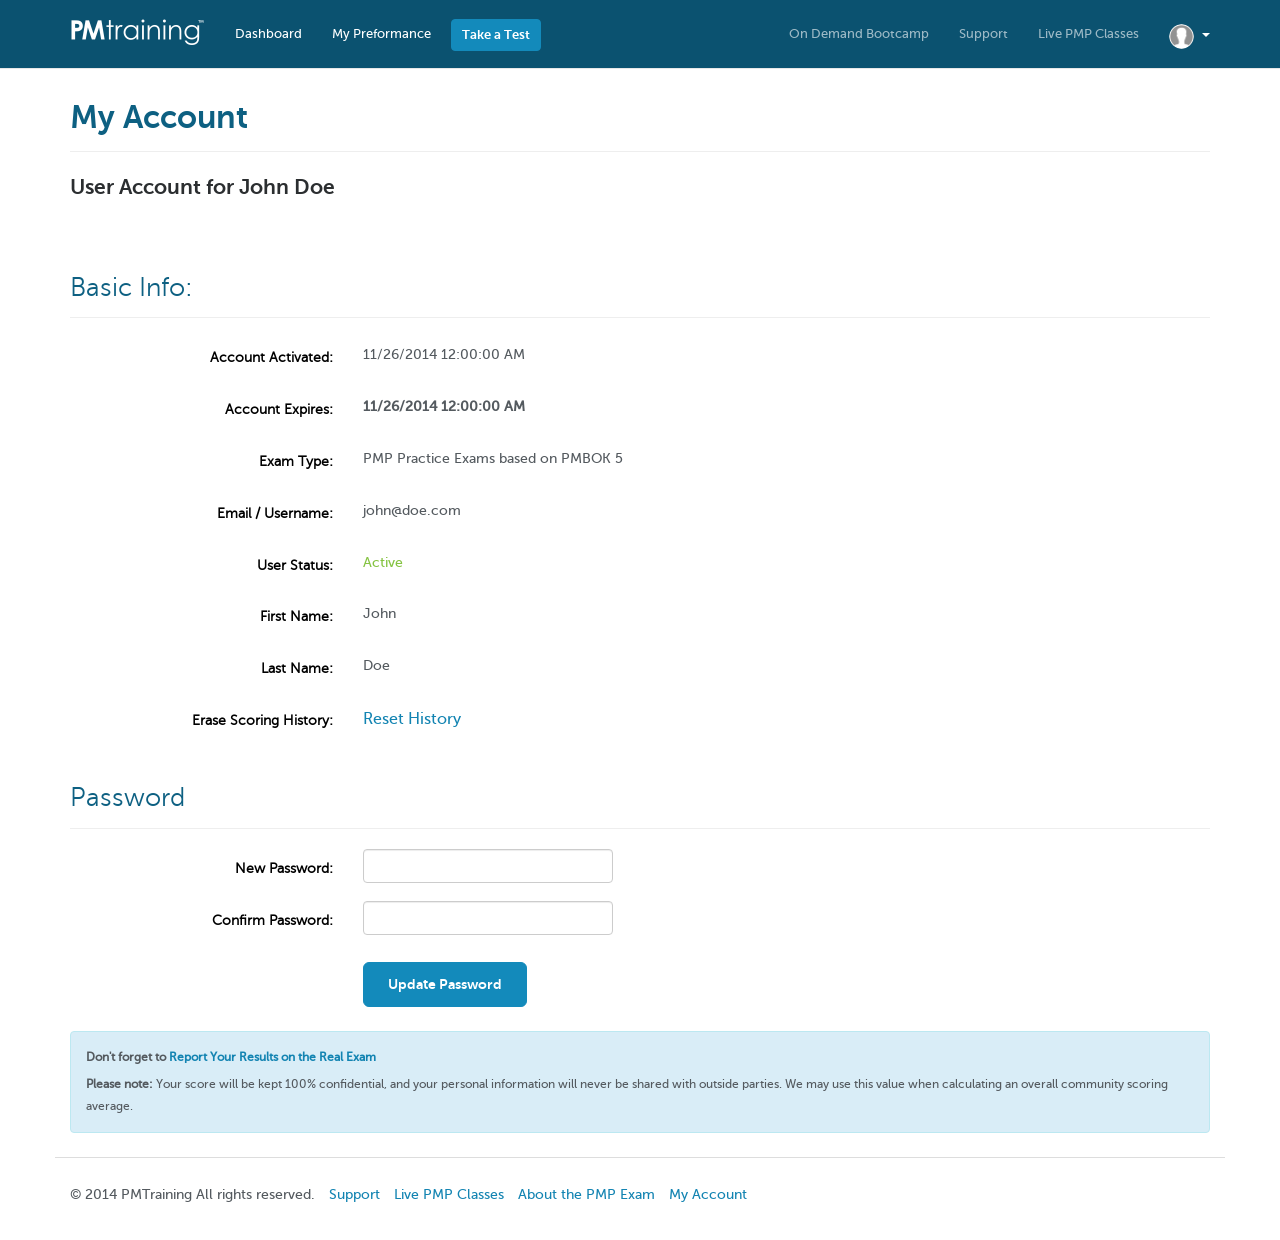
<file: tmp/account/index.html>
<!doctype html>
<html>
  <head>
    <meta charset='utf-8'>
    <meta content='IE=edge,chrome=1' http-equiv='X-UA-Compatible'>
    <meta content='width=device-width, initial-scale=1.0' name='viewport'>
    <title>
      My Account
    </title>
    <link href="../stylesheets/backend.css" media="screen" rel="stylesheet" type="text/css" />
    <link href='/images/favicon.ico' rel='shortcut icon'>
    <!-- %script{:src => "http://code.jquery.com/jquery-latest.min.js", :type => "text/javascript"} -->
    <script src="../javascripts/lib/jquery.js" type="text/javascript"></script>
    <script src="../javascripts/lib/bootstrap.js" type="text/javascript"></script>
    <script src="../javascripts/lib/jquery.fancybox.pack.js" type="text/javascript"></script>
    <script src="../javascripts/lib/helpers/jquery.fancybox-media.js" type="text/javascript"></script>
    <script src="../javascripts/lib/highcharts/highcharts.js" type="text/javascript"></script>
    <script src="../javascripts/lib/highcharts/modules/exporting.js" type="text/javascript"></script>
    <script src="../javascripts/lib/footable/footable.js" type="text/javascript"></script>
    <script src="../javascripts/lib/footable/footable.filter.js" type="text/javascript"></script>
    <script src="../javascripts/scripts.js" type="text/javascript"></script>
    <body class='account account_index'>
      <nav class='navbar navbar-default navbar-fixed-top backend-main-nav' role='navigation'>
        <!-- Brand and toggle get grouped for better mobile display -->
        <div class='container'>
          <div class='navbar-header'>
            <button class='navbar-toggle' data-target='#bs-example-navbar-collapse-1' data-toggle='collapse' type='button'>
              <span class='sr-only'>Toggle navigation</span>
              <span class='icon-bar'></span>
              <span class='icon-bar'></span>
              <span class='icon-bar'></span>
            </button>
            <a class='navbar-brand' href='/dashboard'>
              <div class='logo'></div>
            </a>
          </div>
          <!-- Collect the nav links, forms, and other content for toggling -->
          <div class='collapse navbar-collapse' id='bs-example-navbar-collapse-1'>
            <ul class='nav navbar-nav navbar-left'>
              <li class=''>
                <a class='navbar-item' href='/dashboard'>
                  Dashboard
                </a>
              </li>
              <li class=''>
                <a class='navbar-item' href='/preformance'>
                  My Preformance
                </a>
              </li>
              <li>
                <a class='navbar-item btn btn-primary' href='/tests'>
                  Take a Test
                </a>
              </li>
            </ul>
            <ul class='nav navbar-nav navbar-right'>
              <li class=''>
                <a class='navbar-item navbar-item-muted' href='#'>
                  On Demand Bootcamp
                </a>
              </li>
              <li class=''>
                <a class='navbar-item navbar-item-muted' href='/support/faqs'>
                  Support
                </a>
              </li>
              <li class=''>
                <a class='navbar-item navbar-item-muted' href='#'>
                  Live PMP Classes
                </a>
              </li>
              <li class='dropdown'>
                <a class='dropdown-toggle navbar-item' data-toggle='dropdown' href='#'>
                  <img class="img-circle avatar-sm quarter-margin-right pull-left" width="25px" src="../images/no_avatar_sm.png" />
                  <b class='caret'></b>
                </a>
                <ul class='dropdown-menu'>
                  <li>
                    <a href='/account'>
                      My Account
                    </a>
                  </li>
                  <li>
                    <a href='/public/login'>
                      Sign Out
                    </a>
                  </li>
                </ul>
              </li>
            </ul>
          </div>
        </div>
      </nav>
      <!-- end menu -->
      <section>
        <div class='container'>
          <div class='row'>
            <div class='col-lg-12'>
              <div class='page-header no-margin-top'>
                <h1 class='no-margin-bottom'>
                  My Account
                </h1>
              </div>
            </div>
          </div>
          <div class='row'>
            <div class='col-lg-12'>
              <h3>
                User Account for John Doe
              </h3>
            </div>
          </div>
          <div class='row'>
            <div class='col-md-12'>
              <form class='form-horizontal' role='form'>
                <div class='page-header'>
                  <h2 class='no-margin-bottom'>
                    Basic Info:
                  </h2>
                </div>
                <div class='form-group no-margin-bottom'>
                  <label class='col-sm-3 control-label'>
                    Account Activated:
                  </label>
                  <div class='col-sm-9'>
                    <p class='quarter-margin-top'>
                      11/26/2014 12:00:00 AM
                    </p>
                  </div>
                </div>
                <div class='form-group no-margin-bottom'>
                  <label class='col-sm-3 control-label'>
                    Account Expires:
                  </label>
                  <div class='col-sm-9'>
                    <p class='quarter-margin-top'>
                      <strong>
                        11/26/2014 12:00:00 AM
                      </strong>
                    </p>
                  </div>
                </div>
                <div class='form-group no-margin-bottom'>
                  <label class='col-sm-3 control-label'>
                    Exam Type:
                  </label>
                  <div class='col-sm-9'>
                    <p class='quarter-margin-top'>
                      PMP Practice Exams based on PMBOK 5
                    </p>
                  </div>
                </div>
                <div class='form-group no-margin-bottom'>
                  <label class='col-sm-3 control-label'>
                    Email / Username:
                  </label>
                  <div class='col-sm-9'>
                    <p class='quarter-margin-top'>
                      john@doe.com
                    </p>
                  </div>
                </div>
                <div class='form-group no-margin-bottom'>
                  <label class='col-sm-3 control-label'>
                    User Status:
                  </label>
                  <div class='col-sm-9'>
                    <p class='text-success quarter-margin-top'>
                      Active
                    </p>
                  </div>
                </div>
                <div class='form-group no-margin-bottom'>
                  <label class='col-sm-3 control-label'>
                    First Name:
                  </label>
                  <div class='col-sm-9'>
                    <p class='quarter-margin-top'>
                      John
                    </p>
                  </div>
                </div>
                <div class='form-group no-margin-bottom'>
                  <label class='col-sm-3 control-label quarter-margin-bottom'>
                    Last Name:
                  </label>
                  <div class='col-sm-9'>
                    <p class='quarter-margin-top'>
                      Doe
                    </p>
                  </div>
                </div>
                <div class='form-group no-margin-bottom'>
                  <label class='col-sm-3 control-label quarter-margin-bottom'>
                    Erase Scoring History:
                  </label>
                  <div class='col-sm-9'>
                    <a class='pull-left quarter-margin-top' href='#'>
                      Reset History
                    </a>
                  </div>
                </div>
                <div class='page-header'>
                  <h2 class='no-margin-bottom'>
                    Password
                  </h2>
                </div>
                <div class='form-group'>
                  <label class='col-sm-3 control-label quarter-margin-bottom'>
                    New Password:
                  </label>
                  <div class='col-sm-9'>
                    <input class='form-control' style='max-width:250px;'>
                  </div>
                </div>
                <div class='form-group margin-bottom'>
                  <label class='col-sm-3 control-label quarter-margin-bottom'>
                    Confirm Password:
                  </label>
                  <div class='col-sm-9'>
                    <input class='form-control' style='max-width:250px;'>
                  </div>
                </div>
                <div class='form-group no-margin-bottom'>
                  <div class='col-sm-3'></div>
                  <div class='col-sm-9'>
                    <a class='btn btn-lg btn-primary margin-bottom' href='#'>
                      Update Password
                    </a>
                  </div>
                </div>
              </form>
            </div>
            <hr class='no-margin-top'>
          </div>
          <div class='row'>
            <div class='col-lg-12'>
              <div class='alert alert-info no-margin-bottom'>
                <p>
                  <strong>
                    Don't forget to
                    <a href='/support/contact'>
                      Report Your Results on the Real Exam
                    </a>
                  </strong>
                </p>
                <p>
                  <strong>
                    Please note:
                  </strong>
                  Your score will be kept 100% confidential, and your personal information will never be shared with outside parties. We may use this value when calculating an overall community scoring average.
                </p>
              </div>
            </div>
          </div>
        </div>
      </section>
      <!-- end main content -->
      <section class='no-padding-top'>
        <div id='backend-footer'>
          <div class='container'>
            <div class='row border-top'>
              <div class='col-sm-12'>
                <div class='pull-left padding-top full-width'>
                  <nav>
                    <ul class='list-inline pull-left footer-nav'>
                      <li>
                        © 2014 PMTraining All rights reserved.
                      </li>
                      <li>
                        <a href='/support/faqs'>
                          Support
                        </a>
                      </li>
                      <li>
                        <a href='#'>
                          Live PMP Classes
                        </a>
                      </li>
                      <li>
                        <a href='#'>
                          About the PMP Exam
                        </a>
                      </li>
                      <li>
                        <a href='/account'>
                          My Account
                        </a>
                      </li>
                    </ul>
                  </nav>
                </div>
              </div>
            </div>
          </div>
        </div>
      </section>
      <!-- /tests -->
      <!-- /show -->
      <div aria-hidden='true' class='modal' id='showCustomTestModal' role='dialog'>
        <div class='modal-dialog'>
          <div class='modal-content'></div>
        </div>
      </div>
      <!-- /custom tests -->
      <!-- /new -->
      <div aria-hidden='true' class='modal fade' id='newCustomTestModal' role='dialog'>
        <div class='modal-dialog'>
          <div class='modal-content'></div>
        </div>
      </div>
      <!-- /questions -->
      <!-- /confirm begin -->
      <div aria-hidden='true' class='modal' id='beginTestConfirmModal' role='dialog'>
        <div class='modal-dialog'>
          <div class='modal-content'></div>
        </div>
      </div>
      <!-- /confirm submit -->
      <div aria-hidden='true' class='modal' id='confirmSubmitModal' role='dialog'>
        <div class='modal-dialog modal-sm'>
          <div class='modal-content'>
            <div class='modal-body no-padding-bottom'>
              <div class='row'>
                <div class='col-sm-3 hidden-xs'>
                  <i class='fa fa-exclamation-circle text-danger modal-icon half-margin-bottom' style='font-size:3em;'></i>
                </div>
                <div class='col-sm-9 col-xs-12'>
                  <p class='no-margin-bottom'>
                    Are you sure you want to submit your answers?
                  </p>
                </div>
              </div>
            </div>
            <div class='modal-footer'>
              <button class='btn-link cursor-pointer half-margin-right' data-dismiss='modal'>
                Cancel
              </button>
              <a class='btn btn-success' href='/tests' type='button'>
                Submit
              </a>
            </div>
          </div>
        </div>
      </div>
    </body>
  </head>
</html>
</file>
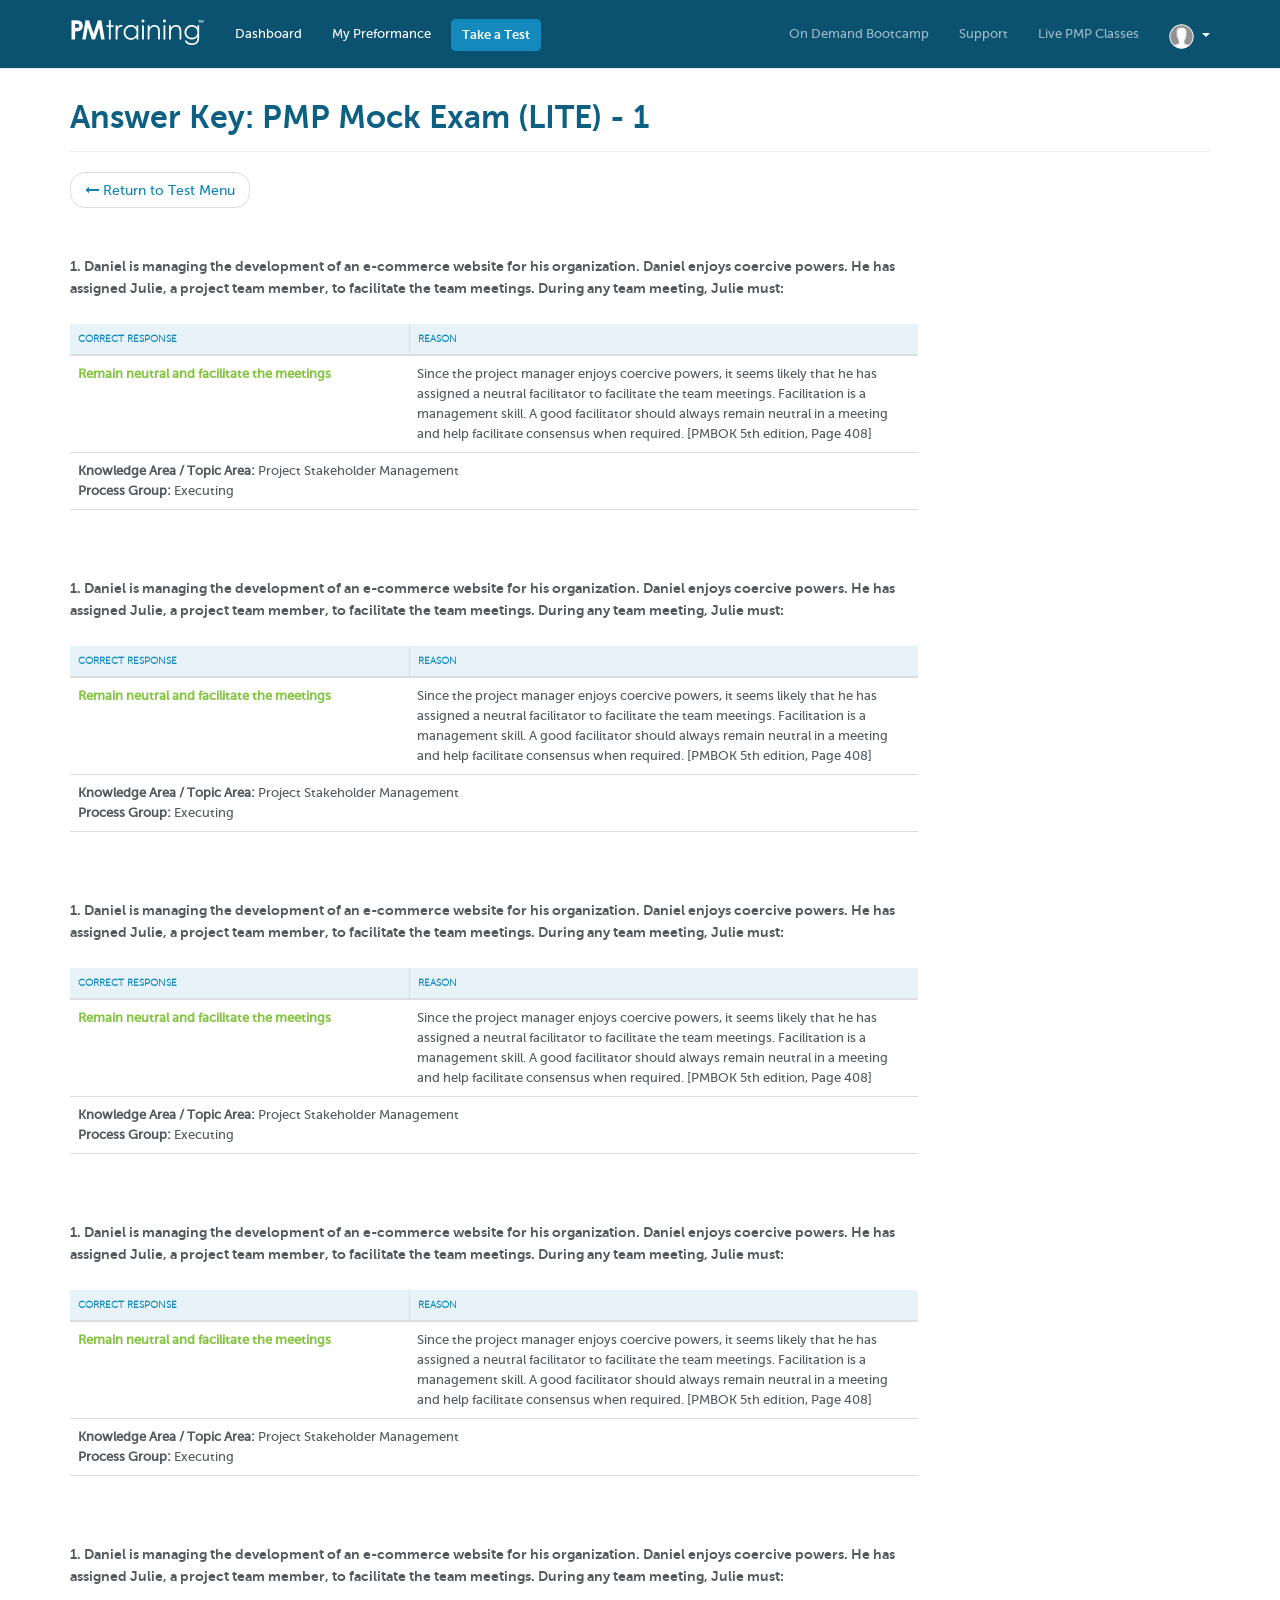
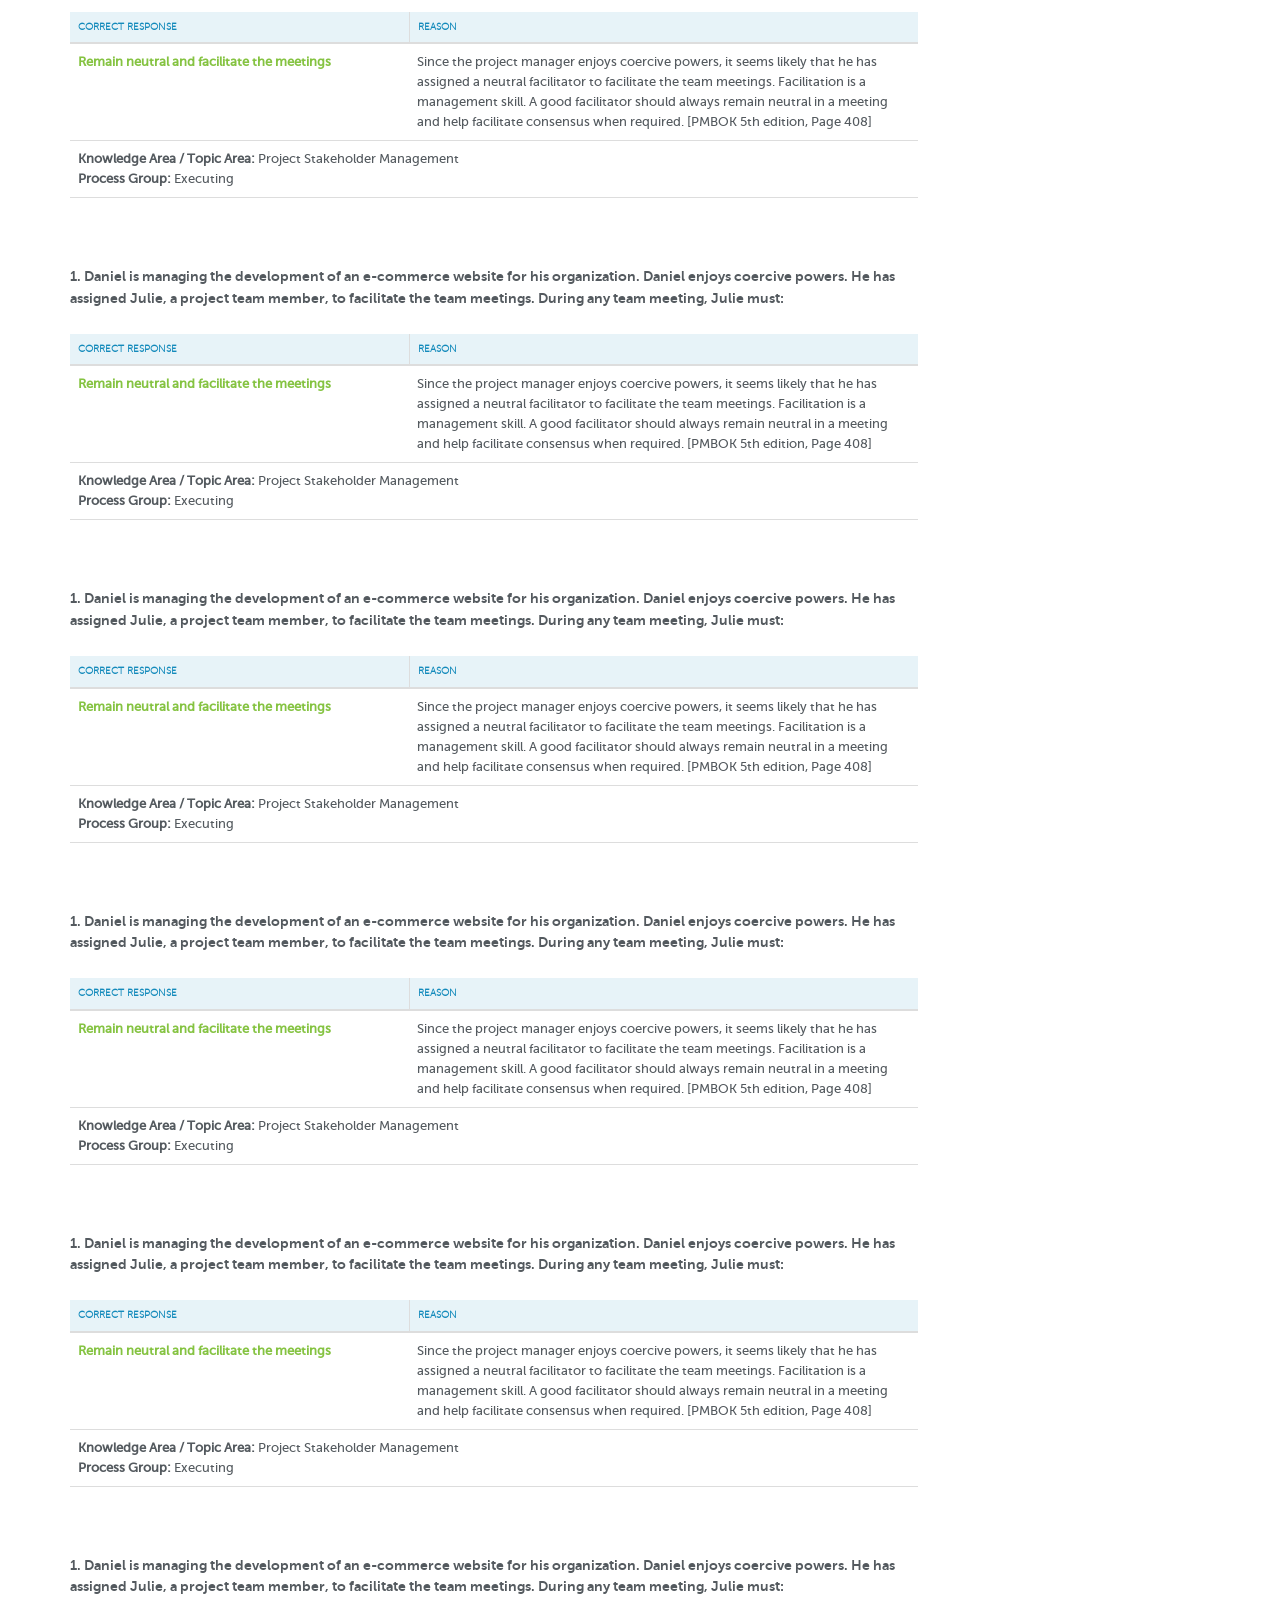
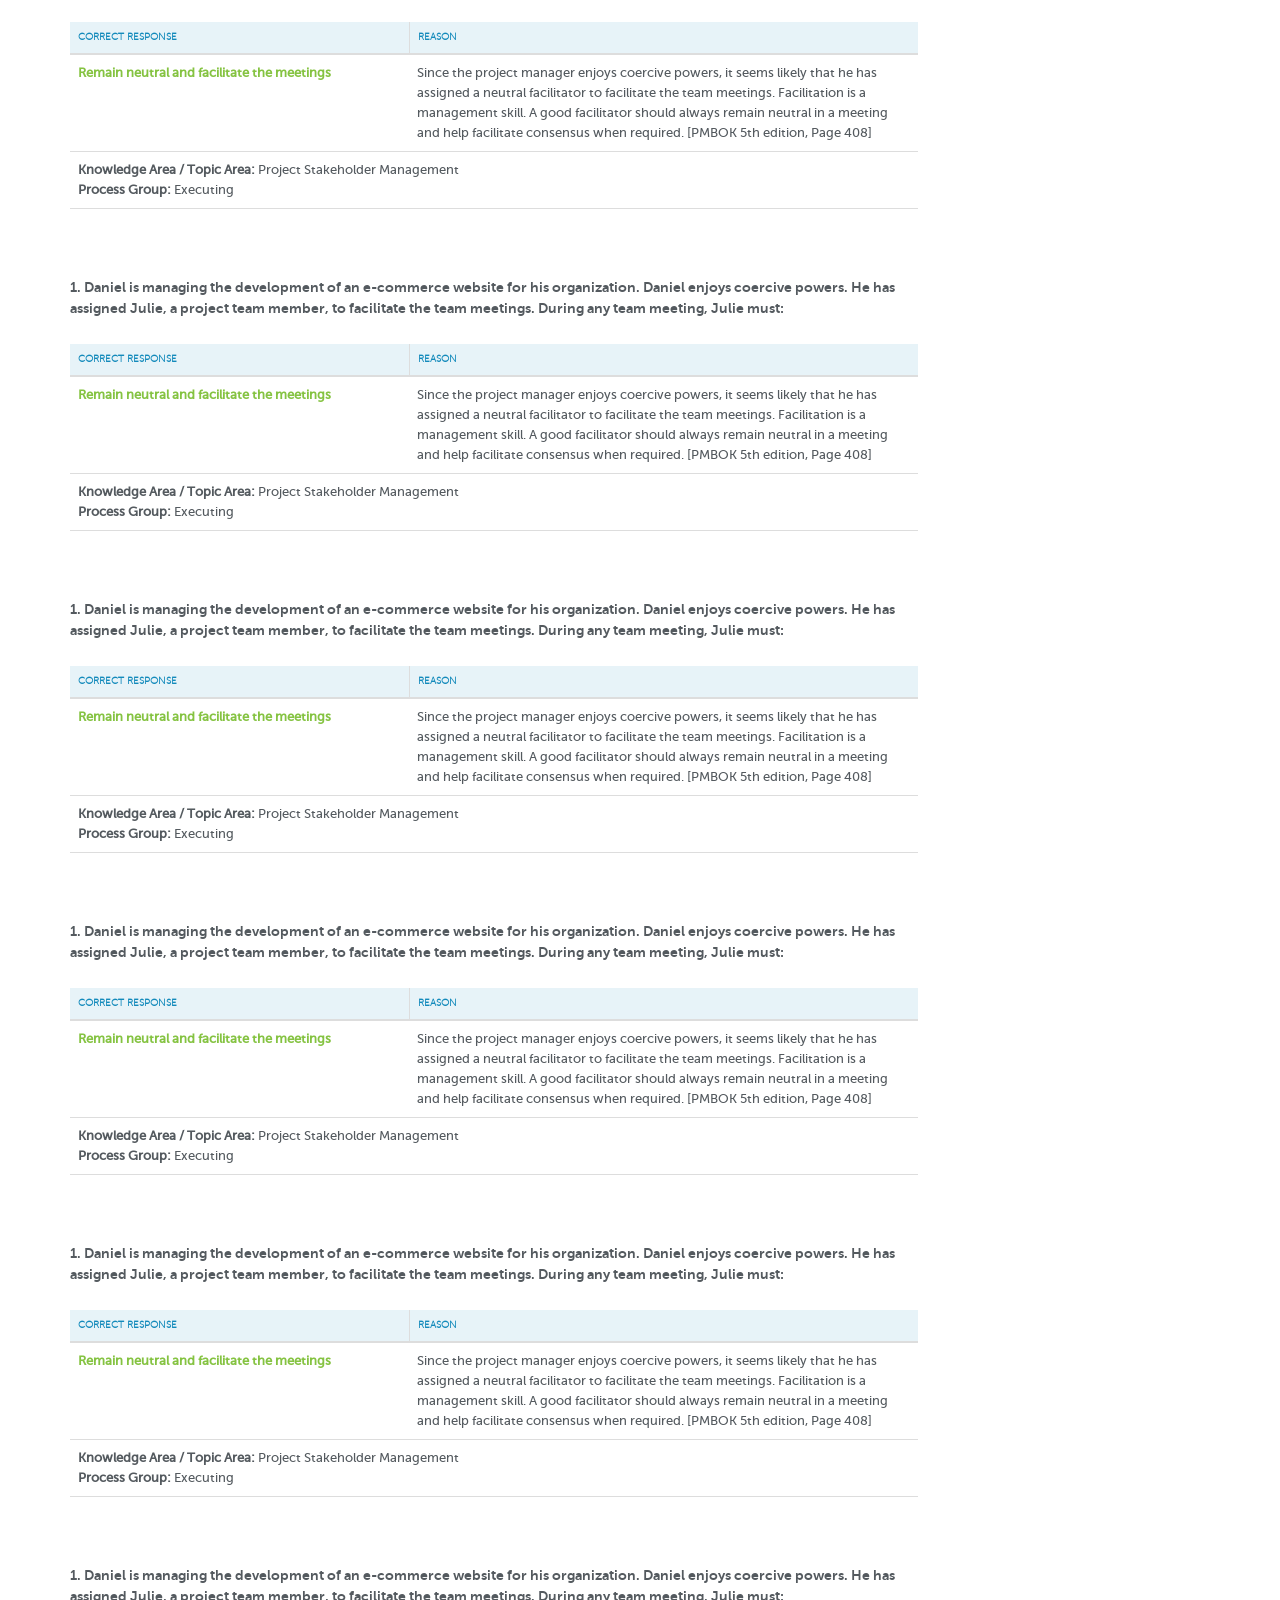
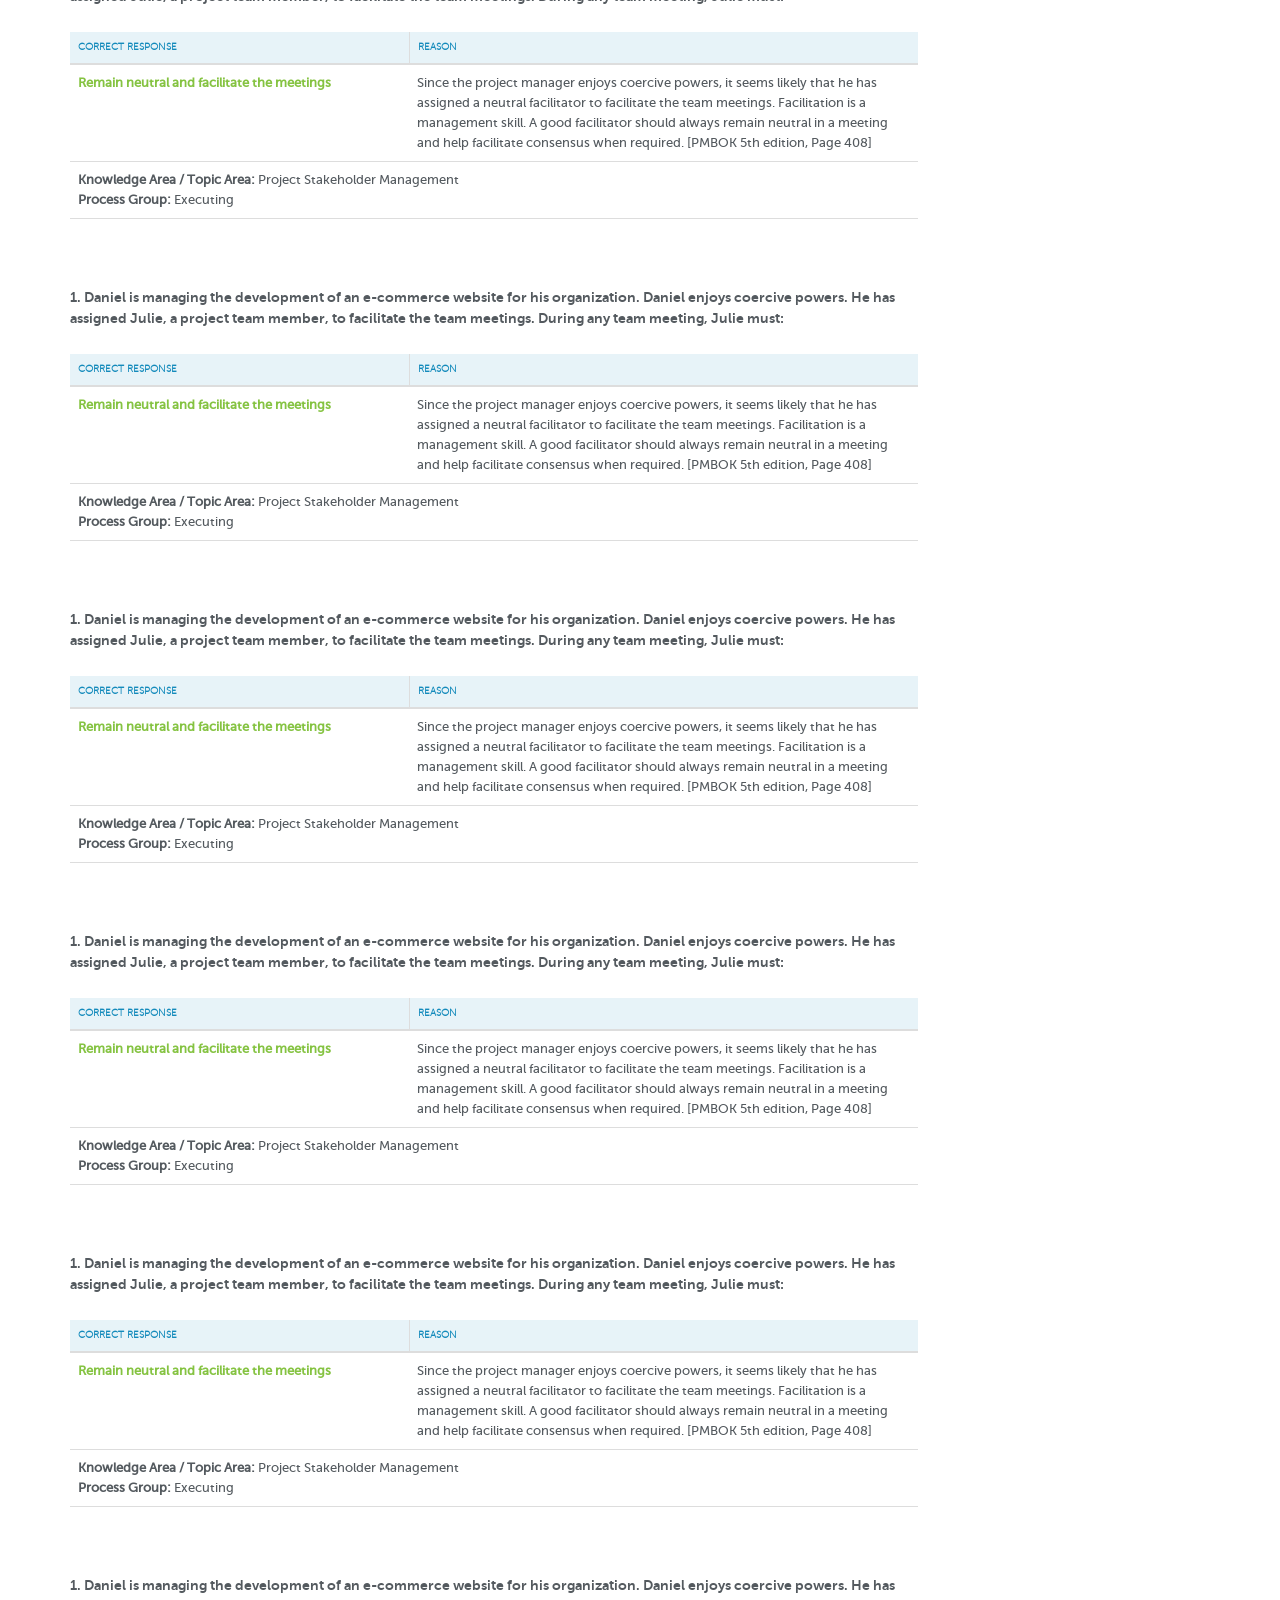
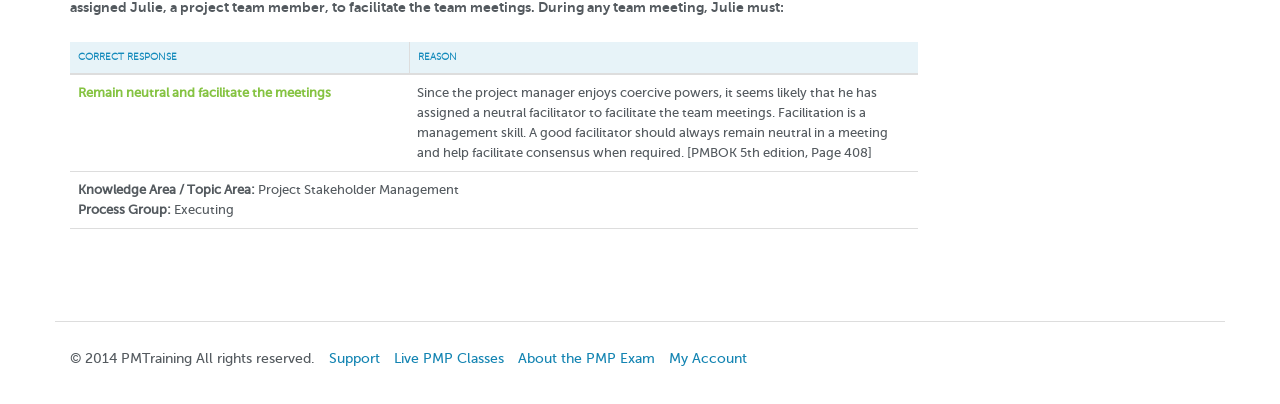
<file: tmp/answers/index.html>
<!doctype html>
<html>
  <head>
    <meta charset='utf-8'>
    <meta content='IE=edge,chrome=1' http-equiv='X-UA-Compatible'>
    <meta content='width=device-width, initial-scale=1.0' name='viewport'>
    <title>
      Answer Key: PMP Mock Exam (LITE) - 1
    </title>
    <link href="../stylesheets/backend.css" media="screen" rel="stylesheet" type="text/css" />
    <link href='/images/favicon.ico' rel='shortcut icon'>
    <!-- %script{:src => "http://code.jquery.com/jquery-latest.min.js", :type => "text/javascript"} -->
    <script src="../javascripts/lib/jquery.js" type="text/javascript"></script>
    <script src="../javascripts/lib/bootstrap.js" type="text/javascript"></script>
    <script src="../javascripts/lib/jquery.fancybox.pack.js" type="text/javascript"></script>
    <script src="../javascripts/lib/helpers/jquery.fancybox-media.js" type="text/javascript"></script>
    <script src="../javascripts/lib/highcharts/highcharts.js" type="text/javascript"></script>
    <script src="../javascripts/lib/highcharts/modules/exporting.js" type="text/javascript"></script>
    <script src="../javascripts/lib/footable/footable.js" type="text/javascript"></script>
    <script src="../javascripts/lib/footable/footable.filter.js" type="text/javascript"></script>
    <script src="../javascripts/scripts.js" type="text/javascript"></script>
    <body class='answers answers_index'>
      <nav class='navbar navbar-default navbar-fixed-top backend-main-nav' role='navigation'>
        <!-- Brand and toggle get grouped for better mobile display -->
        <div class='container'>
          <div class='navbar-header'>
            <button class='navbar-toggle' data-target='#bs-example-navbar-collapse-1' data-toggle='collapse' type='button'>
              <span class='sr-only'>Toggle navigation</span>
              <span class='icon-bar'></span>
              <span class='icon-bar'></span>
              <span class='icon-bar'></span>
            </button>
            <a class='navbar-brand' href='/dashboard'>
              <div class='logo'></div>
            </a>
          </div>
          <!-- Collect the nav links, forms, and other content for toggling -->
          <div class='collapse navbar-collapse' id='bs-example-navbar-collapse-1'>
            <ul class='nav navbar-nav navbar-left'>
              <li class=''>
                <a class='navbar-item' href='/dashboard'>
                  Dashboard
                </a>
              </li>
              <li class=''>
                <a class='navbar-item' href='/preformance'>
                  My Preformance
                </a>
              </li>
              <li>
                <a class='navbar-item btn btn-primary' href='/tests'>
                  Take a Test
                </a>
              </li>
            </ul>
            <ul class='nav navbar-nav navbar-right'>
              <li class=''>
                <a class='navbar-item navbar-item-muted' href='#'>
                  On Demand Bootcamp
                </a>
              </li>
              <li class=''>
                <a class='navbar-item navbar-item-muted' href='/support/faqs'>
                  Support
                </a>
              </li>
              <li class=''>
                <a class='navbar-item navbar-item-muted' href='#'>
                  Live PMP Classes
                </a>
              </li>
              <li class='dropdown'>
                <a class='dropdown-toggle navbar-item' data-toggle='dropdown' href='#'>
                  <img class="img-circle avatar-sm quarter-margin-right pull-left" width="25px" src="../images/no_avatar_sm.png" />
                  <b class='caret'></b>
                </a>
                <ul class='dropdown-menu'>
                  <li>
                    <a href='/account'>
                      My Account
                    </a>
                  </li>
                  <li>
                    <a href='/public/login'>
                      Sign Out
                    </a>
                  </li>
                </ul>
              </li>
            </ul>
          </div>
        </div>
      </nav>
      <!-- end menu -->
      <section>
        <div class='container'>
          <div class='row margin-bottom'>
            <div class='col-lg-12'>
              <div class='page-header no-margin-top'>
                <h1 class='no-margin-bottom'>
                  Answer Key: PMP Mock Exam (LITE) - 1
                </h1>
              </div>
              <div class='margin-bottom'>
                <ul class='pager'>
                  <li class='previous'>
                    <a class='no-underline-link' href='/tests'>
                      <i class='fa fa-long-arrow-left'></i>
                      Return to Test Menu
                    </a>
                  </li>
                </ul>
              </div>
            </div>
          </div>
          <div class='row'>
            <div class='col-sm-9'>
              <div class='row double-margin-bottom'>
                <div class='col-lg-12'>
                  <p class='bold-font-name'>
                    1. Daniel is managing the development of an e-commerce website for his organization. Daniel enjoys coercive powers. He has assigned Julie, a project team member, to facilitate the team meetings. During any team meeting, Julie must:
                  </p>
                  <div class='pm-table-wrapper'>
                    <table class='table border-bottom'>
                      <thead>
                        <tr>
                          <th width='40%'>
                            Correct Response
                          </th>
                          <th>
                            Reason
                          </th>
                        </tr>
                      </thead>
                      <tbody>
                        <tr>
                          <td>
                            <p class='no-margin-bottom text-success'>
                              <strong>
                                Remain neutral and facilitate the meetings
                              </strong>
                            </p>
                          </td>
                          <td>
                            <p class='no-margin-bottom'>
                              Since the project manager enjoys coercive powers, it seems likely that he has assigned a neutral facilitator to facilitate the team meetings. Facilitation is a management skill. A good facilitator should always remain neutral in a meeting and help facilitate consensus when required. [PMBOK 5th edition, Page 408]
                            </p>
                          </td>
                        </tr>
                        <tr>
                          <td colspan='2'>
                            <p class='no-margin-bottom'>
                              <strong>
                                Knowledge Area / Topic Area:
                              </strong>
                              Project Stakeholder Management
                            </p>
                            <p class='no-margin-bottom'>
                              <strong>
                                Process Group:
                              </strong>
                              Executing
                            </p>
                          </td>
                        </tr>
                      </tbody>
                    </table>
                  </div>
                </div>
              </div>
              <div class='row double-margin-bottom'>
                <div class='col-lg-12'>
                  <p class='bold-font-name'>
                    1. Daniel is managing the development of an e-commerce website for his organization. Daniel enjoys coercive powers. He has assigned Julie, a project team member, to facilitate the team meetings. During any team meeting, Julie must:
                  </p>
                  <div class='pm-table-wrapper'>
                    <table class='table border-bottom'>
                      <thead>
                        <tr>
                          <th width='40%'>
                            Correct Response
                          </th>
                          <th>
                            Reason
                          </th>
                        </tr>
                      </thead>
                      <tbody>
                        <tr>
                          <td>
                            <p class='no-margin-bottom text-success'>
                              <strong>
                                Remain neutral and facilitate the meetings
                              </strong>
                            </p>
                          </td>
                          <td>
                            <p class='no-margin-bottom'>
                              Since the project manager enjoys coercive powers, it seems likely that he has assigned a neutral facilitator to facilitate the team meetings. Facilitation is a management skill. A good facilitator should always remain neutral in a meeting and help facilitate consensus when required. [PMBOK 5th edition, Page 408]
                            </p>
                          </td>
                        </tr>
                        <tr>
                          <td colspan='2'>
                            <p class='no-margin-bottom'>
                              <strong>
                                Knowledge Area / Topic Area:
                              </strong>
                              Project Stakeholder Management
                            </p>
                            <p class='no-margin-bottom'>
                              <strong>
                                Process Group:
                              </strong>
                              Executing
                            </p>
                          </td>
                        </tr>
                      </tbody>
                    </table>
                  </div>
                </div>
              </div>
              <div class='row double-margin-bottom'>
                <div class='col-lg-12'>
                  <p class='bold-font-name'>
                    1. Daniel is managing the development of an e-commerce website for his organization. Daniel enjoys coercive powers. He has assigned Julie, a project team member, to facilitate the team meetings. During any team meeting, Julie must:
                  </p>
                  <div class='pm-table-wrapper'>
                    <table class='table border-bottom'>
                      <thead>
                        <tr>
                          <th width='40%'>
                            Correct Response
                          </th>
                          <th>
                            Reason
                          </th>
                        </tr>
                      </thead>
                      <tbody>
                        <tr>
                          <td>
                            <p class='no-margin-bottom text-success'>
                              <strong>
                                Remain neutral and facilitate the meetings
                              </strong>
                            </p>
                          </td>
                          <td>
                            <p class='no-margin-bottom'>
                              Since the project manager enjoys coercive powers, it seems likely that he has assigned a neutral facilitator to facilitate the team meetings. Facilitation is a management skill. A good facilitator should always remain neutral in a meeting and help facilitate consensus when required. [PMBOK 5th edition, Page 408]
                            </p>
                          </td>
                        </tr>
                        <tr>
                          <td colspan='2'>
                            <p class='no-margin-bottom'>
                              <strong>
                                Knowledge Area / Topic Area:
                              </strong>
                              Project Stakeholder Management
                            </p>
                            <p class='no-margin-bottom'>
                              <strong>
                                Process Group:
                              </strong>
                              Executing
                            </p>
                          </td>
                        </tr>
                      </tbody>
                    </table>
                  </div>
                </div>
              </div>
              <div class='row double-margin-bottom'>
                <div class='col-lg-12'>
                  <p class='bold-font-name'>
                    1. Daniel is managing the development of an e-commerce website for his organization. Daniel enjoys coercive powers. He has assigned Julie, a project team member, to facilitate the team meetings. During any team meeting, Julie must:
                  </p>
                  <div class='pm-table-wrapper'>
                    <table class='table border-bottom'>
                      <thead>
                        <tr>
                          <th width='40%'>
                            Correct Response
                          </th>
                          <th>
                            Reason
                          </th>
                        </tr>
                      </thead>
                      <tbody>
                        <tr>
                          <td>
                            <p class='no-margin-bottom text-success'>
                              <strong>
                                Remain neutral and facilitate the meetings
                              </strong>
                            </p>
                          </td>
                          <td>
                            <p class='no-margin-bottom'>
                              Since the project manager enjoys coercive powers, it seems likely that he has assigned a neutral facilitator to facilitate the team meetings. Facilitation is a management skill. A good facilitator should always remain neutral in a meeting and help facilitate consensus when required. [PMBOK 5th edition, Page 408]
                            </p>
                          </td>
                        </tr>
                        <tr>
                          <td colspan='2'>
                            <p class='no-margin-bottom'>
                              <strong>
                                Knowledge Area / Topic Area:
                              </strong>
                              Project Stakeholder Management
                            </p>
                            <p class='no-margin-bottom'>
                              <strong>
                                Process Group:
                              </strong>
                              Executing
                            </p>
                          </td>
                        </tr>
                      </tbody>
                    </table>
                  </div>
                </div>
              </div>
              <div class='row double-margin-bottom'>
                <div class='col-lg-12'>
                  <p class='bold-font-name'>
                    1. Daniel is managing the development of an e-commerce website for his organization. Daniel enjoys coercive powers. He has assigned Julie, a project team member, to facilitate the team meetings. During any team meeting, Julie must:
                  </p>
                  <div class='pm-table-wrapper'>
                    <table class='table border-bottom'>
                      <thead>
                        <tr>
                          <th width='40%'>
                            Correct Response
                          </th>
                          <th>
                            Reason
                          </th>
                        </tr>
                      </thead>
                      <tbody>
                        <tr>
                          <td>
                            <p class='no-margin-bottom text-success'>
                              <strong>
                                Remain neutral and facilitate the meetings
                              </strong>
                            </p>
                          </td>
                          <td>
                            <p class='no-margin-bottom'>
                              Since the project manager enjoys coercive powers, it seems likely that he has assigned a neutral facilitator to facilitate the team meetings. Facilitation is a management skill. A good facilitator should always remain neutral in a meeting and help facilitate consensus when required. [PMBOK 5th edition, Page 408]
                            </p>
                          </td>
                        </tr>
                        <tr>
                          <td colspan='2'>
                            <p class='no-margin-bottom'>
                              <strong>
                                Knowledge Area / Topic Area:
                              </strong>
                              Project Stakeholder Management
                            </p>
                            <p class='no-margin-bottom'>
                              <strong>
                                Process Group:
                              </strong>
                              Executing
                            </p>
                          </td>
                        </tr>
                      </tbody>
                    </table>
                  </div>
                </div>
              </div>
              <div class='row double-margin-bottom'>
                <div class='col-lg-12'>
                  <p class='bold-font-name'>
                    1. Daniel is managing the development of an e-commerce website for his organization. Daniel enjoys coercive powers. He has assigned Julie, a project team member, to facilitate the team meetings. During any team meeting, Julie must:
                  </p>
                  <div class='pm-table-wrapper'>
                    <table class='table border-bottom'>
                      <thead>
                        <tr>
                          <th width='40%'>
                            Correct Response
                          </th>
                          <th>
                            Reason
                          </th>
                        </tr>
                      </thead>
                      <tbody>
                        <tr>
                          <td>
                            <p class='no-margin-bottom text-success'>
                              <strong>
                                Remain neutral and facilitate the meetings
                              </strong>
                            </p>
                          </td>
                          <td>
                            <p class='no-margin-bottom'>
                              Since the project manager enjoys coercive powers, it seems likely that he has assigned a neutral facilitator to facilitate the team meetings. Facilitation is a management skill. A good facilitator should always remain neutral in a meeting and help facilitate consensus when required. [PMBOK 5th edition, Page 408]
                            </p>
                          </td>
                        </tr>
                        <tr>
                          <td colspan='2'>
                            <p class='no-margin-bottom'>
                              <strong>
                                Knowledge Area / Topic Area:
                              </strong>
                              Project Stakeholder Management
                            </p>
                            <p class='no-margin-bottom'>
                              <strong>
                                Process Group:
                              </strong>
                              Executing
                            </p>
                          </td>
                        </tr>
                      </tbody>
                    </table>
                  </div>
                </div>
              </div>
              <div class='row double-margin-bottom'>
                <div class='col-lg-12'>
                  <p class='bold-font-name'>
                    1. Daniel is managing the development of an e-commerce website for his organization. Daniel enjoys coercive powers. He has assigned Julie, a project team member, to facilitate the team meetings. During any team meeting, Julie must:
                  </p>
                  <div class='pm-table-wrapper'>
                    <table class='table border-bottom'>
                      <thead>
                        <tr>
                          <th width='40%'>
                            Correct Response
                          </th>
                          <th>
                            Reason
                          </th>
                        </tr>
                      </thead>
                      <tbody>
                        <tr>
                          <td>
                            <p class='no-margin-bottom text-success'>
                              <strong>
                                Remain neutral and facilitate the meetings
                              </strong>
                            </p>
                          </td>
                          <td>
                            <p class='no-margin-bottom'>
                              Since the project manager enjoys coercive powers, it seems likely that he has assigned a neutral facilitator to facilitate the team meetings. Facilitation is a management skill. A good facilitator should always remain neutral in a meeting and help facilitate consensus when required. [PMBOK 5th edition, Page 408]
                            </p>
                          </td>
                        </tr>
                        <tr>
                          <td colspan='2'>
                            <p class='no-margin-bottom'>
                              <strong>
                                Knowledge Area / Topic Area:
                              </strong>
                              Project Stakeholder Management
                            </p>
                            <p class='no-margin-bottom'>
                              <strong>
                                Process Group:
                              </strong>
                              Executing
                            </p>
                          </td>
                        </tr>
                      </tbody>
                    </table>
                  </div>
                </div>
              </div>
              <div class='row double-margin-bottom'>
                <div class='col-lg-12'>
                  <p class='bold-font-name'>
                    1. Daniel is managing the development of an e-commerce website for his organization. Daniel enjoys coercive powers. He has assigned Julie, a project team member, to facilitate the team meetings. During any team meeting, Julie must:
                  </p>
                  <div class='pm-table-wrapper'>
                    <table class='table border-bottom'>
                      <thead>
                        <tr>
                          <th width='40%'>
                            Correct Response
                          </th>
                          <th>
                            Reason
                          </th>
                        </tr>
                      </thead>
                      <tbody>
                        <tr>
                          <td>
                            <p class='no-margin-bottom text-success'>
                              <strong>
                                Remain neutral and facilitate the meetings
                              </strong>
                            </p>
                          </td>
                          <td>
                            <p class='no-margin-bottom'>
                              Since the project manager enjoys coercive powers, it seems likely that he has assigned a neutral facilitator to facilitate the team meetings. Facilitation is a management skill. A good facilitator should always remain neutral in a meeting and help facilitate consensus when required. [PMBOK 5th edition, Page 408]
                            </p>
                          </td>
                        </tr>
                        <tr>
                          <td colspan='2'>
                            <p class='no-margin-bottom'>
                              <strong>
                                Knowledge Area / Topic Area:
                              </strong>
                              Project Stakeholder Management
                            </p>
                            <p class='no-margin-bottom'>
                              <strong>
                                Process Group:
                              </strong>
                              Executing
                            </p>
                          </td>
                        </tr>
                      </tbody>
                    </table>
                  </div>
                </div>
              </div>
              <div class='row double-margin-bottom'>
                <div class='col-lg-12'>
                  <p class='bold-font-name'>
                    1. Daniel is managing the development of an e-commerce website for his organization. Daniel enjoys coercive powers. He has assigned Julie, a project team member, to facilitate the team meetings. During any team meeting, Julie must:
                  </p>
                  <div class='pm-table-wrapper'>
                    <table class='table border-bottom'>
                      <thead>
                        <tr>
                          <th width='40%'>
                            Correct Response
                          </th>
                          <th>
                            Reason
                          </th>
                        </tr>
                      </thead>
                      <tbody>
                        <tr>
                          <td>
                            <p class='no-margin-bottom text-success'>
                              <strong>
                                Remain neutral and facilitate the meetings
                              </strong>
                            </p>
                          </td>
                          <td>
                            <p class='no-margin-bottom'>
                              Since the project manager enjoys coercive powers, it seems likely that he has assigned a neutral facilitator to facilitate the team meetings. Facilitation is a management skill. A good facilitator should always remain neutral in a meeting and help facilitate consensus when required. [PMBOK 5th edition, Page 408]
                            </p>
                          </td>
                        </tr>
                        <tr>
                          <td colspan='2'>
                            <p class='no-margin-bottom'>
                              <strong>
                                Knowledge Area / Topic Area:
                              </strong>
                              Project Stakeholder Management
                            </p>
                            <p class='no-margin-bottom'>
                              <strong>
                                Process Group:
                              </strong>
                              Executing
                            </p>
                          </td>
                        </tr>
                      </tbody>
                    </table>
                  </div>
                </div>
              </div>
              <div class='row double-margin-bottom'>
                <div class='col-lg-12'>
                  <p class='bold-font-name'>
                    1. Daniel is managing the development of an e-commerce website for his organization. Daniel enjoys coercive powers. He has assigned Julie, a project team member, to facilitate the team meetings. During any team meeting, Julie must:
                  </p>
                  <div class='pm-table-wrapper'>
                    <table class='table border-bottom'>
                      <thead>
                        <tr>
                          <th width='40%'>
                            Correct Response
                          </th>
                          <th>
                            Reason
                          </th>
                        </tr>
                      </thead>
                      <tbody>
                        <tr>
                          <td>
                            <p class='no-margin-bottom text-success'>
                              <strong>
                                Remain neutral and facilitate the meetings
                              </strong>
                            </p>
                          </td>
                          <td>
                            <p class='no-margin-bottom'>
                              Since the project manager enjoys coercive powers, it seems likely that he has assigned a neutral facilitator to facilitate the team meetings. Facilitation is a management skill. A good facilitator should always remain neutral in a meeting and help facilitate consensus when required. [PMBOK 5th edition, Page 408]
                            </p>
                          </td>
                        </tr>
                        <tr>
                          <td colspan='2'>
                            <p class='no-margin-bottom'>
                              <strong>
                                Knowledge Area / Topic Area:
                              </strong>
                              Project Stakeholder Management
                            </p>
                            <p class='no-margin-bottom'>
                              <strong>
                                Process Group:
                              </strong>
                              Executing
                            </p>
                          </td>
                        </tr>
                      </tbody>
                    </table>
                  </div>
                </div>
              </div>
              <div class='row double-margin-bottom'>
                <div class='col-lg-12'>
                  <p class='bold-font-name'>
                    1. Daniel is managing the development of an e-commerce website for his organization. Daniel enjoys coercive powers. He has assigned Julie, a project team member, to facilitate the team meetings. During any team meeting, Julie must:
                  </p>
                  <div class='pm-table-wrapper'>
                    <table class='table border-bottom'>
                      <thead>
                        <tr>
                          <th width='40%'>
                            Correct Response
                          </th>
                          <th>
                            Reason
                          </th>
                        </tr>
                      </thead>
                      <tbody>
                        <tr>
                          <td>
                            <p class='no-margin-bottom text-success'>
                              <strong>
                                Remain neutral and facilitate the meetings
                              </strong>
                            </p>
                          </td>
                          <td>
                            <p class='no-margin-bottom'>
                              Since the project manager enjoys coercive powers, it seems likely that he has assigned a neutral facilitator to facilitate the team meetings. Facilitation is a management skill. A good facilitator should always remain neutral in a meeting and help facilitate consensus when required. [PMBOK 5th edition, Page 408]
                            </p>
                          </td>
                        </tr>
                        <tr>
                          <td colspan='2'>
                            <p class='no-margin-bottom'>
                              <strong>
                                Knowledge Area / Topic Area:
                              </strong>
                              Project Stakeholder Management
                            </p>
                            <p class='no-margin-bottom'>
                              <strong>
                                Process Group:
                              </strong>
                              Executing
                            </p>
                          </td>
                        </tr>
                      </tbody>
                    </table>
                  </div>
                </div>
              </div>
              <div class='row double-margin-bottom'>
                <div class='col-lg-12'>
                  <p class='bold-font-name'>
                    1. Daniel is managing the development of an e-commerce website for his organization. Daniel enjoys coercive powers. He has assigned Julie, a project team member, to facilitate the team meetings. During any team meeting, Julie must:
                  </p>
                  <div class='pm-table-wrapper'>
                    <table class='table border-bottom'>
                      <thead>
                        <tr>
                          <th width='40%'>
                            Correct Response
                          </th>
                          <th>
                            Reason
                          </th>
                        </tr>
                      </thead>
                      <tbody>
                        <tr>
                          <td>
                            <p class='no-margin-bottom text-success'>
                              <strong>
                                Remain neutral and facilitate the meetings
                              </strong>
                            </p>
                          </td>
                          <td>
                            <p class='no-margin-bottom'>
                              Since the project manager enjoys coercive powers, it seems likely that he has assigned a neutral facilitator to facilitate the team meetings. Facilitation is a management skill. A good facilitator should always remain neutral in a meeting and help facilitate consensus when required. [PMBOK 5th edition, Page 408]
                            </p>
                          </td>
                        </tr>
                        <tr>
                          <td colspan='2'>
                            <p class='no-margin-bottom'>
                              <strong>
                                Knowledge Area / Topic Area:
                              </strong>
                              Project Stakeholder Management
                            </p>
                            <p class='no-margin-bottom'>
                              <strong>
                                Process Group:
                              </strong>
                              Executing
                            </p>
                          </td>
                        </tr>
                      </tbody>
                    </table>
                  </div>
                </div>
              </div>
              <div class='row double-margin-bottom'>
                <div class='col-lg-12'>
                  <p class='bold-font-name'>
                    1. Daniel is managing the development of an e-commerce website for his organization. Daniel enjoys coercive powers. He has assigned Julie, a project team member, to facilitate the team meetings. During any team meeting, Julie must:
                  </p>
                  <div class='pm-table-wrapper'>
                    <table class='table border-bottom'>
                      <thead>
                        <tr>
                          <th width='40%'>
                            Correct Response
                          </th>
                          <th>
                            Reason
                          </th>
                        </tr>
                      </thead>
                      <tbody>
                        <tr>
                          <td>
                            <p class='no-margin-bottom text-success'>
                              <strong>
                                Remain neutral and facilitate the meetings
                              </strong>
                            </p>
                          </td>
                          <td>
                            <p class='no-margin-bottom'>
                              Since the project manager enjoys coercive powers, it seems likely that he has assigned a neutral facilitator to facilitate the team meetings. Facilitation is a management skill. A good facilitator should always remain neutral in a meeting and help facilitate consensus when required. [PMBOK 5th edition, Page 408]
                            </p>
                          </td>
                        </tr>
                        <tr>
                          <td colspan='2'>
                            <p class='no-margin-bottom'>
                              <strong>
                                Knowledge Area / Topic Area:
                              </strong>
                              Project Stakeholder Management
                            </p>
                            <p class='no-margin-bottom'>
                              <strong>
                                Process Group:
                              </strong>
                              Executing
                            </p>
                          </td>
                        </tr>
                      </tbody>
                    </table>
                  </div>
                </div>
              </div>
              <div class='row double-margin-bottom'>
                <div class='col-lg-12'>
                  <p class='bold-font-name'>
                    1. Daniel is managing the development of an e-commerce website for his organization. Daniel enjoys coercive powers. He has assigned Julie, a project team member, to facilitate the team meetings. During any team meeting, Julie must:
                  </p>
                  <div class='pm-table-wrapper'>
                    <table class='table border-bottom'>
                      <thead>
                        <tr>
                          <th width='40%'>
                            Correct Response
                          </th>
                          <th>
                            Reason
                          </th>
                        </tr>
                      </thead>
                      <tbody>
                        <tr>
                          <td>
                            <p class='no-margin-bottom text-success'>
                              <strong>
                                Remain neutral and facilitate the meetings
                              </strong>
                            </p>
                          </td>
                          <td>
                            <p class='no-margin-bottom'>
                              Since the project manager enjoys coercive powers, it seems likely that he has assigned a neutral facilitator to facilitate the team meetings. Facilitation is a management skill. A good facilitator should always remain neutral in a meeting and help facilitate consensus when required. [PMBOK 5th edition, Page 408]
                            </p>
                          </td>
                        </tr>
                        <tr>
                          <td colspan='2'>
                            <p class='no-margin-bottom'>
                              <strong>
                                Knowledge Area / Topic Area:
                              </strong>
                              Project Stakeholder Management
                            </p>
                            <p class='no-margin-bottom'>
                              <strong>
                                Process Group:
                              </strong>
                              Executing
                            </p>
                          </td>
                        </tr>
                      </tbody>
                    </table>
                  </div>
                </div>
              </div>
              <div class='row double-margin-bottom'>
                <div class='col-lg-12'>
                  <p class='bold-font-name'>
                    1. Daniel is managing the development of an e-commerce website for his organization. Daniel enjoys coercive powers. He has assigned Julie, a project team member, to facilitate the team meetings. During any team meeting, Julie must:
                  </p>
                  <div class='pm-table-wrapper'>
                    <table class='table border-bottom'>
                      <thead>
                        <tr>
                          <th width='40%'>
                            Correct Response
                          </th>
                          <th>
                            Reason
                          </th>
                        </tr>
                      </thead>
                      <tbody>
                        <tr>
                          <td>
                            <p class='no-margin-bottom text-success'>
                              <strong>
                                Remain neutral and facilitate the meetings
                              </strong>
                            </p>
                          </td>
                          <td>
                            <p class='no-margin-bottom'>
                              Since the project manager enjoys coercive powers, it seems likely that he has assigned a neutral facilitator to facilitate the team meetings. Facilitation is a management skill. A good facilitator should always remain neutral in a meeting and help facilitate consensus when required. [PMBOK 5th edition, Page 408]
                            </p>
                          </td>
                        </tr>
                        <tr>
                          <td colspan='2'>
                            <p class='no-margin-bottom'>
                              <strong>
                                Knowledge Area / Topic Area:
                              </strong>
                              Project Stakeholder Management
                            </p>
                            <p class='no-margin-bottom'>
                              <strong>
                                Process Group:
                              </strong>
                              Executing
                            </p>
                          </td>
                        </tr>
                      </tbody>
                    </table>
                  </div>
                </div>
              </div>
              <div class='row double-margin-bottom'>
                <div class='col-lg-12'>
                  <p class='bold-font-name'>
                    1. Daniel is managing the development of an e-commerce website for his organization. Daniel enjoys coercive powers. He has assigned Julie, a project team member, to facilitate the team meetings. During any team meeting, Julie must:
                  </p>
                  <div class='pm-table-wrapper'>
                    <table class='table border-bottom'>
                      <thead>
                        <tr>
                          <th width='40%'>
                            Correct Response
                          </th>
                          <th>
                            Reason
                          </th>
                        </tr>
                      </thead>
                      <tbody>
                        <tr>
                          <td>
                            <p class='no-margin-bottom text-success'>
                              <strong>
                                Remain neutral and facilitate the meetings
                              </strong>
                            </p>
                          </td>
                          <td>
                            <p class='no-margin-bottom'>
                              Since the project manager enjoys coercive powers, it seems likely that he has assigned a neutral facilitator to facilitate the team meetings. Facilitation is a management skill. A good facilitator should always remain neutral in a meeting and help facilitate consensus when required. [PMBOK 5th edition, Page 408]
                            </p>
                          </td>
                        </tr>
                        <tr>
                          <td colspan='2'>
                            <p class='no-margin-bottom'>
                              <strong>
                                Knowledge Area / Topic Area:
                              </strong>
                              Project Stakeholder Management
                            </p>
                            <p class='no-margin-bottom'>
                              <strong>
                                Process Group:
                              </strong>
                              Executing
                            </p>
                          </td>
                        </tr>
                      </tbody>
                    </table>
                  </div>
                </div>
              </div>
              <div class='row double-margin-bottom'>
                <div class='col-lg-12'>
                  <p class='bold-font-name'>
                    1. Daniel is managing the development of an e-commerce website for his organization. Daniel enjoys coercive powers. He has assigned Julie, a project team member, to facilitate the team meetings. During any team meeting, Julie must:
                  </p>
                  <div class='pm-table-wrapper'>
                    <table class='table border-bottom'>
                      <thead>
                        <tr>
                          <th width='40%'>
                            Correct Response
                          </th>
                          <th>
                            Reason
                          </th>
                        </tr>
                      </thead>
                      <tbody>
                        <tr>
                          <td>
                            <p class='no-margin-bottom text-success'>
                              <strong>
                                Remain neutral and facilitate the meetings
                              </strong>
                            </p>
                          </td>
                          <td>
                            <p class='no-margin-bottom'>
                              Since the project manager enjoys coercive powers, it seems likely that he has assigned a neutral facilitator to facilitate the team meetings. Facilitation is a management skill. A good facilitator should always remain neutral in a meeting and help facilitate consensus when required. [PMBOK 5th edition, Page 408]
                            </p>
                          </td>
                        </tr>
                        <tr>
                          <td colspan='2'>
                            <p class='no-margin-bottom'>
                              <strong>
                                Knowledge Area / Topic Area:
                              </strong>
                              Project Stakeholder Management
                            </p>
                            <p class='no-margin-bottom'>
                              <strong>
                                Process Group:
                              </strong>
                              Executing
                            </p>
                          </td>
                        </tr>
                      </tbody>
                    </table>
                  </div>
                </div>
              </div>
              <div class='row double-margin-bottom'>
                <div class='col-lg-12'>
                  <p class='bold-font-name'>
                    1. Daniel is managing the development of an e-commerce website for his organization. Daniel enjoys coercive powers. He has assigned Julie, a project team member, to facilitate the team meetings. During any team meeting, Julie must:
                  </p>
                  <div class='pm-table-wrapper'>
                    <table class='table border-bottom'>
                      <thead>
                        <tr>
                          <th width='40%'>
                            Correct Response
                          </th>
                          <th>
                            Reason
                          </th>
                        </tr>
                      </thead>
                      <tbody>
                        <tr>
                          <td>
                            <p class='no-margin-bottom text-success'>
                              <strong>
                                Remain neutral and facilitate the meetings
                              </strong>
                            </p>
                          </td>
                          <td>
                            <p class='no-margin-bottom'>
                              Since the project manager enjoys coercive powers, it seems likely that he has assigned a neutral facilitator to facilitate the team meetings. Facilitation is a management skill. A good facilitator should always remain neutral in a meeting and help facilitate consensus when required. [PMBOK 5th edition, Page 408]
                            </p>
                          </td>
                        </tr>
                        <tr>
                          <td colspan='2'>
                            <p class='no-margin-bottom'>
                              <strong>
                                Knowledge Area / Topic Area:
                              </strong>
                              Project Stakeholder Management
                            </p>
                            <p class='no-margin-bottom'>
                              <strong>
                                Process Group:
                              </strong>
                              Executing
                            </p>
                          </td>
                        </tr>
                      </tbody>
                    </table>
                  </div>
                </div>
              </div>
              <div class='row double-margin-bottom'>
                <div class='col-lg-12'>
                  <p class='bold-font-name'>
                    1. Daniel is managing the development of an e-commerce website for his organization. Daniel enjoys coercive powers. He has assigned Julie, a project team member, to facilitate the team meetings. During any team meeting, Julie must:
                  </p>
                  <div class='pm-table-wrapper'>
                    <table class='table border-bottom'>
                      <thead>
                        <tr>
                          <th width='40%'>
                            Correct Response
                          </th>
                          <th>
                            Reason
                          </th>
                        </tr>
                      </thead>
                      <tbody>
                        <tr>
                          <td>
                            <p class='no-margin-bottom text-success'>
                              <strong>
                                Remain neutral and facilitate the meetings
                              </strong>
                            </p>
                          </td>
                          <td>
                            <p class='no-margin-bottom'>
                              Since the project manager enjoys coercive powers, it seems likely that he has assigned a neutral facilitator to facilitate the team meetings. Facilitation is a management skill. A good facilitator should always remain neutral in a meeting and help facilitate consensus when required. [PMBOK 5th edition, Page 408]
                            </p>
                          </td>
                        </tr>
                        <tr>
                          <td colspan='2'>
                            <p class='no-margin-bottom'>
                              <strong>
                                Knowledge Area / Topic Area:
                              </strong>
                              Project Stakeholder Management
                            </p>
                            <p class='no-margin-bottom'>
                              <strong>
                                Process Group:
                              </strong>
                              Executing
                            </p>
                          </td>
                        </tr>
                      </tbody>
                    </table>
                  </div>
                </div>
              </div>
              <div class='row double-margin-bottom'>
                <div class='col-lg-12'>
                  <p class='bold-font-name'>
                    1. Daniel is managing the development of an e-commerce website for his organization. Daniel enjoys coercive powers. He has assigned Julie, a project team member, to facilitate the team meetings. During any team meeting, Julie must:
                  </p>
                  <div class='pm-table-wrapper'>
                    <table class='table border-bottom'>
                      <thead>
                        <tr>
                          <th width='40%'>
                            Correct Response
                          </th>
                          <th>
                            Reason
                          </th>
                        </tr>
                      </thead>
                      <tbody>
                        <tr>
                          <td>
                            <p class='no-margin-bottom text-success'>
                              <strong>
                                Remain neutral and facilitate the meetings
                              </strong>
                            </p>
                          </td>
                          <td>
                            <p class='no-margin-bottom'>
                              Since the project manager enjoys coercive powers, it seems likely that he has assigned a neutral facilitator to facilitate the team meetings. Facilitation is a management skill. A good facilitator should always remain neutral in a meeting and help facilitate consensus when required. [PMBOK 5th edition, Page 408]
                            </p>
                          </td>
                        </tr>
                        <tr>
                          <td colspan='2'>
                            <p class='no-margin-bottom'>
                              <strong>
                                Knowledge Area / Topic Area:
                              </strong>
                              Project Stakeholder Management
                            </p>
                            <p class='no-margin-bottom'>
                              <strong>
                                Process Group:
                              </strong>
                              Executing
                            </p>
                          </td>
                        </tr>
                      </tbody>
                    </table>
                  </div>
                </div>
              </div>
            </div>
            <div class='col-sm-3'></div>
          </div>
        </div>
      </section>
      <!-- end main content -->
      <section class='no-padding-top'>
        <div id='backend-footer'>
          <div class='container'>
            <div class='row border-top'>
              <div class='col-sm-12'>
                <div class='pull-left padding-top full-width'>
                  <nav>
                    <ul class='list-inline pull-left footer-nav'>
                      <li>
                        © 2014 PMTraining All rights reserved.
                      </li>
                      <li>
                        <a href='/support/faqs'>
                          Support
                        </a>
                      </li>
                      <li>
                        <a href='#'>
                          Live PMP Classes
                        </a>
                      </li>
                      <li>
                        <a href='#'>
                          About the PMP Exam
                        </a>
                      </li>
                      <li>
                        <a href='/account'>
                          My Account
                        </a>
                      </li>
                    </ul>
                  </nav>
                </div>
              </div>
            </div>
          </div>
        </div>
      </section>
      <!-- /tests -->
      <!-- /show -->
      <div aria-hidden='true' class='modal' id='showCustomTestModal' role='dialog'>
        <div class='modal-dialog'>
          <div class='modal-content'></div>
        </div>
      </div>
      <!-- /custom tests -->
      <!-- /new -->
      <div aria-hidden='true' class='modal fade' id='newCustomTestModal' role='dialog'>
        <div class='modal-dialog'>
          <div class='modal-content'></div>
        </div>
      </div>
      <!-- /questions -->
      <!-- /confirm begin -->
      <div aria-hidden='true' class='modal' id='beginTestConfirmModal' role='dialog'>
        <div class='modal-dialog'>
          <div class='modal-content'></div>
        </div>
      </div>
      <!-- /confirm submit -->
      <div aria-hidden='true' class='modal' id='confirmSubmitModal' role='dialog'>
        <div class='modal-dialog modal-sm'>
          <div class='modal-content'>
            <div class='modal-body no-padding-bottom'>
              <div class='row'>
                <div class='col-sm-3 hidden-xs'>
                  <i class='fa fa-exclamation-circle text-danger modal-icon half-margin-bottom' style='font-size:3em;'></i>
                </div>
                <div class='col-sm-9 col-xs-12'>
                  <p class='no-margin-bottom'>
                    Are you sure you want to submit your answers?
                  </p>
                </div>
              </div>
            </div>
            <div class='modal-footer'>
              <button class='btn-link cursor-pointer half-margin-right' data-dismiss='modal'>
                Cancel
              </button>
              <a class='btn btn-success' href='/tests' type='button'>
                Submit
              </a>
            </div>
          </div>
        </div>
      </div>
    </body>
  </head>
</html>
</file>
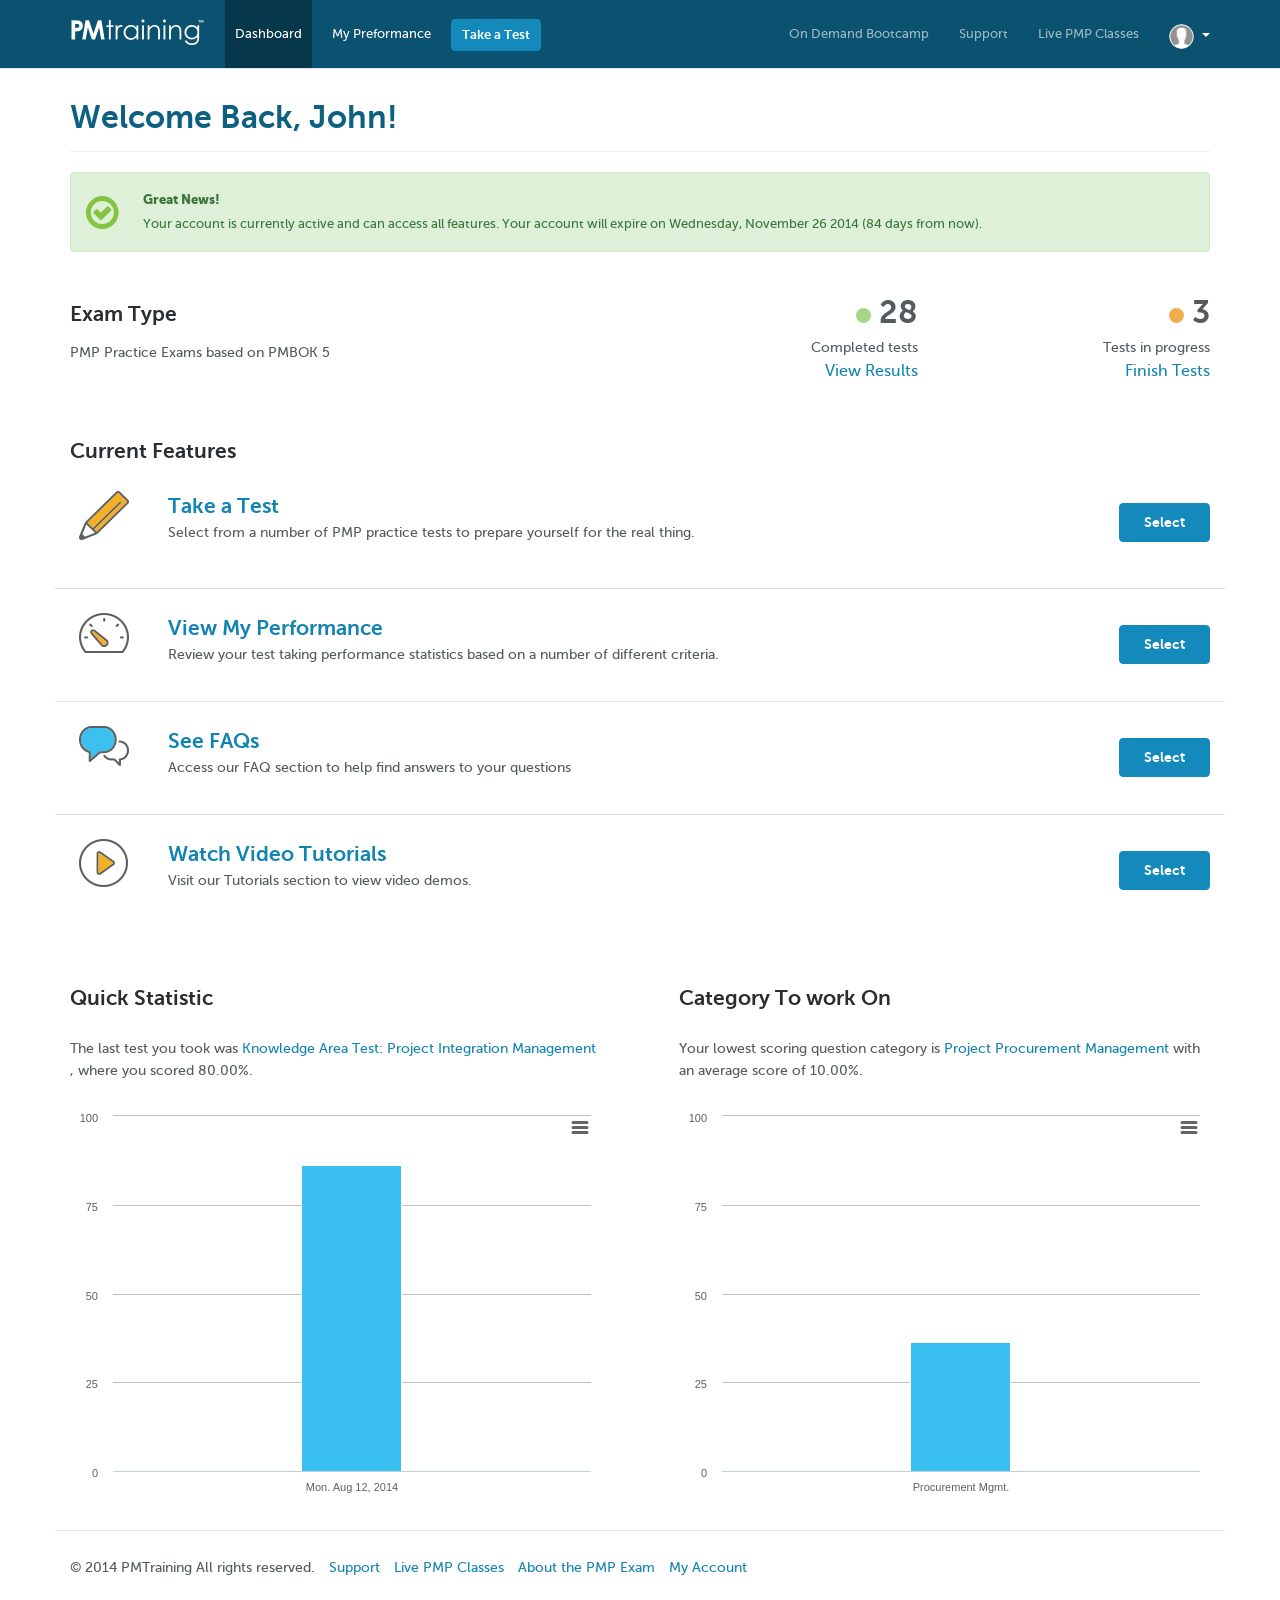
<file: tmp/dashboard/index.html>
<!doctype html>
<html>
  <head>
    <meta charset='utf-8'>
    <meta content='IE=edge,chrome=1' http-equiv='X-UA-Compatible'>
    <meta content='width=device-width, initial-scale=1.0' name='viewport'>
    <title>
      Dashboard
    </title>
    <link href="../stylesheets/backend.css" media="screen" rel="stylesheet" type="text/css" />
    <link href='/images/favicon.ico' rel='shortcut icon'>
    <!-- %script{:src => "http://code.jquery.com/jquery-latest.min.js", :type => "text/javascript"} -->
    <script src="../javascripts/lib/jquery.js" type="text/javascript"></script>
    <script src="../javascripts/lib/bootstrap.js" type="text/javascript"></script>
    <script src="../javascripts/lib/jquery.fancybox.pack.js" type="text/javascript"></script>
    <script src="../javascripts/lib/helpers/jquery.fancybox-media.js" type="text/javascript"></script>
    <script src="../javascripts/lib/highcharts/highcharts.js" type="text/javascript"></script>
    <script src="../javascripts/lib/highcharts/modules/exporting.js" type="text/javascript"></script>
    <script src="../javascripts/lib/footable/footable.js" type="text/javascript"></script>
    <script src="../javascripts/lib/footable/footable.filter.js" type="text/javascript"></script>
    <script src="../javascripts/scripts.js" type="text/javascript"></script>
    <body class='dashboard dashboard_index'>
      <nav class='navbar navbar-default navbar-fixed-top backend-main-nav' role='navigation'>
        <!-- Brand and toggle get grouped for better mobile display -->
        <div class='container'>
          <div class='navbar-header'>
            <button class='navbar-toggle' data-target='#bs-example-navbar-collapse-1' data-toggle='collapse' type='button'>
              <span class='sr-only'>Toggle navigation</span>
              <span class='icon-bar'></span>
              <span class='icon-bar'></span>
              <span class='icon-bar'></span>
            </button>
            <a class='navbar-brand' href='/dashboard'>
              <div class='logo'></div>
            </a>
          </div>
          <!-- Collect the nav links, forms, and other content for toggling -->
          <div class='collapse navbar-collapse' id='bs-example-navbar-collapse-1'>
            <ul class='nav navbar-nav navbar-left'>
              <li class='active'>
                <a class='navbar-item' href='/dashboard'>
                  Dashboard
                </a>
              </li>
              <li class=''>
                <a class='navbar-item' href='/preformance'>
                  My Preformance
                </a>
              </li>
              <li>
                <a class='navbar-item btn btn-primary' href='/tests'>
                  Take a Test
                </a>
              </li>
            </ul>
            <ul class='nav navbar-nav navbar-right'>
              <li class=''>
                <a class='navbar-item navbar-item-muted' href='#'>
                  On Demand Bootcamp
                </a>
              </li>
              <li class=''>
                <a class='navbar-item navbar-item-muted' href='/support/faqs'>
                  Support
                </a>
              </li>
              <li class=''>
                <a class='navbar-item navbar-item-muted' href='#'>
                  Live PMP Classes
                </a>
              </li>
              <li class='dropdown'>
                <a class='dropdown-toggle navbar-item' data-toggle='dropdown' href='#'>
                  <img class="img-circle avatar-sm quarter-margin-right pull-left" width="25px" src="../images/no_avatar_sm.png" />
                  <b class='caret'></b>
                </a>
                <ul class='dropdown-menu'>
                  <li>
                    <a href='/account'>
                      My Account
                    </a>
                  </li>
                  <li>
                    <a href='/public/login'>
                      Sign Out
                    </a>
                  </li>
                </ul>
              </li>
            </ul>
          </div>
        </div>
      </nav>
      <!-- end menu -->
      <section>
        <div class='container'>
          <div class='row margin-bottom'>
            <div class='col-lg-12'>
              <div class='page-header no-margin-top'>
                <h1 class='no-margin-bottom'>
                  Welcome Back, John!
                </h1>
              </div>
              <div class='alert alert-success no-margin-bottom'>
                <div class='media-object'>
                  <div class='pull-left'>
                    <h1 class='alert-icon margin-right text-success'>
                      <i class='fa fa-check-circle-o'></i>
                    </h1>
                  </div>
                  <div class='media-body'>
                    <span class='extra-bold-font-name'>
                      Great News!
                    </span>
                    <br>
                    Your account is currently active and can access all features. Your account will expire on Wednesday, November 26 2014 (84 days from now).
                  </div>
                </div>
              </div>
            </div>
          </div>
          <div class='row double-margin-bottom'>
            <div class='col-sm-6 col-xs-12'>
              <h3 class='half-margin-top half-margin-bottom'>
                Exam Type
              </h3>
              <p>
                PMP Practice Exams based on PMBOK 5
              </p>
            </div>
            <div class='col-sm-3 col-xs-6'>
              <div class='text-right text-left-sm'>
                <h1 class='no-margin-bottom text-color'>
                  <div class='dot dot-success'></div>
                  28
                </h1>
                <p class='no-margin-bottom'>
                  Completed tests
                </p>
                <a href='/tests/results'>
                  View Results
                </a>
              </div>
            </div>
            <div class='col-sm-3 col-xs-6'>
              <div class='text-right text-left-sm'>
                <h1 class='no-margin-bottom text-color'>
                  <div class='dot dot-warning'></div>
                  3
                </h1>
                <p class='no-margin-bottom'>
                  Tests in progress
                </p>
                <a href='/tests/in-progress'>
                  Finish Tests
                </a>
              </div>
            </div>
          </div>
          <div class='row double-margin-bottom'>
            <div class='col-lg-12'>
              <div class='row'>
                <div class='col-lg-12'>
                  <h3 class='no-margin-bottom'>
                    Current Features
                  </h3>
                </div>
              </div>
              <div class='row border-bottom padding-top padding-bottom'>
                <div class='col-sm-1 hidden-xs'>
                  <div class='text-center margin-bottom text-left-sm'>
                    <img src="../images/icons/icon_test.png" />
                  </div>
                </div>
                <div class='col-sm-9 col-xs-12'>
                  <h3 class='no-margin-bottom'>
                    <a href='/tests'>
                      Take a Test
                    </a>
                  </h3>
                  <p class='no-margin-bottom'>
                    Select from a number of PMP practice tests to prepare yourself for the real thing.
                  </p>
                </div>
                <div class='col-sm-2 col-xs-12'>
                  <a class='btn btn-primary half-margin-top pull-right pull-left-sm' href='/tests'>
                    Select
                  </a>
                </div>
                <div class='clearfix'></div>
              </div>
              <div class='row border-bottom padding-top padding-bottom'>
                <div class='col-sm-1 hidden-xs'>
                  <div class='text-center margin-bottom text-left-sm'>
                    <img src="../images/icons/icon_preformance.png" />
                  </div>
                </div>
                <div class='col-sm-9 col-xs-12'>
                  <h3 class='no-margin-bottom'>
                    <a href='/preformance'>
                      View My Performance
                    </a>
                  </h3>
                  <p class='no-margin-bottom'>
                    Review your test taking performance statistics based on a number of different criteria.
                  </p>
                </div>
                <div class='col-sm-2 col-xs-12'>
                  <a class='btn btn-primary half-margin-top pull-right pull-left-sm' href='/preformance'>
                    Select
                  </a>
                </div>
                <div class='clearfix'></div>
              </div>
              <div class='row border-bottom padding-top padding-bottom'>
                <div class='col-sm-1 hidden-xs'>
                  <div class='text-center margin-bottom text-left-sm'>
                    <img src="../images/icons/icon_faq.png" />
                  </div>
                </div>
                <div class='col-sm-9 col-xs-12'>
                  <h3 class='no-margin-bottom'>
                    <a href='/support/faqs'>
                      See FAQs
                    </a>
                  </h3>
                  <p class='no-margin-bottom'>
                    Access our FAQ section to help find answers to your questions
                  </p>
                </div>
                <div class='col-sm-2 col-xs-12'>
                  <a class='btn btn-primary half-margin-top pull-right pull-left-sm' href='/support/faqs'>
                    Select
                  </a>
                </div>
                <div class='clearfix'></div>
              </div>
              <div class='row padding-top padding-bottom'>
                <div class='col-sm-1 hidden-xs'>
                  <div class='text-center margin-bottom text-left-sm'>
                    <img src="../images/icons/icon_video.png" />
                  </div>
                </div>
                <div class='col-sm-9 col-xs-12'>
                  <h3 class='no-margin-bottom'>
                    <a href='/support/tutorials'>
                      Watch Video Tutorials
                    </a>
                  </h3>
                  <p class='no-margin-bottom'>
                    Visit our Tutorials section to view video demos.
                  </p>
                </div>
                <div class='col-sm-2 col-xs-12'>
                  <a class='btn btn-primary half-margin-top pull-right pull-left-sm' href='/support/tutorials'>
                    Select
                  </a>
                </div>
                <div class='clearfix'></div>
              </div>
            </div>
          </div>
          <!-- end items -->
          <div class='row'>
            <div class='col-sm-6'>
              <div class='padding-right'>
                <h3>
                  Quick Statistic
                </h3>
                <p>
                  The last test you took was
                  <a href='#'>
                    Knowledge Area Test: Project Integration Management
                  </a>
                  , where you scored 80.00%.
                </p>
                <script>
                  $(function () {
                          $('#quick-stat-chart').highcharts({
                              chart: {
                                  type: 'column',
                                  backgroundColor: '#fff'
                              },
                              colors: [
                  							'#3abff1',
                  						],
                              title: {
                                  text: ''
                              },
                              subtitle: {
                                  text: ''
                              },
                              legend: {
                                  enabled: false
                              },
                              xAxis: {
                                  categories: ['Mon. Aug 12, 2014'],
                                  title: {
                                      text: null
                                  }
                              },
                              yAxis: {
                                  min: 0,
                                  max: 100,
                                  tickPixelInterval: 120,
                                  labels: {
                                      overflow: 'justify'
                                  },
                                  title: {
                                      enabled: false
                                  }
                              },
                              tooltip: {
                                  valueSuffix: ' %'
                              },
                              plotOptions: {
                                  bar: {
                                      dataLabels: {
                                          enabled: true
                                      },
                                  },
                  								series: {
                  									pointWidth: 100
                  								}
                              },
                              credits: {
                                  enabled: false
                              },
                              series: [{
                              		name: 'preformance',
                                  data: [86.24]
                              }]
                          });
                      });
                </script>
                <div id='quick-stat-chart'></div>
              </div>
            </div>
            <div class='col-sm-6'>
              <div class='padding-left'>
                <h3>
                  Category To work On
                </h3>
                <p>
                  Your lowest scoring question category is
                  <a href='#'>
                    Project Procurement Management
                  </a>
                  with an average score of 10.00%.
                </p>
                <script>
                  $(function () {
                          $('#work-on-chart').highcharts({
                              chart: {
                                  type: 'column',
                                  backgroundColor: '#fff'
                              },
                  						colors: [
                  						'#3abff1',
                  						],
                              title: {
                                  text: ''
                              },
                              subtitle: {
                                  text: ''
                              },
                              legend: {
                                  enabled: false
                              },
                              xAxis: {
                                  categories: ['Procurement Mgmt.'],
                                  title: {
                                      text: null
                                  }
                              },
                              yAxis: {
                                  min: 0,
                                  max: 100,
                                  tickPixelInterval: 120,
                                  labels: {
                                      overflow: 'justify'
                                  },
                                  title: {
                                      enabled: false
                                  }
                              },
                              tooltip: {
                                  valueSuffix: ' %'
                              },
                              plotOptions: {
                                  bar: {
                                      dataLabels: {
                                          enabled: true
                                      },
                                  },
                  								series: {
                  									pointWidth: 100
                  								}
                              },
                              credits: {
                                  enabled: false
                              },
                              series: [{
                              		name: 'preformance',
                                  data: [36.24]
                              }]
                          });
                      });
                </script>
                <div id='work-on-chart'></div>
              </div>
            </div>
          </div>
        </div>
      </section>
      <!-- end main content -->
      <section class='no-padding-top'>
        <div id='backend-footer'>
          <div class='container'>
            <div class='row border-top'>
              <div class='col-sm-12'>
                <div class='pull-left padding-top full-width'>
                  <nav>
                    <ul class='list-inline pull-left footer-nav'>
                      <li>
                        © 2014 PMTraining All rights reserved.
                      </li>
                      <li>
                        <a href='/support/faqs'>
                          Support
                        </a>
                      </li>
                      <li>
                        <a href='#'>
                          Live PMP Classes
                        </a>
                      </li>
                      <li>
                        <a href='#'>
                          About the PMP Exam
                        </a>
                      </li>
                      <li>
                        <a href='/account'>
                          My Account
                        </a>
                      </li>
                    </ul>
                  </nav>
                </div>
              </div>
            </div>
          </div>
        </div>
      </section>
      <!-- /tests -->
      <!-- /show -->
      <div aria-hidden='true' class='modal' id='showCustomTestModal' role='dialog'>
        <div class='modal-dialog'>
          <div class='modal-content'></div>
        </div>
      </div>
      <!-- /custom tests -->
      <!-- /new -->
      <div aria-hidden='true' class='modal fade' id='newCustomTestModal' role='dialog'>
        <div class='modal-dialog'>
          <div class='modal-content'></div>
        </div>
      </div>
      <!-- /questions -->
      <!-- /confirm begin -->
      <div aria-hidden='true' class='modal' id='beginTestConfirmModal' role='dialog'>
        <div class='modal-dialog'>
          <div class='modal-content'></div>
        </div>
      </div>
      <!-- /confirm submit -->
      <div aria-hidden='true' class='modal' id='confirmSubmitModal' role='dialog'>
        <div class='modal-dialog modal-sm'>
          <div class='modal-content'>
            <div class='modal-body no-padding-bottom'>
              <div class='row'>
                <div class='col-sm-3 hidden-xs'>
                  <i class='fa fa-exclamation-circle text-danger modal-icon half-margin-bottom' style='font-size:3em;'></i>
                </div>
                <div class='col-sm-9 col-xs-12'>
                  <p class='no-margin-bottom'>
                    Are you sure you want to submit your answers?
                  </p>
                </div>
              </div>
            </div>
            <div class='modal-footer'>
              <button class='btn-link cursor-pointer half-margin-right' data-dismiss='modal'>
                Cancel
              </button>
              <a class='btn btn-success' href='/tests' type='button'>
                Submit
              </a>
            </div>
          </div>
        </div>
      </div>
    </body>
  </head>
</html>
</file>
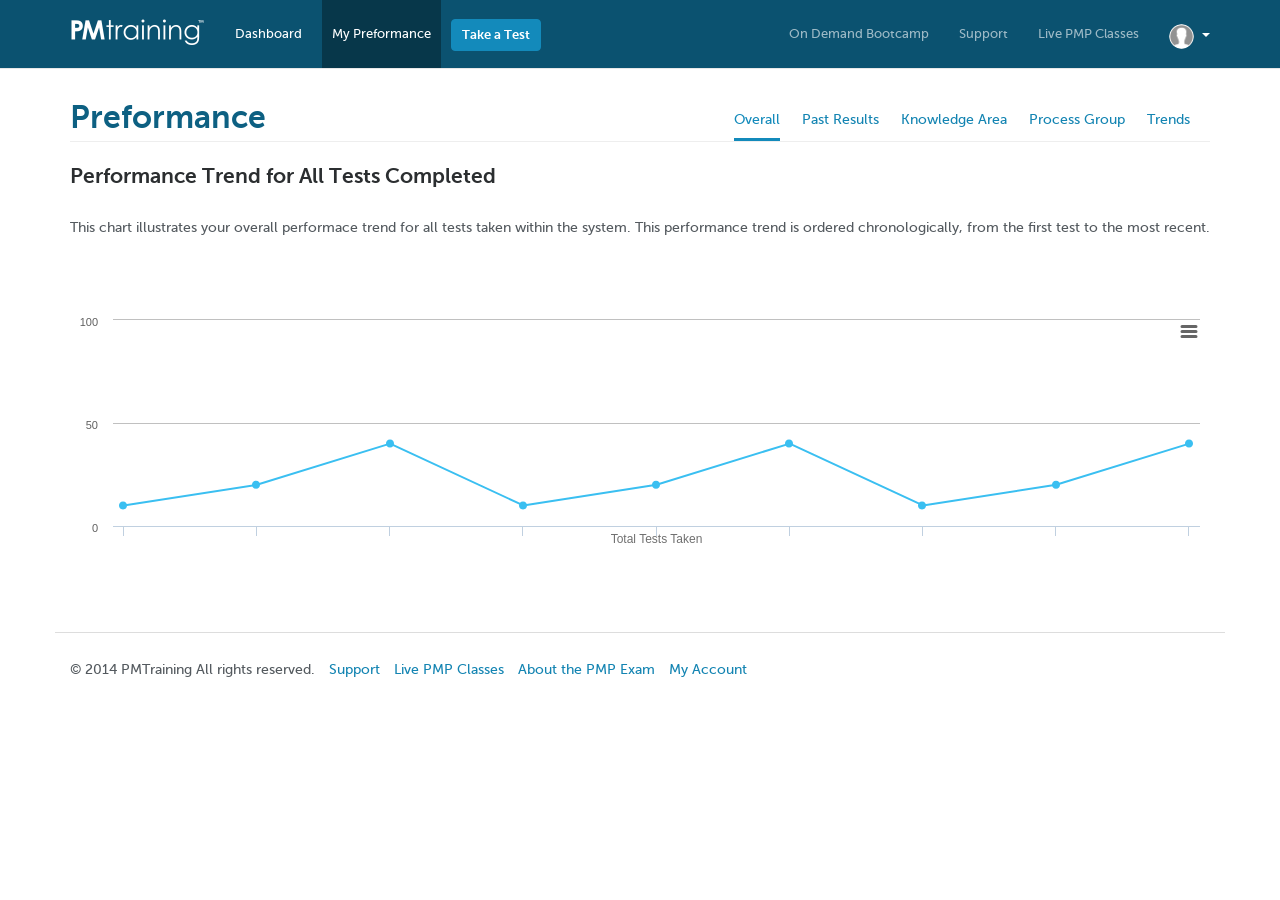
<file: tmp/preformance/index.html>
<!doctype html>
<html>
  <head>
    <meta charset='utf-8'>
    <meta content='IE=edge,chrome=1' http-equiv='X-UA-Compatible'>
    <meta content='width=device-width, initial-scale=1.0' name='viewport'>
    <title>
      Overall
    </title>
    <link href="../stylesheets/backend.css" media="screen" rel="stylesheet" type="text/css" />
    <link href='/images/favicon.ico' rel='shortcut icon'>
    <!-- %script{:src => "http://code.jquery.com/jquery-latest.min.js", :type => "text/javascript"} -->
    <script src="../javascripts/lib/jquery.js" type="text/javascript"></script>
    <script src="../javascripts/lib/bootstrap.js" type="text/javascript"></script>
    <script src="../javascripts/lib/jquery.fancybox.pack.js" type="text/javascript"></script>
    <script src="../javascripts/lib/helpers/jquery.fancybox-media.js" type="text/javascript"></script>
    <script src="../javascripts/lib/highcharts/highcharts.js" type="text/javascript"></script>
    <script src="../javascripts/lib/highcharts/modules/exporting.js" type="text/javascript"></script>
    <script src="../javascripts/lib/footable/footable.js" type="text/javascript"></script>
    <script src="../javascripts/lib/footable/footable.filter.js" type="text/javascript"></script>
    <script src="../javascripts/scripts.js" type="text/javascript"></script>
    <body class='preformance preformance_index'>
      <nav class='navbar navbar-default navbar-fixed-top backend-main-nav' role='navigation'>
        <!-- Brand and toggle get grouped for better mobile display -->
        <div class='container'>
          <div class='navbar-header'>
            <button class='navbar-toggle' data-target='#bs-example-navbar-collapse-1' data-toggle='collapse' type='button'>
              <span class='sr-only'>Toggle navigation</span>
              <span class='icon-bar'></span>
              <span class='icon-bar'></span>
              <span class='icon-bar'></span>
            </button>
            <a class='navbar-brand' href='/dashboard'>
              <div class='logo'></div>
            </a>
          </div>
          <!-- Collect the nav links, forms, and other content for toggling -->
          <div class='collapse navbar-collapse' id='bs-example-navbar-collapse-1'>
            <ul class='nav navbar-nav navbar-left'>
              <li class=''>
                <a class='navbar-item' href='/dashboard'>
                  Dashboard
                </a>
              </li>
              <li class='active'>
                <a class='navbar-item' href='/preformance'>
                  My Preformance
                </a>
              </li>
              <li>
                <a class='navbar-item btn btn-primary' href='/tests'>
                  Take a Test
                </a>
              </li>
            </ul>
            <ul class='nav navbar-nav navbar-right'>
              <li class=''>
                <a class='navbar-item navbar-item-muted' href='#'>
                  On Demand Bootcamp
                </a>
              </li>
              <li class=''>
                <a class='navbar-item navbar-item-muted' href='/support/faqs'>
                  Support
                </a>
              </li>
              <li class=''>
                <a class='navbar-item navbar-item-muted' href='#'>
                  Live PMP Classes
                </a>
              </li>
              <li class='dropdown'>
                <a class='dropdown-toggle navbar-item' data-toggle='dropdown' href='#'>
                  <img class="img-circle avatar-sm quarter-margin-right pull-left" width="25px" src="../images/no_avatar_sm.png" />
                  <b class='caret'></b>
                </a>
                <ul class='dropdown-menu'>
                  <li>
                    <a href='/account'>
                      My Account
                    </a>
                  </li>
                  <li>
                    <a href='/public/login'>
                      Sign Out
                    </a>
                  </li>
                </ul>
              </li>
            </ul>
          </div>
        </div>
      </nav>
      <!-- end menu -->
      <section>
        <div class='container'>
          <div class='row'>
            <div class='col-lg-12'>
              <div class='half-margin-bottom'>
                <h1 class='main-page-header'>
                  Preformance
                </h1>
                <div class='subnav'>
                  <div class='page-header inline-block full-width no-padding-bottom no-margin-bottom'>
                    <ul class='nav nav-pills navbar-right sub-nav-links'>
                      <li class='active'>
                        <a href='/preformance'>
                          Overall
                        </a>
                      </li>
                      <li class=''>
                        <a href='/preformance/past'>
                          Past Results
                        </a>
                      </li>
                      <li class=''>
                        <a href='/preformance/knowledge-area'>
                          Knowledge Area
                        </a>
                      </li>
                      <li class=''>
                        <a href='/preformance/process-group'>
                          Process Group
                        </a>
                      </li>
                      <li class=''>
                        <a href='/preformance/trends'>
                          Trends
                        </a>
                      </li>
                    </ul>
                  </div>
                </div>
              </div>
            </div>
          </div>
          <div class='row double-margin-bottom'>
            <div class='col-lg-12'>
              <h3>
                Performance Trend for All Tests Completed
              </h3>
              <p>
                This chart illustrates your overall performace trend for all tests taken within the system. This performance trend is ordered chronologically, from the first test to the most recent.
              </p>
            </div>
          </div>
          <div class='row double-margin-bottom'>
            <div class='col-lg-12'>
              <script>
                $(function () {
                        $('#overall-chart').highcharts({
                            chart: {
                                type: 'line',
                                backgroundColor: '#fff',
                                height: '250'
                            },
                						colors: [
                						'#3abff1',
                						],
                            title: {
                                text: ''
                            },
                            subtitle: {
                                text: ''
                            },
                            legend: {
                                enabled: false
                            },
                            xAxis: {
                                title: {
                                    text: 'Total Tests Taken'
                                },
                                labels: {
                                    enabled: false
                                }
                            },
                            yAxis: {
                                min: 0,
                                max: 100,
                                tickPixelInterval: 120,
                                labels: {
                                    overflow: 'justify'
                                },
                                title: {
                                    enabled: false
                                }
                            },
                            tooltip: {
                                valueSuffix: ' %'
                            },
                            plotOptions: {
                                bar: {
                                    dataLabels: {
                                        enabled: true
                                    },
                                },
                								series: {
                									pointWidth: 100
                								}
                            },
                            credits: {
                                enabled: false
                            },
                            series: [{
                            		name: 'preformance',
                                data: [10, 20, 40,10, 20, 40,10, 20, 40]
                            }]
                        });
                    });
              </script>
              <div id='overall-chart'></div>
            </div>
          </div>
        </div>
      </section>
      <!-- end main content -->
      <section class='no-padding-top'>
        <div id='backend-footer'>
          <div class='container'>
            <div class='row border-top'>
              <div class='col-sm-12'>
                <div class='pull-left padding-top full-width'>
                  <nav>
                    <ul class='list-inline pull-left footer-nav'>
                      <li>
                        © 2014 PMTraining All rights reserved.
                      </li>
                      <li>
                        <a href='/support/faqs'>
                          Support
                        </a>
                      </li>
                      <li>
                        <a href='#'>
                          Live PMP Classes
                        </a>
                      </li>
                      <li>
                        <a href='#'>
                          About the PMP Exam
                        </a>
                      </li>
                      <li>
                        <a href='/account'>
                          My Account
                        </a>
                      </li>
                    </ul>
                  </nav>
                </div>
              </div>
            </div>
          </div>
        </div>
      </section>
      <!-- /tests -->
      <!-- /show -->
      <div aria-hidden='true' class='modal' id='showCustomTestModal' role='dialog'>
        <div class='modal-dialog'>
          <div class='modal-content'></div>
        </div>
      </div>
      <!-- /custom tests -->
      <!-- /new -->
      <div aria-hidden='true' class='modal fade' id='newCustomTestModal' role='dialog'>
        <div class='modal-dialog'>
          <div class='modal-content'></div>
        </div>
      </div>
      <!-- /questions -->
      <!-- /confirm begin -->
      <div aria-hidden='true' class='modal' id='beginTestConfirmModal' role='dialog'>
        <div class='modal-dialog'>
          <div class='modal-content'></div>
        </div>
      </div>
      <!-- /confirm submit -->
      <div aria-hidden='true' class='modal' id='confirmSubmitModal' role='dialog'>
        <div class='modal-dialog modal-sm'>
          <div class='modal-content'>
            <div class='modal-body no-padding-bottom'>
              <div class='row'>
                <div class='col-sm-3 hidden-xs'>
                  <i class='fa fa-exclamation-circle text-danger modal-icon half-margin-bottom' style='font-size:3em;'></i>
                </div>
                <div class='col-sm-9 col-xs-12'>
                  <p class='no-margin-bottom'>
                    Are you sure you want to submit your answers?
                  </p>
                </div>
              </div>
            </div>
            <div class='modal-footer'>
              <button class='btn-link cursor-pointer half-margin-right' data-dismiss='modal'>
                Cancel
              </button>
              <a class='btn btn-success' href='/tests' type='button'>
                Submit
              </a>
            </div>
          </div>
        </div>
      </div>
    </body>
  </head>
</html>
</file>
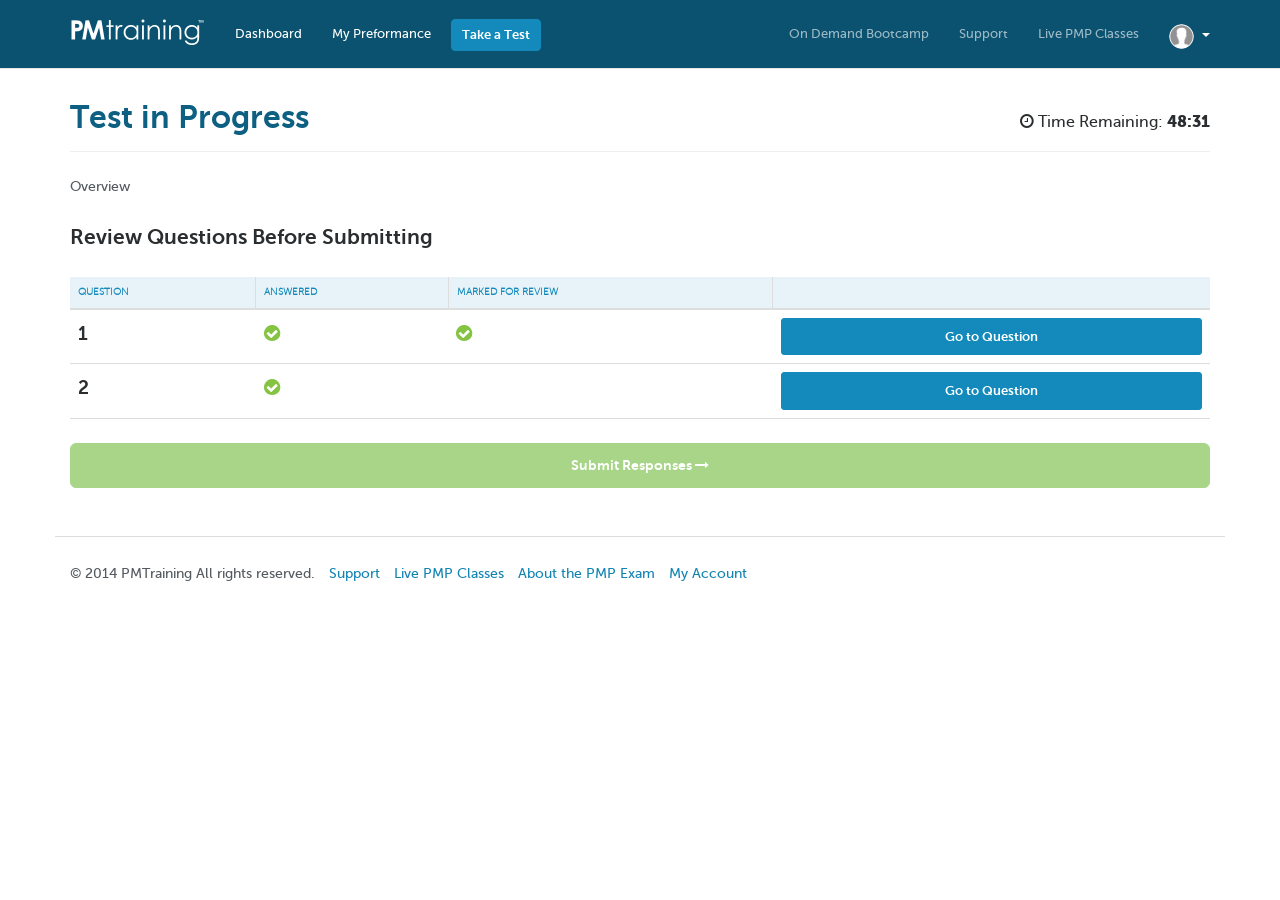
<file: tmp/questions/index.html>
<!doctype html>
<html>
  <head>
    <meta charset='utf-8'>
    <meta content='IE=edge,chrome=1' http-equiv='X-UA-Compatible'>
    <meta content='width=device-width, initial-scale=1.0' name='viewport'>
    <title>
      Test: title
    </title>
    <link href="../stylesheets/backend.css" media="screen" rel="stylesheet" type="text/css" />
    <link href='/images/favicon.ico' rel='shortcut icon'>
    <!-- %script{:src => "http://code.jquery.com/jquery-latest.min.js", :type => "text/javascript"} -->
    <script src="../javascripts/lib/jquery.js" type="text/javascript"></script>
    <script src="../javascripts/lib/bootstrap.js" type="text/javascript"></script>
    <script src="../javascripts/lib/jquery.fancybox.pack.js" type="text/javascript"></script>
    <script src="../javascripts/lib/helpers/jquery.fancybox-media.js" type="text/javascript"></script>
    <script src="../javascripts/lib/highcharts/highcharts.js" type="text/javascript"></script>
    <script src="../javascripts/lib/highcharts/modules/exporting.js" type="text/javascript"></script>
    <script src="../javascripts/lib/footable/footable.js" type="text/javascript"></script>
    <script src="../javascripts/lib/footable/footable.filter.js" type="text/javascript"></script>
    <script src="../javascripts/scripts.js" type="text/javascript"></script>
    <body class='questions questions_index'>
      <nav class='navbar navbar-default navbar-fixed-top backend-main-nav' role='navigation'>
        <!-- Brand and toggle get grouped for better mobile display -->
        <div class='container'>
          <div class='navbar-header'>
            <button class='navbar-toggle' data-target='#bs-example-navbar-collapse-1' data-toggle='collapse' type='button'>
              <span class='sr-only'>Toggle navigation</span>
              <span class='icon-bar'></span>
              <span class='icon-bar'></span>
              <span class='icon-bar'></span>
            </button>
            <a class='navbar-brand' href='/dashboard'>
              <div class='logo'></div>
            </a>
          </div>
          <!-- Collect the nav links, forms, and other content for toggling -->
          <div class='collapse navbar-collapse' id='bs-example-navbar-collapse-1'>
            <ul class='nav navbar-nav navbar-left'>
              <li class=''>
                <a class='navbar-item' href='/dashboard'>
                  Dashboard
                </a>
              </li>
              <li class=''>
                <a class='navbar-item' href='/preformance'>
                  My Preformance
                </a>
              </li>
              <li>
                <a class='navbar-item btn btn-primary' href='/tests'>
                  Take a Test
                </a>
              </li>
            </ul>
            <ul class='nav navbar-nav navbar-right'>
              <li class=''>
                <a class='navbar-item navbar-item-muted' href='#'>
                  On Demand Bootcamp
                </a>
              </li>
              <li class=''>
                <a class='navbar-item navbar-item-muted' href='/support/faqs'>
                  Support
                </a>
              </li>
              <li class=''>
                <a class='navbar-item navbar-item-muted' href='#'>
                  Live PMP Classes
                </a>
              </li>
              <li class='dropdown'>
                <a class='dropdown-toggle navbar-item' data-toggle='dropdown' href='#'>
                  <img class="img-circle avatar-sm quarter-margin-right pull-left" width="25px" src="../images/no_avatar_sm.png" />
                  <b class='caret'></b>
                </a>
                <ul class='dropdown-menu'>
                  <li>
                    <a href='/account'>
                      My Account
                    </a>
                  </li>
                  <li>
                    <a href='/public/login'>
                      Sign Out
                    </a>
                  </li>
                </ul>
              </li>
            </ul>
          </div>
        </div>
      </nav>
      <!-- end menu -->
      <section>
        <div class='container'>
          <div class='row'>
            <div class='col-lg-12'>
              <div class='page-header no-margin-top'>
                <h1 class='no-margin-bottom pull-left'>
                  Test in Progress
                </h1>
                <h4 class='no-margin-bottom pull-right pull-left-xs' style='margin-top:18px;'>
                  <span class='medium-font-name'>
                    <div class='fa fa-clock-o'></div>
                    Time Remaining:
                  </span>
                  48:31
                </h4>
                <div class='clearfix'></div>
              </div>
              <div class='test-question-container margin-top'>
                <div class='margin-bottom'>
                  <p>
                    Overview
                  </p>
                  <h3>
                    Review Questions Before Submitting
                  </h3>
                </div>
                <div class='test-answers-overview margin-bottom'>
                  <div class='pm-table-wrapper'>
                    <table border='0' cellpadding='0' cellspacing='0' class='display table margin-top border-bottom' data-filter='#filter' width='100%'>
                      <thead>
                        <tr>
                          <th>
                            Question
                          </th>
                          <th>
                            Answered
                          </th>
                          <th data-hide='phone'>
                            Marked for Review
                          </th>
                          <th></th>
                        </tr>
                      </thead>
                      <tbody>
                        <tr>
                          <td>
                            <h3 class='no-margin-bottom'>
                              1
                            </h3>
                          </td>
                          <td>
                            <h3 class='no-margin-bottom text-success'>
                              <i class='fa fa-check-circle'></i>
                            </h3>
                          </td>
                          <td>
                            <h3 class='no-margin-bottom text-success'>
                              <i class='fa fa-check-circle'></i>
                            </h3>
                          </td>
                          <td>
                            <a class='btn btn-primary btn-sm btn-block' href='/questions/show'>
                              Go to Question
                            </a>
                          </td>
                        </tr>
                        <tr>
                          <td>
                            <h3 class='no-margin-bottom'>
                              2
                            </h3>
                          </td>
                          <td>
                            <h3 class='no-margin-bottom text-success'>
                              <i class='fa fa-check-circle'></i>
                            </h3>
                          </td>
                          <td>
                            <h3 class='no-margin-bottom text-success'></h3>
                          </td>
                          <td class='vert-align-center'>
                            <a class='btn btn-primary btn-sm btn-block' href='/questions/show'>
                              Go to Question
                            </a>
                          </td>
                        </tr>
                      </tbody>
                    </table>
                  </div>
                </div>
              </div>
              <div class='test-footer'>
                <div class='row'>
                  <div class='col-sm-12'>
                    <button class='btn btn-lg btn-success margin-bottom btn-block' data-target='#confirmSubmitModal' data-toggle='modal'>
                      Submit Responses
                      <i class='fa fa-long-arrow-right'></i>
                    </button>
                  </div>
                </div>
              </div>
            </div>
          </div>
        </div>
      </section>
      <!-- end main content -->
      <section class='no-padding-top'>
        <div id='backend-footer'>
          <div class='container'>
            <div class='row border-top'>
              <div class='col-sm-12'>
                <div class='pull-left padding-top full-width'>
                  <nav>
                    <ul class='list-inline pull-left footer-nav'>
                      <li>
                        © 2014 PMTraining All rights reserved.
                      </li>
                      <li>
                        <a href='/support/faqs'>
                          Support
                        </a>
                      </li>
                      <li>
                        <a href='#'>
                          Live PMP Classes
                        </a>
                      </li>
                      <li>
                        <a href='#'>
                          About the PMP Exam
                        </a>
                      </li>
                      <li>
                        <a href='/account'>
                          My Account
                        </a>
                      </li>
                    </ul>
                  </nav>
                </div>
              </div>
            </div>
          </div>
        </div>
      </section>
      <!-- /tests -->
      <!-- /show -->
      <div aria-hidden='true' class='modal' id='showCustomTestModal' role='dialog'>
        <div class='modal-dialog'>
          <div class='modal-content'></div>
        </div>
      </div>
      <!-- /custom tests -->
      <!-- /new -->
      <div aria-hidden='true' class='modal fade' id='newCustomTestModal' role='dialog'>
        <div class='modal-dialog'>
          <div class='modal-content'></div>
        </div>
      </div>
      <!-- /questions -->
      <!-- /confirm begin -->
      <div aria-hidden='true' class='modal' id='beginTestConfirmModal' role='dialog'>
        <div class='modal-dialog'>
          <div class='modal-content'></div>
        </div>
      </div>
      <!-- /confirm submit -->
      <div aria-hidden='true' class='modal' id='confirmSubmitModal' role='dialog'>
        <div class='modal-dialog modal-sm'>
          <div class='modal-content'>
            <div class='modal-body no-padding-bottom'>
              <div class='row'>
                <div class='col-sm-3 hidden-xs'>
                  <i class='fa fa-exclamation-circle text-danger modal-icon half-margin-bottom' style='font-size:3em;'></i>
                </div>
                <div class='col-sm-9 col-xs-12'>
                  <p class='no-margin-bottom'>
                    Are you sure you want to submit your answers?
                  </p>
                </div>
              </div>
            </div>
            <div class='modal-footer'>
              <button class='btn-link cursor-pointer half-margin-right' data-dismiss='modal'>
                Cancel
              </button>
              <a class='btn btn-success' href='/tests' type='button'>
                Submit
              </a>
            </div>
          </div>
        </div>
      </div>
    </body>
  </head>
</html>
</file>
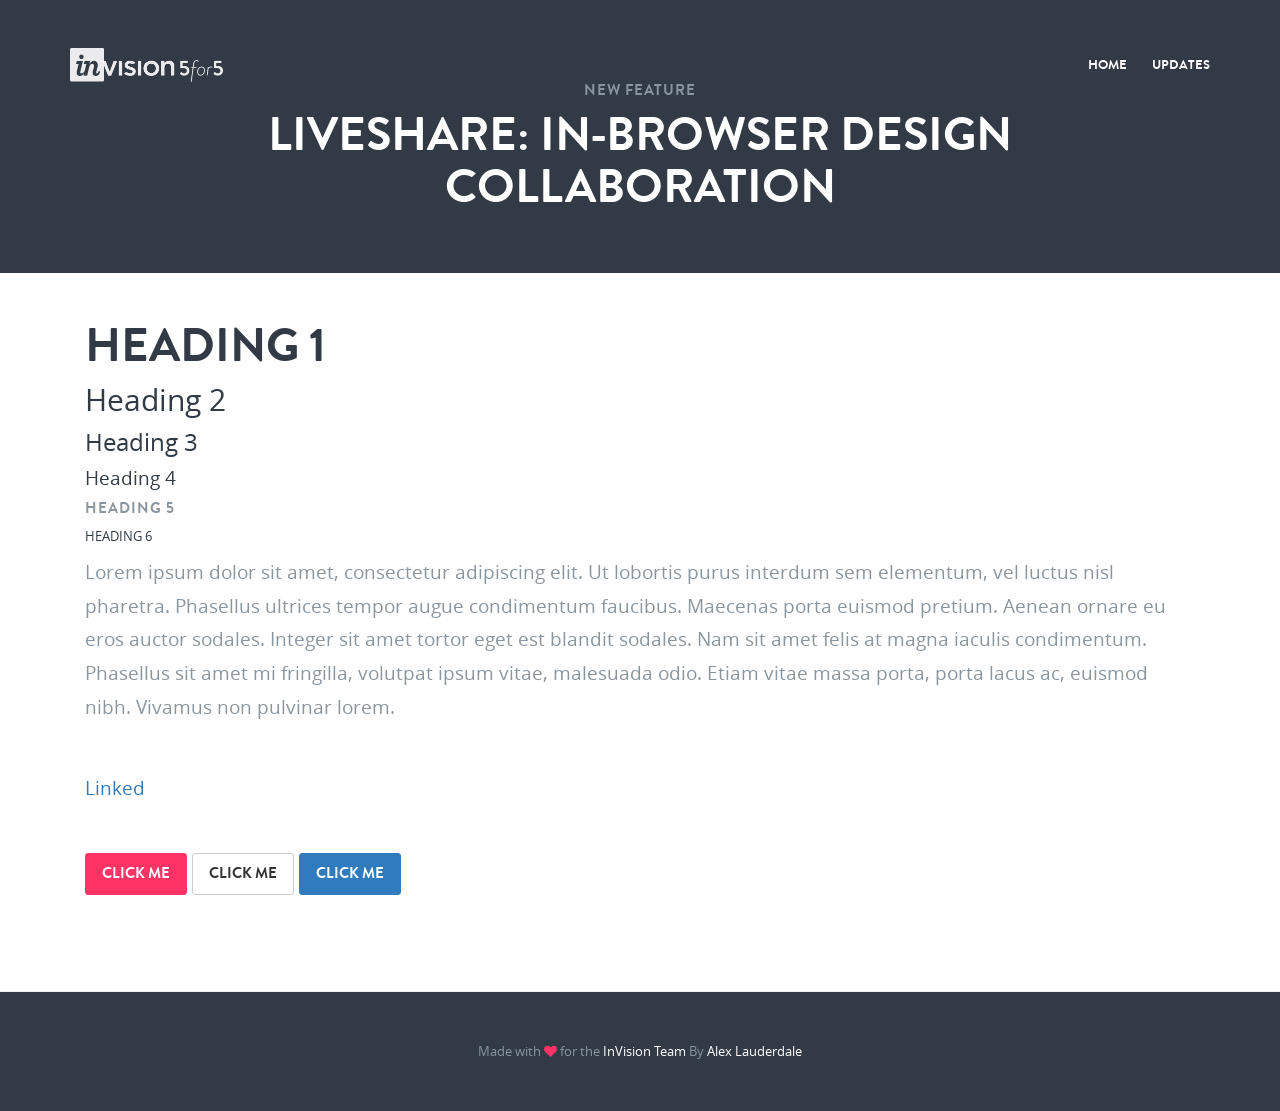
<file: tmp/styles/index.html>
<!doctype html>
<html>
  <head>
    <meta charset='utf-8'>
    <meta content='IE=edge,chrome=1' http-equiv='X-UA-Compatible'>
    <meta content='width=device-width, initial-scale=1.0' name='viewport'>
    <title>
      Styles
    </title>
    <link href="../stylesheets/style.css" media="screen" rel="stylesheet" type="text/css" />
    <link href='/images/favicon.ico' rel='shortcut icon'>
    <script src="../javascripts/lib/jquery.js" type="text/javascript"></script>
    <script src="../javascripts/lib/bootstrap.js" type="text/javascript"></script>
    <script src="../javascripts/lib/jquery.fancybox.pack.js" type="text/javascript"></script>
    <script src="../javascripts/lib/helpers/jquery.fancybox-media.js" type="text/javascript"></script>
    <script src="../javascripts/scripts.js" type="text/javascript"></script>
    <body class='styles styles_index'>
      <nav>
        <div class='main-nav'>
          <div class='container'>
            <div class='pull-left'>
              <a class='logo' href='/'></a>
            </div>
            <div class='pull-right'>
              <ul class='list-inline no-margin-bottom'>
                <li>
                  <a href='/'>
                    Home
                  </a>
                </li>
                <li>
                  <a href='/updates'>
                    Updates
                  </a>
                </li>
              </ul>
            </div>
          </div>
        </div>
      </nav>
      <!-- end menu -->
      <section class='invert-section'>
        <div class='container'>
          <div class='col-lg-12 text-center'>
            <h5>
              new feature
            </h5>
            <h1>
              LIVESHARE: IN-BROWSER DESIGN COLLABORATION
            </h1>
          </div>
        </div>
      </section>
      <section>
        <div class='container'>
          <div class='col-lg-12'>
            <h1>
              Heading 1
            </h1>
            <h2>
              Heading 2
            </h2>
            <h3>
              Heading 3
            </h3>
            <h4>
              Heading 4
            </h4>
            <h5>
              Heading 5
            </h5>
            <h6>
              Heading 6
            </h6>
            <p>
              Lorem ipsum dolor sit amet, consectetur adipiscing elit. Ut lobortis purus interdum sem elementum, vel luctus nisl pharetra. Phasellus ultrices tempor augue condimentum faucibus. Maecenas porta euismod pretium. Aenean ornare eu eros auctor sodales. Integer sit amet tortor eget est blandit sodales. Nam sit amet felis at magna iaculis condimentum. Phasellus sit amet mi fringilla, volutpat ipsum vitae, malesuada odio. Etiam vitae massa porta, porta lacus ac, euismod nibh. Vivamus non pulvinar lorem.
            </p>
            <p>
              <a href='#'>
                Linked
              </a>
            </p>
            <p>
              <a class='btn btn-primary btn-lg fancybox' href='http://images6.alphacoders.com/316/316963.jpg'>
                Click Me
              </a>
              <a class='btn btn-default btn-lg fancybox' href='http://images6.alphacoders.com/316/316963.jpg'>
                Click Me
              </a>
              <a class='btn btn-info btn-lg fancybox' href='http://images6.alphacoders.com/316/316963.jpg'>
                Click Me
              </a>
            </p>
          </div>
        </div>
      </section>
      <!-- end main content -->
      <div id='footer'>
        <section>
          <div class='container'>
            <div class='row'>
              <div class='col-lg-12'>
                <p class='text-center'>
                  Made with
                  <i class='fa fa-heart' style='color:#f36;'></i>
                  for the
                  <a href='http://invisionapp.com'>
                    InVision Team
                  </a>
                  By
                  <a href='http://eternalcontrast.com'>
                    Alex Lauderdale
                  </a>
                </p>
              </div>
            </div>
          </div>
        </section>
      </div>
    </body>
  </head>
</html>
</file>
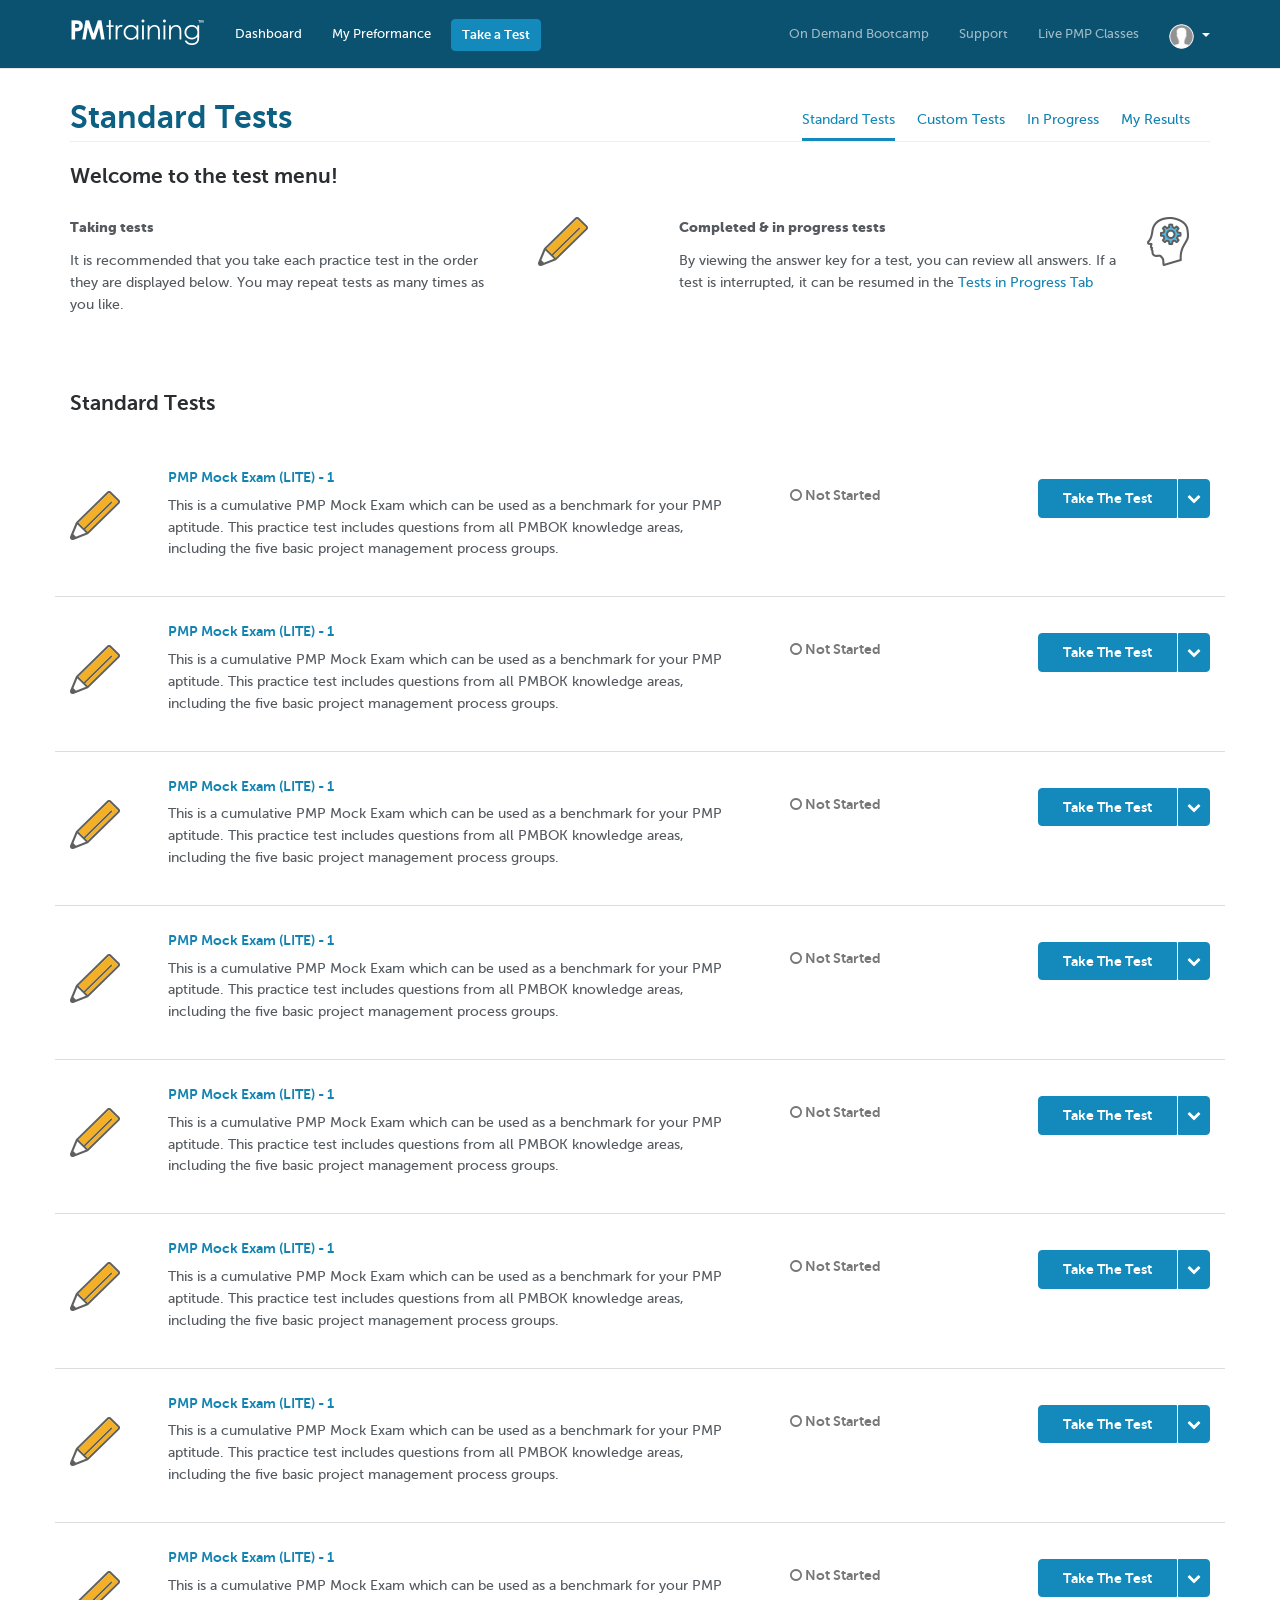
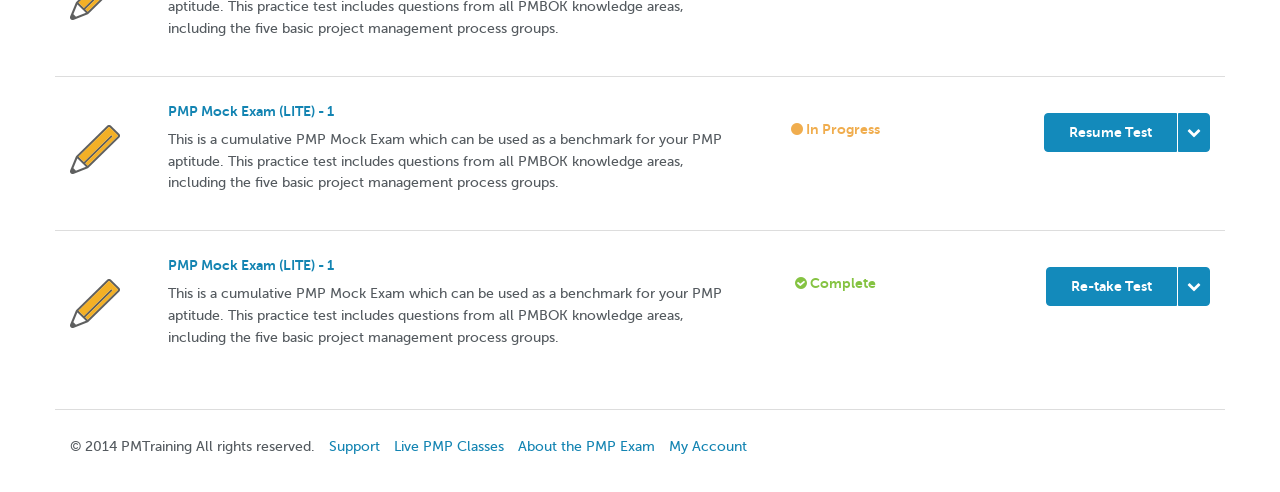
<file: tmp/tests/index.html>
<!doctype html>
<html>
  <head>
    <meta charset='utf-8'>
    <meta content='IE=edge,chrome=1' http-equiv='X-UA-Compatible'>
    <meta content='width=device-width, initial-scale=1.0' name='viewport'>
    <title>
      Standard Tests
    </title>
    <link href="../stylesheets/backend.css" media="screen" rel="stylesheet" type="text/css" />
    <link href='/images/favicon.ico' rel='shortcut icon'>
    <!-- %script{:src => "http://code.jquery.com/jquery-latest.min.js", :type => "text/javascript"} -->
    <script src="../javascripts/lib/jquery.js" type="text/javascript"></script>
    <script src="../javascripts/lib/bootstrap.js" type="text/javascript"></script>
    <script src="../javascripts/lib/jquery.fancybox.pack.js" type="text/javascript"></script>
    <script src="../javascripts/lib/helpers/jquery.fancybox-media.js" type="text/javascript"></script>
    <script src="../javascripts/lib/highcharts/highcharts.js" type="text/javascript"></script>
    <script src="../javascripts/lib/highcharts/modules/exporting.js" type="text/javascript"></script>
    <script src="../javascripts/lib/footable/footable.js" type="text/javascript"></script>
    <script src="../javascripts/lib/footable/footable.filter.js" type="text/javascript"></script>
    <script src="../javascripts/scripts.js" type="text/javascript"></script>
    <body class='tests tests_index'>
      <nav class='navbar navbar-default navbar-fixed-top backend-main-nav' role='navigation'>
        <!-- Brand and toggle get grouped for better mobile display -->
        <div class='container'>
          <div class='navbar-header'>
            <button class='navbar-toggle' data-target='#bs-example-navbar-collapse-1' data-toggle='collapse' type='button'>
              <span class='sr-only'>Toggle navigation</span>
              <span class='icon-bar'></span>
              <span class='icon-bar'></span>
              <span class='icon-bar'></span>
            </button>
            <a class='navbar-brand' href='/dashboard'>
              <div class='logo'></div>
            </a>
          </div>
          <!-- Collect the nav links, forms, and other content for toggling -->
          <div class='collapse navbar-collapse' id='bs-example-navbar-collapse-1'>
            <ul class='nav navbar-nav navbar-left'>
              <li class=''>
                <a class='navbar-item' href='/dashboard'>
                  Dashboard
                </a>
              </li>
              <li class=''>
                <a class='navbar-item' href='/preformance'>
                  My Preformance
                </a>
              </li>
              <li>
                <a class='navbar-item btn btn-primary' href='/tests'>
                  Take a Test
                </a>
              </li>
            </ul>
            <ul class='nav navbar-nav navbar-right'>
              <li class=''>
                <a class='navbar-item navbar-item-muted' href='#'>
                  On Demand Bootcamp
                </a>
              </li>
              <li class=''>
                <a class='navbar-item navbar-item-muted' href='/support/faqs'>
                  Support
                </a>
              </li>
              <li class=''>
                <a class='navbar-item navbar-item-muted' href='#'>
                  Live PMP Classes
                </a>
              </li>
              <li class='dropdown'>
                <a class='dropdown-toggle navbar-item' data-toggle='dropdown' href='#'>
                  <img class="img-circle avatar-sm quarter-margin-right pull-left" width="25px" src="../images/no_avatar_sm.png" />
                  <b class='caret'></b>
                </a>
                <ul class='dropdown-menu'>
                  <li>
                    <a href='/account'>
                      My Account
                    </a>
                  </li>
                  <li>
                    <a href='/public/login'>
                      Sign Out
                    </a>
                  </li>
                </ul>
              </li>
            </ul>
          </div>
        </div>
      </nav>
      <!-- end menu -->
      <section>
        <div class='container'>
          <div class='row'>
            <div class='col-lg-12'>
              <div class='half-margin-bottom'>
                <h1 class='main-page-header'>
                  Standard Tests
                </h1>
                <div class='subnav'>
                  <div class='page-header inline-block full-width no-padding-bottom no-margin-bottom'>
                    <ul class='nav nav-pills navbar-right sub-nav-links'>
                      <li class='active'>
                        <a href='/tests'>
                          Standard Tests
                        </a>
                      </li>
                      <li class=''>
                        <a href='/tests/custom-tests'>
                          Custom Tests
                        </a>
                      </li>
                      <li class=''>
                        <a href='/tests/in-progress'>
                          In Progress
                        </a>
                      </li>
                      <li class=''>
                        <a href='/tests/results'>
                          My Results
                        </a>
                      </li>
                    </ul>
                  </div>
                </div>
              </div>
            </div>
          </div>
          <div class='row'>
            <div class='col-lg-12'>
              <h3>
                Welcome to the test menu!
              </h3>
            </div>
          </div>
          <div class='row double-margin-bottom'>
            <div class='col-sm-6'>
              <div class='row margin-bottom padding-right'>
                <div class='col-sm-10 col-xs-12'>
                  <p class='extra-bold-font-name half-margin-bottom'>
                    Taking tests
                  </p>
                  <p class='no-margin-bottom'>
                    It is recommended that you take each practice test in the order they are displayed below. You may repeat tests as many times as you like.
                  </p>
                </div>
                <div class='col-sm-2 hidden-xs'>
                  <div class='text-center'>
                    <img class="img-responsive" src="../images/icons/icon_test.png" />
                  </div>
                </div>
              </div>
            </div>
            <div class='col-sm-6'>
              <div class='row margin-bottom padding-left no-padding-left-sm'>
                <div class='col-sm-10 col-xs-12'>
                  <p class='extra-bold-font-name half-margin-bottom'>
                    Completed & in progress tests
                  </p>
                  <p class='no-margin-bottom'>
                    By viewing the answer key for a test, you can review all answers. If a test is interrupted, it can be resumed in the
                    <a href='/tests/in-progress'>
                      Tests in Progress Tab
                    </a>
                  </p>
                </div>
                <div class='col-sm-2 hidden-xs'>
                  <div class='text-center'>
                    <img class="img-responsive" src="../images/icons/icon_gear_guy.png" />
                  </div>
                </div>
              </div>
            </div>
          </div>
          <div class='row'>
            <div class='col-lg-12'>
              <h3>
                Standard Tests
              </h3>
            </div>
          </div>
          <div class='row'>
            <div class='col-lg-12'>
              <div class='row border-bottom padding-top padding-bottom test-thumb'>
                <div class='col-md-1 hidden-sm hidden-xs'>
                  <img class="img-responsive margin-top" src="../images/icons/icon_test.png" />
                </div>
                <div class='col-md-6 col-xs-12'>
                  <p class='quarter-margin-bottom bold-font-name'>
                    <a data-target='#showCustomTestModal' data-toggle='modal' href='/tests/show'>
                      PMP Mock Exam (LITE) - 1
                    </a>
                  </p>
                  <p class='half-margin-bottom'>
                    This is a cumulative PMP Mock Exam which can be used as a benchmark for your PMP aptitude. This practice test includes questions from all PMBOK knowledge areas, including the five basic project management process groups.
                  </p>
                </div>
                <div class='col-md-2'>
                  <p class='bold-font-name no-margin-bottom text-center text-left-md text-muted' style='margin-top:18px;'>
                    <i class='fa fa-circle-o'></i>
                    Not Started
                  </p>
                </div>
                <div class='col-md-3'>
                  <div class='btn-group half-margin-top pull-right pull-left-md'>
                    <button class='btn btn-primary' data-target='#showCustomTestModal' data-toggle='modal' href='/tests/show' style='margin-right:2px;' type='button'>
                      Take The Test
                    </button>
                    <button class='btn btn-primary dropdown-toggle' data-toggle='dropdown' type='button'>
                      <i class='fa fa-chevron-down'></i>
                    </button>
                    <ul class='dropdown-menu' role='menu'>
                      <li>
                        <a href='/answers'>
                          View Answer Key
                        </a>
                      </li>
                    </ul>
                  </div>
                </div>
              </div>
              <div class='row border-bottom padding-top padding-bottom test-thumb'>
                <div class='col-md-1 hidden-sm hidden-xs'>
                  <img class="img-responsive margin-top" src="../images/icons/icon_test.png" />
                </div>
                <div class='col-md-6 col-xs-12'>
                  <p class='quarter-margin-bottom bold-font-name'>
                    <a data-target='#showCustomTestModal' data-toggle='modal' href='/tests/show'>
                      PMP Mock Exam (LITE) - 1
                    </a>
                  </p>
                  <p class='half-margin-bottom'>
                    This is a cumulative PMP Mock Exam which can be used as a benchmark for your PMP aptitude. This practice test includes questions from all PMBOK knowledge areas, including the five basic project management process groups.
                  </p>
                </div>
                <div class='col-md-2'>
                  <p class='bold-font-name no-margin-bottom text-center text-left-md text-muted' style='margin-top:18px;'>
                    <i class='fa fa-circle-o'></i>
                    Not Started
                  </p>
                </div>
                <div class='col-md-3'>
                  <div class='btn-group half-margin-top pull-right pull-left-md'>
                    <button class='btn btn-primary' data-target='#showCustomTestModal' data-toggle='modal' href='/tests/show' style='margin-right:2px;' type='button'>
                      Take The Test
                    </button>
                    <button class='btn btn-primary dropdown-toggle' data-toggle='dropdown' type='button'>
                      <i class='fa fa-chevron-down'></i>
                    </button>
                    <ul class='dropdown-menu' role='menu'>
                      <li>
                        <a href='/answers'>
                          View Answer Key
                        </a>
                      </li>
                    </ul>
                  </div>
                </div>
              </div>
              <div class='row border-bottom padding-top padding-bottom test-thumb'>
                <div class='col-md-1 hidden-sm hidden-xs'>
                  <img class="img-responsive margin-top" src="../images/icons/icon_test.png" />
                </div>
                <div class='col-md-6 col-xs-12'>
                  <p class='quarter-margin-bottom bold-font-name'>
                    <a data-target='#showCustomTestModal' data-toggle='modal' href='/tests/show'>
                      PMP Mock Exam (LITE) - 1
                    </a>
                  </p>
                  <p class='half-margin-bottom'>
                    This is a cumulative PMP Mock Exam which can be used as a benchmark for your PMP aptitude. This practice test includes questions from all PMBOK knowledge areas, including the five basic project management process groups.
                  </p>
                </div>
                <div class='col-md-2'>
                  <p class='bold-font-name no-margin-bottom text-center text-left-md text-muted' style='margin-top:18px;'>
                    <i class='fa fa-circle-o'></i>
                    Not Started
                  </p>
                </div>
                <div class='col-md-3'>
                  <div class='btn-group half-margin-top pull-right pull-left-md'>
                    <button class='btn btn-primary' data-target='#showCustomTestModal' data-toggle='modal' href='/tests/show' style='margin-right:2px;' type='button'>
                      Take The Test
                    </button>
                    <button class='btn btn-primary dropdown-toggle' data-toggle='dropdown' type='button'>
                      <i class='fa fa-chevron-down'></i>
                    </button>
                    <ul class='dropdown-menu' role='menu'>
                      <li>
                        <a href='/answers'>
                          View Answer Key
                        </a>
                      </li>
                    </ul>
                  </div>
                </div>
              </div>
              <div class='row border-bottom padding-top padding-bottom test-thumb'>
                <div class='col-md-1 hidden-sm hidden-xs'>
                  <img class="img-responsive margin-top" src="../images/icons/icon_test.png" />
                </div>
                <div class='col-md-6 col-xs-12'>
                  <p class='quarter-margin-bottom bold-font-name'>
                    <a data-target='#showCustomTestModal' data-toggle='modal' href='/tests/show'>
                      PMP Mock Exam (LITE) - 1
                    </a>
                  </p>
                  <p class='half-margin-bottom'>
                    This is a cumulative PMP Mock Exam which can be used as a benchmark for your PMP aptitude. This practice test includes questions from all PMBOK knowledge areas, including the five basic project management process groups.
                  </p>
                </div>
                <div class='col-md-2'>
                  <p class='bold-font-name no-margin-bottom text-center text-left-md text-muted' style='margin-top:18px;'>
                    <i class='fa fa-circle-o'></i>
                    Not Started
                  </p>
                </div>
                <div class='col-md-3'>
                  <div class='btn-group half-margin-top pull-right pull-left-md'>
                    <button class='btn btn-primary' data-target='#showCustomTestModal' data-toggle='modal' href='/tests/show' style='margin-right:2px;' type='button'>
                      Take The Test
                    </button>
                    <button class='btn btn-primary dropdown-toggle' data-toggle='dropdown' type='button'>
                      <i class='fa fa-chevron-down'></i>
                    </button>
                    <ul class='dropdown-menu' role='menu'>
                      <li>
                        <a href='/answers'>
                          View Answer Key
                        </a>
                      </li>
                    </ul>
                  </div>
                </div>
              </div>
              <div class='row border-bottom padding-top padding-bottom test-thumb'>
                <div class='col-md-1 hidden-sm hidden-xs'>
                  <img class="img-responsive margin-top" src="../images/icons/icon_test.png" />
                </div>
                <div class='col-md-6 col-xs-12'>
                  <p class='quarter-margin-bottom bold-font-name'>
                    <a data-target='#showCustomTestModal' data-toggle='modal' href='/tests/show'>
                      PMP Mock Exam (LITE) - 1
                    </a>
                  </p>
                  <p class='half-margin-bottom'>
                    This is a cumulative PMP Mock Exam which can be used as a benchmark for your PMP aptitude. This practice test includes questions from all PMBOK knowledge areas, including the five basic project management process groups.
                  </p>
                </div>
                <div class='col-md-2'>
                  <p class='bold-font-name no-margin-bottom text-center text-left-md text-muted' style='margin-top:18px;'>
                    <i class='fa fa-circle-o'></i>
                    Not Started
                  </p>
                </div>
                <div class='col-md-3'>
                  <div class='btn-group half-margin-top pull-right pull-left-md'>
                    <button class='btn btn-primary' data-target='#showCustomTestModal' data-toggle='modal' href='/tests/show' style='margin-right:2px;' type='button'>
                      Take The Test
                    </button>
                    <button class='btn btn-primary dropdown-toggle' data-toggle='dropdown' type='button'>
                      <i class='fa fa-chevron-down'></i>
                    </button>
                    <ul class='dropdown-menu' role='menu'>
                      <li>
                        <a href='/answers'>
                          View Answer Key
                        </a>
                      </li>
                    </ul>
                  </div>
                </div>
              </div>
              <div class='row border-bottom padding-top padding-bottom test-thumb'>
                <div class='col-md-1 hidden-sm hidden-xs'>
                  <img class="img-responsive margin-top" src="../images/icons/icon_test.png" />
                </div>
                <div class='col-md-6 col-xs-12'>
                  <p class='quarter-margin-bottom bold-font-name'>
                    <a data-target='#showCustomTestModal' data-toggle='modal' href='/tests/show'>
                      PMP Mock Exam (LITE) - 1
                    </a>
                  </p>
                  <p class='half-margin-bottom'>
                    This is a cumulative PMP Mock Exam which can be used as a benchmark for your PMP aptitude. This practice test includes questions from all PMBOK knowledge areas, including the five basic project management process groups.
                  </p>
                </div>
                <div class='col-md-2'>
                  <p class='bold-font-name no-margin-bottom text-center text-left-md text-muted' style='margin-top:18px;'>
                    <i class='fa fa-circle-o'></i>
                    Not Started
                  </p>
                </div>
                <div class='col-md-3'>
                  <div class='btn-group half-margin-top pull-right pull-left-md'>
                    <button class='btn btn-primary' data-target='#showCustomTestModal' data-toggle='modal' href='/tests/show' style='margin-right:2px;' type='button'>
                      Take The Test
                    </button>
                    <button class='btn btn-primary dropdown-toggle' data-toggle='dropdown' type='button'>
                      <i class='fa fa-chevron-down'></i>
                    </button>
                    <ul class='dropdown-menu' role='menu'>
                      <li>
                        <a href='/answers'>
                          View Answer Key
                        </a>
                      </li>
                    </ul>
                  </div>
                </div>
              </div>
              <div class='row border-bottom padding-top padding-bottom test-thumb'>
                <div class='col-md-1 hidden-sm hidden-xs'>
                  <img class="img-responsive margin-top" src="../images/icons/icon_test.png" />
                </div>
                <div class='col-md-6 col-xs-12'>
                  <p class='quarter-margin-bottom bold-font-name'>
                    <a data-target='#showCustomTestModal' data-toggle='modal' href='/tests/show'>
                      PMP Mock Exam (LITE) - 1
                    </a>
                  </p>
                  <p class='half-margin-bottom'>
                    This is a cumulative PMP Mock Exam which can be used as a benchmark for your PMP aptitude. This practice test includes questions from all PMBOK knowledge areas, including the five basic project management process groups.
                  </p>
                </div>
                <div class='col-md-2'>
                  <p class='bold-font-name no-margin-bottom text-center text-left-md text-muted' style='margin-top:18px;'>
                    <i class='fa fa-circle-o'></i>
                    Not Started
                  </p>
                </div>
                <div class='col-md-3'>
                  <div class='btn-group half-margin-top pull-right pull-left-md'>
                    <button class='btn btn-primary' data-target='#showCustomTestModal' data-toggle='modal' href='/tests/show' style='margin-right:2px;' type='button'>
                      Take The Test
                    </button>
                    <button class='btn btn-primary dropdown-toggle' data-toggle='dropdown' type='button'>
                      <i class='fa fa-chevron-down'></i>
                    </button>
                    <ul class='dropdown-menu' role='menu'>
                      <li>
                        <a href='/answers'>
                          View Answer Key
                        </a>
                      </li>
                    </ul>
                  </div>
                </div>
              </div>
              <div class='row border-bottom padding-top padding-bottom test-thumb'>
                <div class='col-md-1 hidden-sm hidden-xs'>
                  <img class="img-responsive margin-top" src="../images/icons/icon_test.png" />
                </div>
                <div class='col-md-6 col-xs-12'>
                  <p class='quarter-margin-bottom bold-font-name'>
                    <a data-target='#showCustomTestModal' data-toggle='modal' href='/tests/show'>
                      PMP Mock Exam (LITE) - 1
                    </a>
                  </p>
                  <p class='half-margin-bottom'>
                    This is a cumulative PMP Mock Exam which can be used as a benchmark for your PMP aptitude. This practice test includes questions from all PMBOK knowledge areas, including the five basic project management process groups.
                  </p>
                </div>
                <div class='col-md-2'>
                  <p class='bold-font-name no-margin-bottom text-center text-left-md text-muted' style='margin-top:18px;'>
                    <i class='fa fa-circle-o'></i>
                    Not Started
                  </p>
                </div>
                <div class='col-md-3'>
                  <div class='btn-group half-margin-top pull-right pull-left-md'>
                    <button class='btn btn-primary' data-target='#showCustomTestModal' data-toggle='modal' href='/tests/show' style='margin-right:2px;' type='button'>
                      Take The Test
                    </button>
                    <button class='btn btn-primary dropdown-toggle' data-toggle='dropdown' type='button'>
                      <i class='fa fa-chevron-down'></i>
                    </button>
                    <ul class='dropdown-menu' role='menu'>
                      <li>
                        <a href='/answers'>
                          View Answer Key
                        </a>
                      </li>
                    </ul>
                  </div>
                </div>
              </div>
              <div class='row border-bottom padding-top padding-bottom test-thumb'>
                <div class='col-md-1 hidden-sm hidden-xs'>
                  <img class="img-responsive margin-top" src="../images/icons/icon_test.png" />
                </div>
                <div class='col-md-6 col-xs-12'>
                  <p class='quarter-margin-bottom bold-font-name'>
                    <a data-target='#showCustomTestModal' data-toggle='modal' href='/tests/show'>
                      PMP Mock Exam (LITE) - 1
                    </a>
                  </p>
                  <p class='half-margin-bottom'>
                    This is a cumulative PMP Mock Exam which can be used as a benchmark for your PMP aptitude. This practice test includes questions from all PMBOK knowledge areas, including the five basic project management process groups.
                  </p>
                </div>
                <div class='col-md-2'>
                  <p class='bold-font-name no-margin-bottom text-center text-left-md text-warning' style='margin-top:18px;'>
                    <i class='fa fa-circle'></i>
                    In Progress
                  </p>
                </div>
                <div class='col-md-3'>
                  <div class='btn-group half-margin-top pull-right pull-left-md'>
                    <button class='btn btn-primary' data-target='#showCustomTestModal' data-toggle='modal' href='/tests/show' style='margin-right:2px;' type='button'>
                      Resume Test
                    </button>
                    <button class='btn btn-primary dropdown-toggle' data-toggle='dropdown' type='button'>
                      <i class='fa fa-chevron-down'></i>
                    </button>
                    <ul class='dropdown-menu' role='menu'>
                      <li>
                        <a href='/answers'>
                          View Answer Key
                        </a>
                      </li>
                    </ul>
                  </div>
                </div>
              </div>
              <div class='row border-bottom padding-top padding-bottom test-thumb'>
                <div class='col-md-1 hidden-sm hidden-xs'>
                  <img class="img-responsive margin-top" src="../images/icons/icon_test.png" />
                </div>
                <div class='col-md-6 col-xs-12'>
                  <p class='quarter-margin-bottom bold-font-name'>
                    <a data-target='#showCustomTestModal' data-toggle='modal' href='/tests/show'>
                      PMP Mock Exam (LITE) - 1
                    </a>
                  </p>
                  <p class='half-margin-bottom'>
                    This is a cumulative PMP Mock Exam which can be used as a benchmark for your PMP aptitude. This practice test includes questions from all PMBOK knowledge areas, including the five basic project management process groups.
                  </p>
                </div>
                <div class='col-md-2'>
                  <p class='bold-font-name no-margin-bottom text-center text-left-md text-success' style='margin-top:18px;'>
                    <i class='fa fa-check-circle'></i>
                    Complete
                  </p>
                </div>
                <div class='col-md-3'>
                  <div class='btn-group half-margin-top pull-right pull-left-md'>
                    <button class='btn btn-primary' data-target='#showCustomTestModal' data-toggle='modal' href='/tests/show' style='margin-right:2px;' type='button'>
                      Re-take Test
                    </button>
                    <button class='btn btn-primary dropdown-toggle' data-toggle='dropdown' type='button'>
                      <i class='fa fa-chevron-down'></i>
                    </button>
                    <ul class='dropdown-menu' role='menu'>
                      <li>
                        <a href='/answers'>
                          View Answer Key
                        </a>
                      </li>
                    </ul>
                  </div>
                </div>
              </div>
            </div>
          </div>
        </div>
      </section>
      <!-- end main content -->
      <section class='no-padding-top'>
        <div id='backend-footer'>
          <div class='container'>
            <div class='row border-top'>
              <div class='col-sm-12'>
                <div class='pull-left padding-top full-width'>
                  <nav>
                    <ul class='list-inline pull-left footer-nav'>
                      <li>
                        © 2014 PMTraining All rights reserved.
                      </li>
                      <li>
                        <a href='/support/faqs'>
                          Support
                        </a>
                      </li>
                      <li>
                        <a href='#'>
                          Live PMP Classes
                        </a>
                      </li>
                      <li>
                        <a href='#'>
                          About the PMP Exam
                        </a>
                      </li>
                      <li>
                        <a href='/account'>
                          My Account
                        </a>
                      </li>
                    </ul>
                  </nav>
                </div>
              </div>
            </div>
          </div>
        </div>
      </section>
      <!-- /tests -->
      <!-- /show -->
      <div aria-hidden='true' class='modal' id='showCustomTestModal' role='dialog'>
        <div class='modal-dialog'>
          <div class='modal-content'></div>
        </div>
      </div>
      <!-- /custom tests -->
      <!-- /new -->
      <div aria-hidden='true' class='modal fade' id='newCustomTestModal' role='dialog'>
        <div class='modal-dialog'>
          <div class='modal-content'></div>
        </div>
      </div>
      <!-- /questions -->
      <!-- /confirm begin -->
      <div aria-hidden='true' class='modal' id='beginTestConfirmModal' role='dialog'>
        <div class='modal-dialog'>
          <div class='modal-content'></div>
        </div>
      </div>
      <!-- /confirm submit -->
      <div aria-hidden='true' class='modal' id='confirmSubmitModal' role='dialog'>
        <div class='modal-dialog modal-sm'>
          <div class='modal-content'>
            <div class='modal-body no-padding-bottom'>
              <div class='row'>
                <div class='col-sm-3 hidden-xs'>
                  <i class='fa fa-exclamation-circle text-danger modal-icon half-margin-bottom' style='font-size:3em;'></i>
                </div>
                <div class='col-sm-9 col-xs-12'>
                  <p class='no-margin-bottom'>
                    Are you sure you want to submit your answers?
                  </p>
                </div>
              </div>
            </div>
            <div class='modal-footer'>
              <button class='btn-link cursor-pointer half-margin-right' data-dismiss='modal'>
                Cancel
              </button>
              <a class='btn btn-success' href='/tests' type='button'>
                Submit
              </a>
            </div>
          </div>
        </div>
      </div>
    </body>
  </head>
</html>
</file>
<file: tmp/stylesheets/backend.css>
@charset "UTF-8";
@import url(lib/fancybox/jquery.fancybox.css);
@import url(lib/font-awesome.css);
@import url(lib/foo-table/footable.core.css);
@import url(lib/bootstrap.css);
/* line 5, /Users/alauderdale/Dropbox/clients/SSILogic/pmTraining/source/stylesheets/partials/backend/_base.scss */
* {
  margin: 0;
  padding: 0; }

/* line 11, /Users/alauderdale/Dropbox/clients/SSILogic/pmTraining/source/stylesheets/partials/backend/_base.scss */
html {
  overflow-x: hidden;
  font-size: 62.5%; }

/* line 16, /Users/alauderdale/Dropbox/clients/SSILogic/pmTraining/source/stylesheets/partials/backend/_base.scss */
body {
  font: 100%;
  font-size: 12pt;
  color: #545a5f;
  -webkit-font-smoothing: antialiased;
  /* Fix for webkit rendering */
  -webkit-text-size-adjust: 100%;
  width: 100%;
  line-height: 24px;
  height: 100%;
  text-rendering: optimizeLegibility;
  -webkit-font-smoothing: antialiased;
  zoom: 1;
  padding-top: 68px;
  font-family: 'museo_sans_500regular'; }

/* line 35, /Users/alauderdale/Dropbox/clients/SSILogic/pmTraining/source/stylesheets/partials/backend/_base.scss */
.clearfix:after {
  visibility: hidden;
  display: block;
  font-size: 0;
  content: " ";
  clear: both;
  height: 0; }

/* line 43, /Users/alauderdale/Dropbox/clients/SSILogic/pmTraining/source/stylesheets/partials/backend/_base.scss */
* html .clearfix {
  zoom: 1; }

/* IE6 */
/* line 44, /Users/alauderdale/Dropbox/clients/SSILogic/pmTraining/source/stylesheets/partials/backend/_base.scss */
*:first-child + html .clearfix {
  zoom: 1; }

/* IE7 */
/* line 48, /Users/alauderdale/Dropbox/clients/SSILogic/pmTraining/source/stylesheets/partials/backend/_base.scss */
img {
  height: auto; }

/* line 54, /Users/alauderdale/Dropbox/clients/SSILogic/pmTraining/source/stylesheets/partials/backend/_base.scss */
.bg-cover {
  background: no-repeat center center fixed;
  -webkit-background-size: cover;
  -moz-background-size: cover;
  -o-background-size: cover;
  background-size: cover; }

/* line 64, /Users/alauderdale/Dropbox/clients/SSILogic/pmTraining/source/stylesheets/partials/backend/_base.scss */
.base-line-height {
  line-height: 24px; }

/* line 68, /Users/alauderdale/Dropbox/clients/SSILogic/pmTraining/source/stylesheets/partials/backend/_base.scss */
.small-line-height {
  line-height: 18px; }

/* line 72, /Users/alauderdale/Dropbox/clients/SSILogic/pmTraining/source/stylesheets/partials/backend/_base.scss */
.full-width {
  width: 100%; }

/* line 76, /Users/alauderdale/Dropbox/clients/SSILogic/pmTraining/source/stylesheets/partials/backend/_base.scss */
.max-width {
  max-width: 100%; }

/* line 80, /Users/alauderdale/Dropbox/clients/SSILogic/pmTraining/source/stylesheets/partials/backend/_base.scss */
.display-block {
  display: block; }

/* line 84, /Users/alauderdale/Dropbox/clients/SSILogic/pmTraining/source/stylesheets/partials/backend/_base.scss */
.inline-block {
  display: inline-block; }

/* line 88, /Users/alauderdale/Dropbox/clients/SSILogic/pmTraining/source/stylesheets/partials/backend/_base.scss */
.inline {
  display: inline; }

/* line 93, /Users/alauderdale/Dropbox/clients/SSILogic/pmTraining/source/stylesheets/partials/backend/_base.scss */
.border-top {
  border-top: 1px solid #dddddd; }

/* line 96, /Users/alauderdale/Dropbox/clients/SSILogic/pmTraining/source/stylesheets/partials/backend/_base.scss */
.border-right {
  border-right: 1px solid #dddddd; }

/* line 99, /Users/alauderdale/Dropbox/clients/SSILogic/pmTraining/source/stylesheets/partials/backend/_base.scss */
.border-bottom {
  border-bottom: 1px solid #dddddd; }

/* line 102, /Users/alauderdale/Dropbox/clients/SSILogic/pmTraining/source/stylesheets/partials/backend/_base.scss */
.border-left {
  border-left: 1px solid #dddddd; }

@font-face {
  font-family: 'socialicoregular';
  src: url("../font/socialico-webfont.eot");
  src: url("../font/socialico-webfont.eot?#iefix") format("embedded-opentype"), url("../font/socialico-webfont.woff") format("woff"), url("../font/socialico-webfont.ttf") format("truetype"), url("../font/socialico-webfont.svg#socialicoregular") format("svg");
  font-weight: normal;
  font-style: normal; }

@font-face {
  font-family: 'museo_sans_700regular';
  src: url("../font/museosans_700-webfont.eot");
  src: url("../font/museosans_700-webfont.eot?#iefix") format("embedded-opentype"), url("../font/museosans_700-webfont.woff") format("woff"), url("../font/museosans_700-webfont.ttf") format("truetype"), url("../font/museosans_700-webfont.svg#museo_sans_500regular") format("svg");
  font-weight: normal;
  font-style: normal; }

@font-face {
  font-family: 'museo_sans_500regular';
  src: url("../font/museosans_500-webfont.eot");
  src: url("../font/museosans_500-webfont.eot?#iefix") format("embedded-opentype"), url("../font/museosans_500-webfont.woff") format("woff"), url("../font/museosans_500-webfont.ttf") format("truetype"), url("../font/museosans_500-webfont.svg#museo_sans_500regular") format("svg");
  font-weight: normal;
  font-style: normal; }

@font-face {
  font-family: 'museo_sans_900regular';
  src: url("../font/museosans_900-webfont.eot");
  src: url("../font/museosans_900-webfont.eot?#iefix") format("embedded-opentype"), url("../font/museosans_900-webfont.woff") format("woff"), url("../font/museosans_900-webfont.ttf") format("truetype"), url("../font/museosans_900-webfont.svg#museo_sans_900regular") format("svg");
  font-weight: normal;
  font-style: normal; }

@font-face {
  font-family: 'museo_sans_300regular';
  src: url("../font/museosans-300-webfont.eot");
  src: url("../font/museosans-300-webfont.eot?#iefix") format("embedded-opentype"), url("../font/museosans-300-webfont.woff") format("woff"), url("../font/museosans-300-webfont.ttf") format("truetype"), url("../font/museosans-300-webfont.svg#museo_sans_300regular") format("svg");
  font-weight: normal;
  font-style: normal; }

@font-face {
  font-family: 'museo_sans_100regular';
  src: url("../font/museosans-100-webfont.eot");
  src: url("../font/museosans-100-webfont.eot?#iefix") format("embedded-opentype"), url("../font/museosans-100-webfont.woff") format("woff"), url("../font/museosans-100-webfont.ttf") format("truetype"), url("../font/museosans-100-webfont.svg#museo_sans_100regular") format("svg");
  font-weight: normal;
  font-style: normal; }

/* line 103, /Users/alauderdale/Dropbox/clients/SSILogic/pmTraining/source/stylesheets/partials/backend/_typography.scss */
.text-columns-2 {
  -webkit-columns: 24px 2;
  -moz-columns: 24px 2;
  columns: 24px 2; }

/* line 106, /Users/alauderdale/Dropbox/clients/SSILogic/pmTraining/source/stylesheets/partials/backend/_typography.scss */
.text-columns-3 {
  -webkit-columns: 24px 3;
  -moz-columns: 24px 3;
  columns: 24px 3; }

/* line 109, /Users/alauderdale/Dropbox/clients/SSILogic/pmTraining/source/stylesheets/partials/backend/_typography.scss */
.text-columns-4 {
  -webkit-columns: 24px 4;
  -moz-columns: 24px 4;
  columns: 24px 4; }

/* line 113, /Users/alauderdale/Dropbox/clients/SSILogic/pmTraining/source/stylesheets/partials/backend/_typography.scss */
.text-uppercase {
  text-transform: uppercase; }

/* line 117, /Users/alauderdale/Dropbox/clients/SSILogic/pmTraining/source/stylesheets/partials/backend/_typography.scss */
.text-color {
  color: #545a5f; }

/* line 121, /Users/alauderdale/Dropbox/clients/SSILogic/pmTraining/source/stylesheets/partials/backend/_typography.scss */
.dark-text-color {
  color: #4a4a4a; }

/* line 125, /Users/alauderdale/Dropbox/clients/SSILogic/pmTraining/source/stylesheets/partials/backend/_typography.scss */
.text-success {
  color: #85c342; }

/* line 129, /Users/alauderdale/Dropbox/clients/SSILogic/pmTraining/source/stylesheets/partials/backend/_typography.scss */
.text-warning {
  color: #f0ad4e; }

/* line 133, /Users/alauderdale/Dropbox/clients/SSILogic/pmTraining/source/stylesheets/partials/backend/_typography.scss */
.link-color {
  color: #1384b2; }

/* line 140, /Users/alauderdale/Dropbox/clients/SSILogic/pmTraining/source/stylesheets/partials/backend/_typography.scss */
.light-font-name {
  font-family: "museo_sans_100regular", Helvetica, Arial, sans-serif; }

/* line 143, /Users/alauderdale/Dropbox/clients/SSILogic/pmTraining/source/stylesheets/partials/backend/_typography.scss */
.regular-font-name {
  font-family: "museo_sans_300regular", Helvetica, Arial, sans-serif; }

/* line 146, /Users/alauderdale/Dropbox/clients/SSILogic/pmTraining/source/stylesheets/partials/backend/_typography.scss */
.medium-font-name {
  font-family: "museo_sans_500regular", Helvetica, Arial, sans-serif; }

/* line 149, /Users/alauderdale/Dropbox/clients/SSILogic/pmTraining/source/stylesheets/partials/backend/_typography.scss */
.bold-font-name {
  font-family: "museo_sans_700regular", Helvetica, Arial, sans-serif !important; }

/* line 152, /Users/alauderdale/Dropbox/clients/SSILogic/pmTraining/source/stylesheets/partials/backend/_typography.scss */
.extra-bold-font-name {
  font-family: "museo_sans_900regular", Helvetica, Arial, sans-serif; }

/* line 156, /Users/alauderdale/Dropbox/clients/SSILogic/pmTraining/source/stylesheets/partials/backend/_typography.scss */
.social-font-name {
  font-family: "socialicoregular"; }

/* line 163, /Users/alauderdale/Dropbox/clients/SSILogic/pmTraining/source/stylesheets/partials/backend/_typography.scss */
.primary-text-color {
  color: #138abb !important; }
  /* line 165, /Users/alauderdale/Dropbox/clients/SSILogic/pmTraining/source/stylesheets/partials/backend/_typography.scss */
  .primary-text-color p {
    color: #138abb !important; }

/* line 170, /Users/alauderdale/Dropbox/clients/SSILogic/pmTraining/source/stylesheets/partials/backend/_typography.scss */
.secondary-text-color {
  color: #f1af29 !important; }
  /* line 172, /Users/alauderdale/Dropbox/clients/SSILogic/pmTraining/source/stylesheets/partials/backend/_typography.scss */
  .secondary-text-color p {
    color: #f1af29 !important; }

/* line 178, /Users/alauderdale/Dropbox/clients/SSILogic/pmTraining/source/stylesheets/partials/backend/_typography.scss */
.white-text h1, .white-text h2, .white-text h3, .white-text h4, .white-text h5, .white-text h6, .white-text p, .white-text small, .white-text li {
  color: white !important; }

/* line 185, /Users/alauderdale/Dropbox/clients/SSILogic/pmTraining/source/stylesheets/partials/backend/_typography.scss */
.micro-text {
  font-size: .7em; }

/* line 193, /Users/alauderdale/Dropbox/clients/SSILogic/pmTraining/source/stylesheets/partials/backend/_typography.scss */
h1 a, h2 a, h3 a, h4 a, h5 a, h6 a {
  font-weight: inherit; }

/* line 196, /Users/alauderdale/Dropbox/clients/SSILogic/pmTraining/source/stylesheets/partials/backend/_typography.scss */
h1, h2, h3, h4, h5, h6, p {
  margin: 0;
  margin-bottom: 24px;
  color: #545a5f; }

/* line 202, /Users/alauderdale/Dropbox/clients/SSILogic/pmTraining/source/stylesheets/partials/backend/_typography.scss */
h1 {
  font-family: "museo_sans_700regular", Helvetica, Arial, sans-serif; }

/* line 205, /Users/alauderdale/Dropbox/clients/SSILogic/pmTraining/source/stylesheets/partials/backend/_typography.scss */
h2 {
  font-family: "museo_sans_300regular", Helvetica, Arial, sans-serif; }

/* line 208, /Users/alauderdale/Dropbox/clients/SSILogic/pmTraining/source/stylesheets/partials/backend/_typography.scss */
h3 {
  font-family: "museo_sans_700regular", Helvetica, Arial, sans-serif; }

/* line 211, /Users/alauderdale/Dropbox/clients/SSILogic/pmTraining/source/stylesheets/partials/backend/_typography.scss */
h4 {
  font-family: "museo_sans_900regular", Helvetica, Arial, sans-serif; }

/* line 214, /Users/alauderdale/Dropbox/clients/SSILogic/pmTraining/source/stylesheets/partials/backend/_typography.scss */
h5 {
  font-family: "museo_sans_900regular", Helvetica, Arial, sans-serif; }

/* line 217, /Users/alauderdale/Dropbox/clients/SSILogic/pmTraining/source/stylesheets/partials/backend/_typography.scss */
h6 {
  font-family: "museo_sans_500regular", Helvetica, Arial, sans-serif; }

/* line 221, /Users/alauderdale/Dropbox/clients/SSILogic/pmTraining/source/stylesheets/partials/backend/_typography.scss */
p, li {
  font-family: "museo_sans_500regular", Helvetica, Arial, sans-serif; }

/* line 227, /Users/alauderdale/Dropbox/clients/SSILogic/pmTraining/source/stylesheets/partials/backend/_typography.scss */
p {
  font-size: .9em;
  line-height: 21.81818px; }

/* line 228, /Users/alauderdale/Dropbox/clients/SSILogic/pmTraining/source/stylesheets/partials/backend/_typography.scss */
h1 {
  font-size: 2em;
  line-height: 50.4px; }

/* line 229, /Users/alauderdale/Dropbox/clients/SSILogic/pmTraining/source/stylesheets/partials/backend/_typography.scss */
h2 {
  font-size: 1.6em;
  line-height: 40.8px; }

/* line 230, /Users/alauderdale/Dropbox/clients/SSILogic/pmTraining/source/stylesheets/partials/backend/_typography.scss */
h3 {
  font-size: 1.3em;
  line-height: 31.2px; }

/* line 231, /Users/alauderdale/Dropbox/clients/SSILogic/pmTraining/source/stylesheets/partials/backend/_typography.scss */
h4 {
  font-size: 1em;
  line-height: 24px; }

/* line 232, /Users/alauderdale/Dropbox/clients/SSILogic/pmTraining/source/stylesheets/partials/backend/_typography.scss */
h5 {
  font-size: 0.8em;
  line-height: 24px; }

/* line 233, /Users/alauderdale/Dropbox/clients/SSILogic/pmTraining/source/stylesheets/partials/backend/_typography.scss */
h6 {
  font-size: 0.7em;
  line-height: 24px;
  text-transform: uppercase; }

/* line 235, /Users/alauderdale/Dropbox/clients/SSILogic/pmTraining/source/stylesheets/partials/backend/_typography.scss */
h1, h2 {
  color: #0d6082; }

/* line 239, /Users/alauderdale/Dropbox/clients/SSILogic/pmTraining/source/stylesheets/partials/backend/_typography.scss */
h3, h4, h5, h6 {
  color: #2b2e30; }

/* line 243, /Users/alauderdale/Dropbox/clients/SSILogic/pmTraining/source/stylesheets/partials/backend/_typography.scss */
blockquote {
  border: none !important;
  padding-left: 6px;
  font-size: .8em;
  line-height: 24px;
  font-family: "museo_sans_300regular", Helvetica, Arial, sans-serif; }
  /* line 249, /Users/alauderdale/Dropbox/clients/SSILogic/pmTraining/source/stylesheets/partials/backend/_typography.scss */
  blockquote footer {
    margin-top: 12px; }

/* line 254, /Users/alauderdale/Dropbox/clients/SSILogic/pmTraining/source/stylesheets/partials/backend/_typography.scss */
.line-through {
  text-decoration: line-through; }

/* line 260, /Users/alauderdale/Dropbox/clients/SSILogic/pmTraining/source/stylesheets/partials/backend/_typography.scss */
ul li {
  font-size: .9em; }

/* line 266, /Users/alauderdale/Dropbox/clients/SSILogic/pmTraining/source/stylesheets/partials/backend/_typography.scss */
dl dt, dl dd {
  font-size: 1.2em; }

/* line 274, /Users/alauderdale/Dropbox/clients/SSILogic/pmTraining/source/stylesheets/partials/backend/_typography.scss */
ul.list-default {
  list-style-image: url(../images/bullet.png);
  margin-bottom: 24px; }
  /* line 277, /Users/alauderdale/Dropbox/clients/SSILogic/pmTraining/source/stylesheets/partials/backend/_typography.scss */
  ul.list-default li {
    font-size: .75em;
    margin-left: 24px;
    margin-bottom: 5px; }

/* line 284, /Users/alauderdale/Dropbox/clients/SSILogic/pmTraining/source/stylesheets/partials/backend/_typography.scss */
ul.list-checks {
  list-style-image: url(../images/check.png);
  margin-bottom: 24px; }
  /* line 287, /Users/alauderdale/Dropbox/clients/SSILogic/pmTraining/source/stylesheets/partials/backend/_typography.scss */
  ul.list-checks li {
    font-size: .9em;
    margin-left: 24px;
    margin-bottom: 24px; }

/* line 294, /Users/alauderdale/Dropbox/clients/SSILogic/pmTraining/source/stylesheets/partials/backend/_typography.scss */
dl {
  font-size: .8em; }
  /* line 296, /Users/alauderdale/Dropbox/clients/SSILogic/pmTraining/source/stylesheets/partials/backend/_typography.scss */
  dl dt {
    color: black; }

/* line 304, /Users/alauderdale/Dropbox/clients/SSILogic/pmTraining/source/stylesheets/partials/backend/_typography.scss */
.testimonial, .testimonial-list .testimonial {
  position: relative; }
  /* line 306, /Users/alauderdale/Dropbox/clients/SSILogic/pmTraining/source/stylesheets/partials/backend/_typography.scss */
  .testimonial blockquote, .testimonial-list .testimonial blockquote {
    border: 1px solid #dddddd !important;
    padding: 12px;
    margin: 24px 0;
    background: white; }
  /* line 312, /Users/alauderdale/Dropbox/clients/SSILogic/pmTraining/source/stylesheets/partials/backend/_typography.scss */
  .testimonial:before {
    z-index: 999;
    float: left;
    border-color: transparent #E3E3E3;
    border-color: rgba(255, 255, 255, 0) white;
    border-width: 13px 15px 13px 0;
    left: 70px;
    top: 45px;
    border-style: solid;
    content: "";
    display: block;
    position: absolute;
    width: 0; }
  /* line 326, /Users/alauderdale/Dropbox/clients/SSILogic/pmTraining/source/stylesheets/partials/backend/_typography.scss */
  .testimonial:after {
    border-color: rgba(255, 255, 255, 0) #e3e3e3;
    border-width: 13px 15px 13px 0;
    border-style: solid;
    content: "";
    display: block;
    position: absolute;
    width: 0;
    left: 68px;
    top: 45px; }

/* line 342, /Users/alauderdale/Dropbox/clients/SSILogic/pmTraining/source/stylesheets/partials/backend/_typography.scss */
.testimonial-list .testimonial:after, .testimonial-list .testimonial:before {
  display: none; }

/* line 351, /Users/alauderdale/Dropbox/clients/SSILogic/pmTraining/source/stylesheets/partials/backend/_typography.scss */
.fa-display {
  font-size: 4em;
  margin-bottom: 24px;
  color: #138abb; }

/* line 359, /Users/alauderdale/Dropbox/clients/SSILogic/pmTraining/source/stylesheets/partials/backend/_typography.scss */
.alert {
  font-size: .8em; }

/* line 1, /Users/alauderdale/Dropbox/clients/SSILogic/pmTraining/source/stylesheets/partials/backend/_links_buttons.scss */
a {
  color: #1384b2; }
  /* line 3, /Users/alauderdale/Dropbox/clients/SSILogic/pmTraining/source/stylesheets/partials/backend/_links_buttons.scss */
  a:hover {
    color: #59a8c9; }

/* line 10, /Users/alauderdale/Dropbox/clients/SSILogic/pmTraining/source/stylesheets/partials/backend/_links_buttons.scss */
.btn {
  -webkit-transition-duration: 0.4s;
  -moz-transition-duration: 0.4s;
  -ms-transition-duration: 0.4s;
  -o-transition-duration: 0.4s;
  transition-duration: 0.4s;
  font-family: "museo_sans_700regular", Helvetica, Arial, sans-serif;
  font-size: .9em;
  padding: 8px 24px; }
  /* line 15, /Users/alauderdale/Dropbox/clients/SSILogic/pmTraining/source/stylesheets/partials/backend/_links_buttons.scss */
  .btn.btn-primary {
    background-color: #138abb;
    border-color: #138abb; }
    /* line 18, /Users/alauderdale/Dropbox/clients/SSILogic/pmTraining/source/stylesheets/partials/backend/_links_buttons.scss */
    .btn.btn-primary:hover {
      background-color: #42a1c8;
      border-color: #42a1c8; }
  /* line 23, /Users/alauderdale/Dropbox/clients/SSILogic/pmTraining/source/stylesheets/partials/backend/_links_buttons.scss */
  .btn.btn-default {
    background-color: #f1af29;
    border-color: #f1af29;
    color: white; }
    /* line 27, /Users/alauderdale/Dropbox/clients/SSILogic/pmTraining/source/stylesheets/partials/backend/_links_buttons.scss */
    .btn.btn-default:hover {
      background-color: #f3bf53;
      border-color: #f3bf53; }
  /* line 32, /Users/alauderdale/Dropbox/clients/SSILogic/pmTraining/source/stylesheets/partials/backend/_links_buttons.scss */
  .btn.btn-info {
    background-color: #f2f2f2;
    border-color: #dddddd;
    color: #545a5f; }
    /* line 36, /Users/alauderdale/Dropbox/clients/SSILogic/pmTraining/source/stylesheets/partials/backend/_links_buttons.scss */
    .btn.btn-info:hover {
      background-color: #d9d9d9;
      border-color: #b0b0b0; }
  /* line 41, /Users/alauderdale/Dropbox/clients/SSILogic/pmTraining/source/stylesheets/partials/backend/_links_buttons.scss */
  .btn.btn-white {
    background-color: white;
    color: #138abb; }
    /* line 44, /Users/alauderdale/Dropbox/clients/SSILogic/pmTraining/source/stylesheets/partials/backend/_links_buttons.scss */
    .btn.btn-white:hover {
      background-color: #138abb;
      color: white; }
  /* line 49, /Users/alauderdale/Dropbox/clients/SSILogic/pmTraining/source/stylesheets/partials/backend/_links_buttons.scss */
  .btn.btn-wire {
    background: none;
    border-color: white;
    color: white; }
    /* line 53, /Users/alauderdale/Dropbox/clients/SSILogic/pmTraining/source/stylesheets/partials/backend/_links_buttons.scss */
    .btn.btn-wire:hover {
      background-color: rgba(255, 255, 255, 0.2);
      border-color: white; }
  /* line 58, /Users/alauderdale/Dropbox/clients/SSILogic/pmTraining/source/stylesheets/partials/backend/_links_buttons.scss */
  .btn.btn-success {
    background-color: #a8d587;
    border-color: #a8d587; }
    /* line 61, /Users/alauderdale/Dropbox/clients/SSILogic/pmTraining/source/stylesheets/partials/backend/_links_buttons.scss */
    .btn.btn-success:hover {
      background-color: #b9dd9f;
      border-color: #b9dd9f; }
  /* line 66, /Users/alauderdale/Dropbox/clients/SSILogic/pmTraining/source/stylesheets/partials/backend/_links_buttons.scss */
  .btn.btn-lg {
    padding: 12px 24px; }

/* line 73, /Users/alauderdale/Dropbox/clients/SSILogic/pmTraining/source/stylesheets/partials/backend/_links_buttons.scss */
.post h3 a {
  border-bottom: none; }

/* line 2, /Users/alauderdale/Dropbox/clients/SSILogic/pmTraining/source/stylesheets/partials/shared/_margin_padding_helpers.scss */
.margin-auto {
  margin: 0 auto; }

/* line 5, /Users/alauderdale/Dropbox/clients/SSILogic/pmTraining/source/stylesheets/partials/shared/_margin_padding_helpers.scss */
.margin {
  margin: 24px !important; }

/* line 8, /Users/alauderdale/Dropbox/clients/SSILogic/pmTraining/source/stylesheets/partials/shared/_margin_padding_helpers.scss */
.margin-top {
  margin-top: 24px !important; }

/* line 11, /Users/alauderdale/Dropbox/clients/SSILogic/pmTraining/source/stylesheets/partials/shared/_margin_padding_helpers.scss */
.margin-right {
  margin-right: 24px !important; }

/* line 14, /Users/alauderdale/Dropbox/clients/SSILogic/pmTraining/source/stylesheets/partials/shared/_margin_padding_helpers.scss */
.margin-bottom {
  margin-bottom: 24px !important; }

/* line 17, /Users/alauderdale/Dropbox/clients/SSILogic/pmTraining/source/stylesheets/partials/shared/_margin_padding_helpers.scss */
.margin-left {
  margin-left: 24px !important; }

/* line 20, /Users/alauderdale/Dropbox/clients/SSILogic/pmTraining/source/stylesheets/partials/shared/_margin_padding_helpers.scss */
.double-margin-top {
  margin-top: 48px !important; }

/* line 23, /Users/alauderdale/Dropbox/clients/SSILogic/pmTraining/source/stylesheets/partials/shared/_margin_padding_helpers.scss */
.double-margin-right {
  margin-right: 48px !important; }

/* line 26, /Users/alauderdale/Dropbox/clients/SSILogic/pmTraining/source/stylesheets/partials/shared/_margin_padding_helpers.scss */
.double-margin-bottom {
  margin-bottom: 48px !important; }

/* line 29, /Users/alauderdale/Dropbox/clients/SSILogic/pmTraining/source/stylesheets/partials/shared/_margin_padding_helpers.scss */
.double-margin-left {
  margin-left: 48px !important; }

/* line 32, /Users/alauderdale/Dropbox/clients/SSILogic/pmTraining/source/stylesheets/partials/shared/_margin_padding_helpers.scss */
.triple-margin-top {
  margin-top: 72px !important; }

/* line 35, /Users/alauderdale/Dropbox/clients/SSILogic/pmTraining/source/stylesheets/partials/shared/_margin_padding_helpers.scss */
.triple-margin-right {
  margin-right: 72px !important; }

/* line 38, /Users/alauderdale/Dropbox/clients/SSILogic/pmTraining/source/stylesheets/partials/shared/_margin_padding_helpers.scss */
.triple-margin-bottom {
  margin-bottom: 72px !important; }

/* line 41, /Users/alauderdale/Dropbox/clients/SSILogic/pmTraining/source/stylesheets/partials/shared/_margin_padding_helpers.scss */
.triple-margin-left {
  margin-left: 72px !important; }

/* line 44, /Users/alauderdale/Dropbox/clients/SSILogic/pmTraining/source/stylesheets/partials/shared/_margin_padding_helpers.scss */
.half-margin-top {
  margin-top: 12px !important; }

/* line 47, /Users/alauderdale/Dropbox/clients/SSILogic/pmTraining/source/stylesheets/partials/shared/_margin_padding_helpers.scss */
.half-margin-right {
  margin-right: 12px !important; }

/* line 50, /Users/alauderdale/Dropbox/clients/SSILogic/pmTraining/source/stylesheets/partials/shared/_margin_padding_helpers.scss */
.half-margin-bottom {
  margin-bottom: 12px !important; }

/* line 53, /Users/alauderdale/Dropbox/clients/SSILogic/pmTraining/source/stylesheets/partials/shared/_margin_padding_helpers.scss */
.half-margin-left {
  margin-left: 12px !important; }

/* line 56, /Users/alauderdale/Dropbox/clients/SSILogic/pmTraining/source/stylesheets/partials/shared/_margin_padding_helpers.scss */
.quarter-margin-top {
  margin-top: 6px !important; }

/* line 59, /Users/alauderdale/Dropbox/clients/SSILogic/pmTraining/source/stylesheets/partials/shared/_margin_padding_helpers.scss */
.quarter-margin-right {
  margin-right: 6px !important; }

/* line 62, /Users/alauderdale/Dropbox/clients/SSILogic/pmTraining/source/stylesheets/partials/shared/_margin_padding_helpers.scss */
.quarter-margin-bottom {
  margin-bottom: 6px !important; }

/* line 65, /Users/alauderdale/Dropbox/clients/SSILogic/pmTraining/source/stylesheets/partials/shared/_margin_padding_helpers.scss */
.quarter-margin-left {
  margin-left: 6px !important; }

/* line 68, /Users/alauderdale/Dropbox/clients/SSILogic/pmTraining/source/stylesheets/partials/shared/_margin_padding_helpers.scss */
.no-margin {
  margin: 0px !important; }

/* line 71, /Users/alauderdale/Dropbox/clients/SSILogic/pmTraining/source/stylesheets/partials/shared/_margin_padding_helpers.scss */
.no-margin-top {
  margin-top: 0px !important; }

/* line 74, /Users/alauderdale/Dropbox/clients/SSILogic/pmTraining/source/stylesheets/partials/shared/_margin_padding_helpers.scss */
.no-margin-right {
  margin-right: 0px !important; }

/* line 77, /Users/alauderdale/Dropbox/clients/SSILogic/pmTraining/source/stylesheets/partials/shared/_margin_padding_helpers.scss */
.no-margin-bottom {
  margin-bottom: 0px !important; }

/* line 80, /Users/alauderdale/Dropbox/clients/SSILogic/pmTraining/source/stylesheets/partials/shared/_margin_padding_helpers.scss */
.no-margin-left {
  margin-left: 0px !important; }

/* line 83, /Users/alauderdale/Dropbox/clients/SSILogic/pmTraining/source/stylesheets/partials/shared/_margin_padding_helpers.scss */
.large-margin-top {
  margin-top: 72px !important; }

/* line 88, /Users/alauderdale/Dropbox/clients/SSILogic/pmTraining/source/stylesheets/partials/shared/_margin_padding_helpers.scss */
.padded {
  padding: 24px !important; }

/* line 91, /Users/alauderdale/Dropbox/clients/SSILogic/pmTraining/source/stylesheets/partials/shared/_margin_padding_helpers.scss */
.padding-top {
  padding-top: 24px !important; }

/* line 94, /Users/alauderdale/Dropbox/clients/SSILogic/pmTraining/source/stylesheets/partials/shared/_margin_padding_helpers.scss */
.padding-right {
  padding-right: 24px !important; }

/* line 97, /Users/alauderdale/Dropbox/clients/SSILogic/pmTraining/source/stylesheets/partials/shared/_margin_padding_helpers.scss */
.padding-bottom {
  padding-bottom: 24px !important; }

/* line 100, /Users/alauderdale/Dropbox/clients/SSILogic/pmTraining/source/stylesheets/partials/shared/_margin_padding_helpers.scss */
.padding-left {
  padding-left: 24px !important; }

/* line 103, /Users/alauderdale/Dropbox/clients/SSILogic/pmTraining/source/stylesheets/partials/shared/_margin_padding_helpers.scss */
.double-padded {
  padding: 48px !important; }

/* line 106, /Users/alauderdale/Dropbox/clients/SSILogic/pmTraining/source/stylesheets/partials/shared/_margin_padding_helpers.scss */
.double-padding-top {
  padding-top: 48px !important; }

/* line 109, /Users/alauderdale/Dropbox/clients/SSILogic/pmTraining/source/stylesheets/partials/shared/_margin_padding_helpers.scss */
.double-padding-right {
  padding-right: 48px !important; }

/* line 112, /Users/alauderdale/Dropbox/clients/SSILogic/pmTraining/source/stylesheets/partials/shared/_margin_padding_helpers.scss */
.double-padding-bottom {
  padding-bottom: 48px !important; }

/* line 115, /Users/alauderdale/Dropbox/clients/SSILogic/pmTraining/source/stylesheets/partials/shared/_margin_padding_helpers.scss */
.double-padding-left {
  padding-left: 48px !important; }

/* line 118, /Users/alauderdale/Dropbox/clients/SSILogic/pmTraining/source/stylesheets/partials/shared/_margin_padding_helpers.scss */
.triple-padding-top {
  padding-top: 72px !important; }

/* line 121, /Users/alauderdale/Dropbox/clients/SSILogic/pmTraining/source/stylesheets/partials/shared/_margin_padding_helpers.scss */
.triple-padding-right {
  padding-right: 72px !important; }

/* line 124, /Users/alauderdale/Dropbox/clients/SSILogic/pmTraining/source/stylesheets/partials/shared/_margin_padding_helpers.scss */
.triple-padding-bottom {
  padding-bottom: 72px !important; }

/* line 127, /Users/alauderdale/Dropbox/clients/SSILogic/pmTraining/source/stylesheets/partials/shared/_margin_padding_helpers.scss */
.triple-padding-left {
  padding-left: 72px !important; }

/* line 130, /Users/alauderdale/Dropbox/clients/SSILogic/pmTraining/source/stylesheets/partials/shared/_margin_padding_helpers.scss */
.no-padding {
  padding: 0px !important; }

/* line 133, /Users/alauderdale/Dropbox/clients/SSILogic/pmTraining/source/stylesheets/partials/shared/_margin_padding_helpers.scss */
.no-padding-top {
  padding-top: 0px !important; }

/* line 136, /Users/alauderdale/Dropbox/clients/SSILogic/pmTraining/source/stylesheets/partials/shared/_margin_padding_helpers.scss */
.no-padding-right {
  padding-right: 0px !important; }

/* line 139, /Users/alauderdale/Dropbox/clients/SSILogic/pmTraining/source/stylesheets/partials/shared/_margin_padding_helpers.scss */
.no-padding-bottom {
  padding-bottom: 0px !important; }

/* line 142, /Users/alauderdale/Dropbox/clients/SSILogic/pmTraining/source/stylesheets/partials/shared/_margin_padding_helpers.scss */
.no-padding-left {
  padding-left: 0px !important; }

/* line 145, /Users/alauderdale/Dropbox/clients/SSILogic/pmTraining/source/stylesheets/partials/shared/_margin_padding_helpers.scss */
.half-padding {
  padding: 12px !important; }

/* line 148, /Users/alauderdale/Dropbox/clients/SSILogic/pmTraining/source/stylesheets/partials/shared/_margin_padding_helpers.scss */
.half-padding-top {
  padding-top: 12px !important; }

/* line 151, /Users/alauderdale/Dropbox/clients/SSILogic/pmTraining/source/stylesheets/partials/shared/_margin_padding_helpers.scss */
.half-padding-right {
  padding-right: 12px !important; }

/* line 154, /Users/alauderdale/Dropbox/clients/SSILogic/pmTraining/source/stylesheets/partials/shared/_margin_padding_helpers.scss */
.half-padding-bottom {
  padding-bottom: 12px !important; }

/* line 157, /Users/alauderdale/Dropbox/clients/SSILogic/pmTraining/source/stylesheets/partials/shared/_margin_padding_helpers.scss */
.half-padding-left {
  padding-left: 12px !important; }

/* line 160, /Users/alauderdale/Dropbox/clients/SSILogic/pmTraining/source/stylesheets/partials/shared/_margin_padding_helpers.scss */
.quarter-padding {
  padding: 6px !important; }

/* line 163, /Users/alauderdale/Dropbox/clients/SSILogic/pmTraining/source/stylesheets/partials/shared/_margin_padding_helpers.scss */
.quarter-padding-top {
  padding-top: 6px !important; }

/* line 166, /Users/alauderdale/Dropbox/clients/SSILogic/pmTraining/source/stylesheets/partials/shared/_margin_padding_helpers.scss */
.quarter-padding-right {
  padding-right: 6px !important; }

/* line 169, /Users/alauderdale/Dropbox/clients/SSILogic/pmTraining/source/stylesheets/partials/shared/_margin_padding_helpers.scss */
.quarter-padding-bottom {
  padding-bottom: 6px !important; }

/* line 172, /Users/alauderdale/Dropbox/clients/SSILogic/pmTraining/source/stylesheets/partials/shared/_margin_padding_helpers.scss */
.quarter-padding-left {
  padding-left: 6px !important; }

/* line 3, /Users/alauderdale/Dropbox/clients/SSILogic/pmTraining/source/stylesheets/partials/backend/_sections.scss */
section {
  padding: 24px 0; }
  /* line 5, /Users/alauderdale/Dropbox/clients/SSILogic/pmTraining/source/stylesheets/partials/backend/_sections.scss */
  section.invert-section {
    background-color: #138abb; }
    /* line 7, /Users/alauderdale/Dropbox/clients/SSILogic/pmTraining/source/stylesheets/partials/backend/_sections.scss */
    section.invert-section h1, section.invert-section h2, section.invert-section h3, section.invert-section h4, section.invert-section h5, section.invert-section h6, section.invert-section p, section.invert-section li, section.invert-section small {
      color: white; }
  /* line 11, /Users/alauderdale/Dropbox/clients/SSILogic/pmTraining/source/stylesheets/partials/backend/_sections.scss */
  section.get-started {
    background: #138abb url(../images/bg_get_started.png);
    -webkit-background-size: cover;
    -moz-background-size: cover;
    -ms-background-size: cover;
    -o-background-size: cover;
    background-size: cover;
    padding: 96px 0; }
  /* line 17, /Users/alauderdale/Dropbox/clients/SSILogic/pmTraining/source/stylesheets/partials/backend/_sections.scss */
  section.bootcamp-curriculum .well {
    background: white;
    border: none;
    box-shadow: none; }
  /* line 23, /Users/alauderdale/Dropbox/clients/SSILogic/pmTraining/source/stylesheets/partials/backend/_sections.scss */
  section.page-header-section {
    padding: 36px 0;
    -webkit-background-size: cover;
    -moz-background-size: cover;
    -ms-background-size: cover;
    -o-background-size: cover;
    background-size: cover; }
    /* line 26, /Users/alauderdale/Dropbox/clients/SSILogic/pmTraining/source/stylesheets/partials/backend/_sections.scss */
    section.page-header-section h2 {
      font-size: 2em;
      font-family: "museo_sans_500regular", Helvetica, Arial, sans-serif; }
    /* line 31, /Users/alauderdale/Dropbox/clients/SSILogic/pmTraining/source/stylesheets/partials/backend/_sections.scss */
    section.page-header-section.practice-pmp-header {
      background-image: url(../images/public/headers/practice_pmp_header_bg.png); }
    /* line 34, /Users/alauderdale/Dropbox/clients/SSILogic/pmTraining/source/stylesheets/partials/backend/_sections.scss */
    section.page-header-section.live-pmp-header {
      background-image: url(../images/public/headers/live_pmp_header_bg.png); }
    /* line 37, /Users/alauderdale/Dropbox/clients/SSILogic/pmTraining/source/stylesheets/partials/backend/_sections.scss */
    section.page-header-section.bootcamp-pmp-header {
      background-image: url(../images/public/headers/bootcamp_pmp_header_bg.png); }
    /* line 40, /Users/alauderdale/Dropbox/clients/SSILogic/pmTraining/source/stylesheets/partials/backend/_sections.scss */
    section.page-header-section.about-pmp-header {
      background-image: url(../images/public/headers/about_pmp_header_bg.png); }
    /* line 43, /Users/alauderdale/Dropbox/clients/SSILogic/pmTraining/source/stylesheets/partials/backend/_sections.scss */
    section.page-header-section.training-pmp-header {
      background-image: url(../images/public/headers/training_pmp_header_bg.png); }
    /* line 46, /Users/alauderdale/Dropbox/clients/SSILogic/pmTraining/source/stylesheets/partials/backend/_sections.scss */
    section.page-header-section.checkout-pmp-header {
      background-image: url(../images/public/headers/checkout_pmp_header_bg.png); }
  /* line 50, /Users/alauderdale/Dropbox/clients/SSILogic/pmTraining/source/stylesheets/partials/backend/_sections.scss */
  section.off-white {
    background-color: #fafafa; }
  /* line 54, /Users/alauderdale/Dropbox/clients/SSILogic/pmTraining/source/stylesheets/partials/backend/_sections.scss */
  section.feature-blocks .fa {
    font-size: 4em;
    color: #bbb;
    margin-bottom: 24px; }
  /* line 59, /Users/alauderdale/Dropbox/clients/SSILogic/pmTraining/source/stylesheets/partials/backend/_sections.scss */
  section.feature-blocks .col-sm-3 {
    text-align: right; }
  /* line 62, /Users/alauderdale/Dropbox/clients/SSILogic/pmTraining/source/stylesheets/partials/backend/_sections.scss */
  section.feature-blocks p {
    font-size: .65em;
    line-height: 2em; }
  /* line 66, /Users/alauderdale/Dropbox/clients/SSILogic/pmTraining/source/stylesheets/partials/backend/_sections.scss */
  section.feature-blocks h4 {
    font-size: .8em;
    margin-bottom: 12px; }

/* line 1, /Users/alauderdale/Dropbox/clients/SSILogic/pmTraining/source/stylesheets/partials/backend/_tables.scss */
table.table {
  font-size: .9em; }
  /* line 3, /Users/alauderdale/Dropbox/clients/SSILogic/pmTraining/source/stylesheets/partials/backend/_tables.scss */
  table.table th {
    font-size: .7em;
    text-transform: uppercase;
    font-family: "museo_sans_100regular", Helvetica, Arial, sans-serif;
    background-color: #e7f3f8 !important;
    border-right: 1px solid #dddddd;
    color: #138abb; }
    /* line 10, /Users/alauderdale/Dropbox/clients/SSILogic/pmTraining/source/stylesheets/partials/backend/_tables.scss */
    table.table th:last-of-type {
      border-right: none; }
  /* line 14, /Users/alauderdale/Dropbox/clients/SSILogic/pmTraining/source/stylesheets/partials/backend/_tables.scss */
  table.table p {
    line-height: 20px; }
  /* line 17, /Users/alauderdale/Dropbox/clients/SSILogic/pmTraining/source/stylesheets/partials/backend/_tables.scss */
  table.table.table-striped > tbody > tr:nth-child(odd) > td {
    background-color: #f3f9fb; }
  /* line 20, /Users/alauderdale/Dropbox/clients/SSILogic/pmTraining/source/stylesheets/partials/backend/_tables.scss */
  table.table h5 {
    line-height: 12px;
    margin-bottom: 12px; }
  /* line 25, /Users/alauderdale/Dropbox/clients/SSILogic/pmTraining/source/stylesheets/partials/backend/_tables.scss */
  table.table.mid-align td {
    vertical-align: middle; }
  /* line 29, /Users/alauderdale/Dropbox/clients/SSILogic/pmTraining/source/stylesheets/partials/backend/_tables.scss */
  table.table.bold-table {
    border: 3px solid #cfe7f1;
    box-shadow: 0 0 10px rgba(0, 0, 0, 0.2); }
    /* line 32, /Users/alauderdale/Dropbox/clients/SSILogic/pmTraining/source/stylesheets/partials/backend/_tables.scss */
    table.table.bold-table .btn {
      font-family: "museo_sans_900regular", Helvetica, Arial, sans-serif; }

/* line 2, /Users/alauderdale/Dropbox/clients/SSILogic/pmTraining/source/stylesheets/partials/backend/_slider.scss */
.carousel .btns {
  z-index: 10;
  position: absolute; }
/* line 6, /Users/alauderdale/Dropbox/clients/SSILogic/pmTraining/source/stylesheets/partials/backend/_slider.scss */
.carousel ul {
  margin-left: 24px; }
  /* line 8, /Users/alauderdale/Dropbox/clients/SSILogic/pmTraining/source/stylesheets/partials/backend/_slider.scss */
  .carousel ul li {
    font-size: .7em; }
/* line 12, /Users/alauderdale/Dropbox/clients/SSILogic/pmTraining/source/stylesheets/partials/backend/_slider.scss */
.carousel ol.carousel-indicators {
  text-align: right;
  bottom: 50px;
  z-index: 1;
  position: absolute; }
  /* line 18, /Users/alauderdale/Dropbox/clients/SSILogic/pmTraining/source/stylesheets/partials/backend/_slider.scss */
  .carousel ol.carousel-indicators li {
    width: 18px;
    height: 18px;
    -webkit-transition-duration: 0.3s;
    -moz-transition-duration: 0.3s;
    -ms-transition-duration: 0.3s;
    -o-transition-duration: 0.3s;
    transition-duration: 0.3s;
    position: relative; }
    /* line 23, /Users/alauderdale/Dropbox/clients/SSILogic/pmTraining/source/stylesheets/partials/backend/_slider.scss */
    .carousel ol.carousel-indicators li.right {
      background: url(../images/public/slider_right.png);
      border: none;
      width: 29px;
      height: 29px;
      top: 5px; }
    /* line 31, /Users/alauderdale/Dropbox/clients/SSILogic/pmTraining/source/stylesheets/partials/backend/_slider.scss */
    .carousel ol.carousel-indicators li.left {
      background: url(../images/public/slider_left.png);
      border: none;
      width: 29px;
      height: 29px;
      top: 5px; }

/* line 43, /Users/alauderdale/Dropbox/clients/SSILogic/pmTraining/source/stylesheets/partials/backend/_slider.scss */
#home-slider .item {
  padding: 48px 0;
  min-height: 420px;
  -webkit-background-size: cover;
  -moz-background-size: cover;
  -ms-background-size: cover;
  -o-background-size: cover;
  background-size: cover; }
  /* line 47, /Users/alauderdale/Dropbox/clients/SSILogic/pmTraining/source/stylesheets/partials/backend/_slider.scss */
  #home-slider .item .icon-show {
    font-size: 18em;
    text-align: center;
    color: rgba(255, 255, 255, 0.4); }
/* line 53, /Users/alauderdale/Dropbox/clients/SSILogic/pmTraining/source/stylesheets/partials/backend/_slider.scss */
#home-slider .btn {
  z-index: 3; }

/* line 59, /Users/alauderdale/Dropbox/clients/SSILogic/pmTraining/source/stylesheets/partials/backend/_slider.scss */
#testimonial-slider .item {
  padding: 24px 0; }
/* line 62, /Users/alauderdale/Dropbox/clients/SSILogic/pmTraining/source/stylesheets/partials/backend/_slider.scss */
#testimonial-slider ol.carousel-indicators {
  text-align: center;
  bottom: -20px; }
/* line 66, /Users/alauderdale/Dropbox/clients/SSILogic/pmTraining/source/stylesheets/partials/backend/_slider.scss */
#testimonial-slider .carousel-inner {
  z-index: 0; }

/* line 72, /Users/alauderdale/Dropbox/clients/SSILogic/pmTraining/source/stylesheets/partials/backend/_slider.scss */
.carousel.fade {
  opacity: 1; }
  /* line 76, /Users/alauderdale/Dropbox/clients/SSILogic/pmTraining/source/stylesheets/partials/backend/_slider.scss */
  .carousel.fade .item {
    -moz-transition: opacity ease-in-out .7s;
    -o-transition: opacity ease-in-out .7s;
    -webkit-transition: opacity ease-in-out .7s;
    transition: opacity ease-in-out .7s;
    left: 0 !important;
    opacity: 0;
    top: 0;
    position: absolute;
    width: 100%;
    display: block !important;
    z-index: 1; }
    /* line 88, /Users/alauderdale/Dropbox/clients/SSILogic/pmTraining/source/stylesheets/partials/backend/_slider.scss */
    .carousel.fade .item:first-child {
      top: auto;
      position: relative; }
    /* line 94, /Users/alauderdale/Dropbox/clients/SSILogic/pmTraining/source/stylesheets/partials/backend/_slider.scss */
    .carousel.fade .item.active {
      opacity: 1;
      -moz-transition: opacity ease-in-out .7s;
      -o-transition: opacity ease-in-out .7s;
      -webkit-transition: opacity ease-in-out .7s;
      transition: opacity ease-in-out .7s;
      z-index: 2; }

/* line 105, /Users/alauderdale/Dropbox/clients/SSILogic/pmTraining/source/stylesheets/partials/backend/_slider.scss */
#logo-slider {
  background: url(../images/public/logo-slider/client-verizon.gif) no-repeat center; }

/* line 3, /Users/alauderdale/Dropbox/clients/SSILogic/pmTraining/source/stylesheets/partials/backend/_navs.scss */
h1.main-page-header {
  margin-bottom: -85px !important; }

/* line 8, /Users/alauderdale/Dropbox/clients/SSILogic/pmTraining/source/stylesheets/partials/backend/_navs.scss */
.subnav ul.nav-pills li {
  padding-left: 0px;
  padding-right: 20px; }
  /* line 15, /Users/alauderdale/Dropbox/clients/SSILogic/pmTraining/source/stylesheets/partials/backend/_navs.scss */
  .subnav ul.nav-pills li.active a {
    background-color: transparent;
    color: #138abb;
    box-shadow: inset 0 -3px 0 #138abb; }
    /* line 19, /Users/alauderdale/Dropbox/clients/SSILogic/pmTraining/source/stylesheets/partials/backend/_navs.scss */
    .subnav ul.nav-pills li.active a:hover {
      background-color: transparent;
      color: #138abb; }
  /* line 26, /Users/alauderdale/Dropbox/clients/SSILogic/pmTraining/source/stylesheets/partials/backend/_navs.scss */
  .subnav ul.nav-pills li.active a, .subnav ul.nav-pills li:hover a {
    border-radius: 0; }
  /* line 30, /Users/alauderdale/Dropbox/clients/SSILogic/pmTraining/source/stylesheets/partials/backend/_navs.scss */
  .subnav ul.nav-pills li a {
    text-decoration: none;
    padding-right: 0;
    padding-left: 0; }
    /* line 34, /Users/alauderdale/Dropbox/clients/SSILogic/pmTraining/source/stylesheets/partials/backend/_navs.scss */
    .subnav ul.nav-pills li a:hover {
      background: transparent; }

/* line 2, /Users/alauderdale/Dropbox/clients/SSILogic/pmTraining/source/stylesheets/partials/backend/_forms.scss */
form .control-label {
  font-size: .9em;
  color: black !important;
  font-family: "museo_sans_300regular", Helvetica, Arial, sans-serif; }

/* line 2, /Users/alauderdale/Dropbox/clients/SSILogic/pmTraining/source/stylesheets/partials/backend/_alerts.scss */
.alert .alert-icon {
  font-size: 3em; }

/* line 7, /Users/alauderdale/Dropbox/clients/SSILogic/pmTraining/source/stylesheets/partials/backend/_alerts.scss */
.dot {
  width: 15px;
  height: 15px;
  border-radius: 15px;
  display: inline-block; }
  /* line 12, /Users/alauderdale/Dropbox/clients/SSILogic/pmTraining/source/stylesheets/partials/backend/_alerts.scss */
  .dot.dot-success {
    background-color: #a8d587; }
  /* line 15, /Users/alauderdale/Dropbox/clients/SSILogic/pmTraining/source/stylesheets/partials/backend/_alerts.scss */
  .dot.dot-warning {
    background-color: #f0ad4e; }

/* line 1, /Users/alauderdale/Dropbox/clients/SSILogic/pmTraining/source/stylesheets/partials/backend/_videos.scss */
.videoWrapper {
  position: relative;
  padding-bottom: 56.25%;
  /* 16:9 */
  padding-top: 25px;
  height: 0; }

/* line 7, /Users/alauderdale/Dropbox/clients/SSILogic/pmTraining/source/stylesheets/partials/backend/_videos.scss */
.videoWrapper iframe {
  position: absolute;
  top: 0;
  left: 0;
  width: 100%;
  height: 100%; }

/* line 1, /Users/alauderdale/Dropbox/clients/SSILogic/pmTraining/source/stylesheets/elements/backend/_header.scss */
.backend-main-nav {
  background-color: #0b5270; }
  /* line 5, /Users/alauderdale/Dropbox/clients/SSILogic/pmTraining/source/stylesheets/elements/backend/_header.scss */
  .backend-main-nav a.navbar-item {
    padding: 24px 10px;
    margin: 0 5px;
    color: white !important;
    font-size: .9em; }
    /* line 10, /Users/alauderdale/Dropbox/clients/SSILogic/pmTraining/source/stylesheets/elements/backend/_header.scss */
    .backend-main-nav a.navbar-item.navbar-item-muted {
      color: rgba(255, 255, 255, 0.6) !important; }
  /* line 14, /Users/alauderdale/Dropbox/clients/SSILogic/pmTraining/source/stylesheets/elements/backend/_header.scss */
  .backend-main-nav a.btn {
    padding: 5px 10px;
    margin-top: 19px; }
    /* line 18, /Users/alauderdale/Dropbox/clients/SSILogic/pmTraining/source/stylesheets/elements/backend/_header.scss */
    .backend-main-nav a.btn.btn-primary:hover {
      background-color: #2a95c1; }
    /* line 21, /Users/alauderdale/Dropbox/clients/SSILogic/pmTraining/source/stylesheets/elements/backend/_header.scss */
    .backend-main-nav a.btn.btn-primary:active {
      background-color: #138abb;
      border-color: #138abb; }
  /* line 31, /Users/alauderdale/Dropbox/clients/SSILogic/pmTraining/source/stylesheets/elements/backend/_header.scss */
  .backend-main-nav ul li.active a {
    background-color: #07374a !important; }
    /* line 33, /Users/alauderdale/Dropbox/clients/SSILogic/pmTraining/source/stylesheets/elements/backend/_header.scss */
    .backend-main-nav ul li.active a.navbar-item-muted {
      color: white !important; }
  /* line 40, /Users/alauderdale/Dropbox/clients/SSILogic/pmTraining/source/stylesheets/elements/backend/_header.scss */
  .backend-main-nav ul li.dropdown.open a {
    background: none !important; }
  /* line 44, /Users/alauderdale/Dropbox/clients/SSILogic/pmTraining/source/stylesheets/elements/backend/_header.scss */
  .backend-main-nav ul li.dropdown ul.dropdown-menu {
    padding: 0;
    border: none; }
    /* line 48, /Users/alauderdale/Dropbox/clients/SSILogic/pmTraining/source/stylesheets/elements/backend/_header.scss */
    .backend-main-nav ul li.dropdown ul.dropdown-menu li a {
      color: white !important;
      padding: 12px;
      background-color: #0b5270 !important; }
      /* line 52, /Users/alauderdale/Dropbox/clients/SSILogic/pmTraining/source/stylesheets/elements/backend/_header.scss */
      .backend-main-nav ul li.dropdown ul.dropdown-menu li a:hover {
        background-color: #07374a !important; }
  /* line 61, /Users/alauderdale/Dropbox/clients/SSILogic/pmTraining/source/stylesheets/elements/backend/_header.scss */
  .backend-main-nav .logo {
    background: url(../images/logo_white.png);
    background-size: 100%;
    width: 135px;
    height: 26px;
    display: block;
    position: relative;
    top: 4px; }

/* line 2, /Users/alauderdale/Dropbox/clients/SSILogic/pmTraining/source/stylesheets/elements/backend/_tests.scss */
.test-thumb:last-of-type {
  border-bottom: none; }

/* line 11, /Users/alauderdale/Dropbox/clients/SSILogic/pmTraining/source/stylesheets/elements/backend/_tests.scss */
.test-toggle-btn .btn-icon:after {
  width: 10px;
  content: "+"; }
/* line 16, /Users/alauderdale/Dropbox/clients/SSILogic/pmTraining/source/stylesheets/elements/backend/_tests.scss */
.test-toggle-btn.active {
  background-color: #e7f3f8 !important; }
  /* line 18, /Users/alauderdale/Dropbox/clients/SSILogic/pmTraining/source/stylesheets/elements/backend/_tests.scss */
  .test-toggle-btn.active .btn-icon {
    width: 20px; }
    /* line 20, /Users/alauderdale/Dropbox/clients/SSILogic/pmTraining/source/stylesheets/elements/backend/_tests.scss */
    .test-toggle-btn.active .btn-icon:after {
      content: "✓"; }

/* line 28, /Users/alauderdale/Dropbox/clients/SSILogic/pmTraining/source/stylesheets/elements/backend/_tests.scss */
.test-answers .radio {
  margin-bottom: 24px; }

/* line 35, /Users/alauderdale/Dropbox/clients/SSILogic/pmTraining/source/stylesheets/elements/backend/_tests.scss */
i.result-icon {
  font-size: 2em !important;
  margin-right: 12px;
  position: relative;
  top: 5px; }

/* line 4, /Users/alauderdale/Dropbox/clients/SSILogic/pmTraining/source/stylesheets/elements/backend/_faqs.scss */
section.faq-container h2 {
  padding-top: 65px !important; }

/* line 9, /Users/alauderdale/Dropbox/clients/SSILogic/pmTraining/source/stylesheets/elements/backend/_faqs.scss */
.faq-sidebar {
  position: relative; }

@media (max-width: 1200px) {
  /* line 7, /Users/alauderdale/Dropbox/clients/SSILogic/pmTraining/source/stylesheets/partials/backend/_responsive.scss */
  .backend-main-nav ul li.dropdown ul.dropdown-menu li a {
    font-size: 0.9em !important; } }
@media (max-width: 992px) {
  /* line 19, /Users/alauderdale/Dropbox/clients/SSILogic/pmTraining/source/stylesheets/partials/backend/_responsive.scss */
  .backend-main-nav .logo {
    background-image: url(../images/logo_white_small.png);
    width: 35px;
    height: 26px; }
  /* line 24, /Users/alauderdale/Dropbox/clients/SSILogic/pmTraining/source/stylesheets/partials/backend/_responsive.scss */
  .backend-main-nav a.navbar-item {
    font-size: 0.8em !important;
    padding: 24px 5px;
    margin: 0 5px; }
    /* line 28, /Users/alauderdale/Dropbox/clients/SSILogic/pmTraining/source/stylesheets/partials/backend/_responsive.scss */
    .backend-main-nav a.navbar-item.btn {
      padding: 5px 10px;
      margin-top: 19px;
      margin-bottom: 0; }
  /* line 34, /Users/alauderdale/Dropbox/clients/SSILogic/pmTraining/source/stylesheets/partials/backend/_responsive.scss */
  .backend-main-nav ul li.dropdown ul.dropdown-menu li a {
    font-size: 0.8em !important; }

  /* line 39, /Users/alauderdale/Dropbox/clients/SSILogic/pmTraining/source/stylesheets/partials/backend/_responsive.scss */
  .pull-left-md {
    float: left !important; }

  /* line 43, /Users/alauderdale/Dropbox/clients/SSILogic/pmTraining/source/stylesheets/partials/backend/_responsive.scss */
  .text-left-md {
    text-align: left; } }
@media (max-width: 767px) {
  /* line 56, /Users/alauderdale/Dropbox/clients/SSILogic/pmTraining/source/stylesheets/partials/backend/_responsive.scss */
  .backend-main-nav .navbar-nav {
    margin-top: 0; }
  /* line 59, /Users/alauderdale/Dropbox/clients/SSILogic/pmTraining/source/stylesheets/partials/backend/_responsive.scss */
  .backend-main-nav .logo {
    background: url(../images/logo_white.png);
    background-size: 100%;
    width: 135px;
    height: 26px;
    display: block;
    position: relative;
    top: 0px; }
  /* line 69, /Users/alauderdale/Dropbox/clients/SSILogic/pmTraining/source/stylesheets/partials/backend/_responsive.scss */
  .backend-main-nav a.navbar-item {
    padding-top: 12px;
    padding-bottom: 12px; }
  /* line 73, /Users/alauderdale/Dropbox/clients/SSILogic/pmTraining/source/stylesheets/partials/backend/_responsive.scss */
  .backend-main-nav a.btn {
    padding: 5px 10px;
    margin: 9px 10px; }
  /* line 84, /Users/alauderdale/Dropbox/clients/SSILogic/pmTraining/source/stylesheets/partials/backend/_responsive.scss */
  .backend-main-nav ul li.dropdown ul.dropdown-menu li a {
    background: none !important; }
    /* line 86, /Users/alauderdale/Dropbox/clients/SSILogic/pmTraining/source/stylesheets/partials/backend/_responsive.scss */
    .backend-main-nav ul li.dropdown ul.dropdown-menu li a:hover {
      background: none !important; }

  /* line 99, /Users/alauderdale/Dropbox/clients/SSILogic/pmTraining/source/stylesheets/partials/backend/_responsive.scss */
  h1.main-page-header {
    margin-bottom: 0 !important; }

  /* line 105, /Users/alauderdale/Dropbox/clients/SSILogic/pmTraining/source/stylesheets/partials/backend/_responsive.scss */
  .subnav ul.nav-pills.sub-nav-links {
    font-size: .9em; }
  /* line 109, /Users/alauderdale/Dropbox/clients/SSILogic/pmTraining/source/stylesheets/partials/backend/_responsive.scss */
  .subnav .page-header {
    margin-top: 0; }

  /* line 115, /Users/alauderdale/Dropbox/clients/SSILogic/pmTraining/source/stylesheets/partials/backend/_responsive.scss */
  body {
    padding-top: 50px; }

  /* line 119, /Users/alauderdale/Dropbox/clients/SSILogic/pmTraining/source/stylesheets/partials/backend/_responsive.scss */
  .pull-left-sm {
    float: left !important; }

  /* line 123, /Users/alauderdale/Dropbox/clients/SSILogic/pmTraining/source/stylesheets/partials/backend/_responsive.scss */
  .no-border-right-sm {
    border-right: none; }

  /* line 127, /Users/alauderdale/Dropbox/clients/SSILogic/pmTraining/source/stylesheets/partials/backend/_responsive.scss */
  .text-left-sm {
    text-align: left; }

  /* line 131, /Users/alauderdale/Dropbox/clients/SSILogic/pmTraining/source/stylesheets/partials/backend/_responsive.scss */
  .no-padding-left-sm {
    padding-left: 0 !important; } }
</file>
<file: tmp/stylesheets/style.css>
@import url(lib/fancybox/jquery.fancybox.css);
@import url(lib/font-awesome.css);
@import url(lib/bootstrap.css);
@import url(http://fonts.googleapis.com/css?family=Open+Sans:300italic,400italic,600italic,700italic,800italic,400,300,600,700,800);
/* line 5, /Users/alauderdale/Dropbox/545/inVision/source/stylesheets/partials/_base.scss */
* {
  margin: 0;
  padding: 0; }

/* line 14, /Users/alauderdale/Dropbox/545/inVision/source/stylesheets/partials/_base.scss */
body {
  font: 100%;
  font-size: 14pt;
  color: #323a45;
  -webkit-font-smoothing: antialiased;
  /* Fix for webkit rendering */
  -webkit-text-size-adjust: 100%;
  width: 100%;
  line-height: 1.5em;
  height: 100%;
  text-rendering: optimizeLegibility;
  -webkit-font-smoothing: antialiased;
  zoom: 1;
  font-family: 'open_sansregular', Helvetica, Arial, sans-serif; }

/* line 32, /Users/alauderdale/Dropbox/545/inVision/source/stylesheets/partials/_base.scss */
.clearfix:after {
  visibility: hidden;
  display: block;
  font-size: 0;
  content: " ";
  clear: both;
  height: 0; }

/* line 40, /Users/alauderdale/Dropbox/545/inVision/source/stylesheets/partials/_base.scss */
* html .clearfix {
  zoom: 1; }

/* IE6 */
/* line 41, /Users/alauderdale/Dropbox/545/inVision/source/stylesheets/partials/_base.scss */
*:first-child + html .clearfix {
  zoom: 1; }

/* IE7 */
/* line 45, /Users/alauderdale/Dropbox/545/inVision/source/stylesheets/partials/_base.scss */
img {
  height: auto; }

/* line 51, /Users/alauderdale/Dropbox/545/inVision/source/stylesheets/partials/_base.scss */
.bg-cover {
  background: no-repeat center center fixed;
  -webkit-background-size: cover;
  -moz-background-size: cover;
  -o-background-size: cover;
  background-size: cover; }

/* line 61, /Users/alauderdale/Dropbox/545/inVision/source/stylesheets/partials/_base.scss */
.base-line-height {
  line-height: 24px; }

/* line 65, /Users/alauderdale/Dropbox/545/inVision/source/stylesheets/partials/_base.scss */
.small-line-height {
  line-height: 18px; }

/* line 69, /Users/alauderdale/Dropbox/545/inVision/source/stylesheets/partials/_base.scss */
.full-width {
  width: 100%; }

/* line 73, /Users/alauderdale/Dropbox/545/inVision/source/stylesheets/partials/_base.scss */
.max-width {
  max-width: 100%; }

/* line 77, /Users/alauderdale/Dropbox/545/inVision/source/stylesheets/partials/_base.scss */
.display-block {
  display: block; }

/* line 81, /Users/alauderdale/Dropbox/545/inVision/source/stylesheets/partials/_base.scss */
.inline-block {
  display: inline-block; }

/* line 85, /Users/alauderdale/Dropbox/545/inVision/source/stylesheets/partials/_base.scss */
.inline {
  display: inline; }

/* line 90, /Users/alauderdale/Dropbox/545/inVision/source/stylesheets/partials/_base.scss */
.border-top {
  border-top: 1px solid #dddddd; }

/* line 93, /Users/alauderdale/Dropbox/545/inVision/source/stylesheets/partials/_base.scss */
.border-right {
  border-right: 1px solid #dddddd; }

/* line 96, /Users/alauderdale/Dropbox/545/inVision/source/stylesheets/partials/_base.scss */
.border-bottom {
  border-bottom: 1px solid #dddddd; }

/* line 99, /Users/alauderdale/Dropbox/545/inVision/source/stylesheets/partials/_base.scss */
.border-left {
  border-left: 1px solid #dddddd; }

@font-face {
  font-family: 'socialicoregular';
  src: url("../font/socialico-webfont.eot");
  src: url("../font/socialico-webfont.eot?#iefix") format("embedded-opentype"), url("../font/socialico-webfont.woff") format("woff"), url("../font/socialico-webfont.ttf") format("truetype"), url("../font/socialico-webfont.svg#socialicoregular") format("svg");
  font-weight: normal;
  font-style: normal; }

@font-face {
  font-family: 'open_sanslight_italic';
  src: url("../font/opensans-lightitalic-webfont.eot");
  src: url("../font/opensans-lightitalic-webfont.eot?#iefix") format("embedded-opentype"), url("../font/opensans-lightitalic-webfont.woff2") format("woff2"), url("../font/opensans-lightitalic-webfont.woff") format("woff"), url("../font/opensans-lightitalic-webfont.ttf") format("truetype"), url("../font/opensans-lightitalic-webfont.svg#open_sanslight_italic") format("svg");
  font-weight: normal;
  font-style: normal; }

@font-face {
  font-family: 'open_sansitalic';
  src: url("../font/opensans-italic-webfont.eot");
  src: url("../font/opensans-italic-webfont.eot?#iefix") format("embedded-opentype"), url("../font/opensans-italic-webfont.woff2") format("woff2"), url("../font/opensans-italic-webfont.woff") format("woff"), url("../font/opensans-italic-webfont.ttf") format("truetype"), url("../font/opensans-italic-webfont.svg#open_sansitalic") format("svg");
  font-weight: normal;
  font-style: normal; }

@font-face {
  font-family: 'open_sansextrabold_italic';
  src: url("../font/opensans-extrabolditalic-webfont.eot");
  src: url("../font/opensans-extrabolditalic-webfont.eot?#iefix") format("embedded-opentype"), url("../font/opensans-extrabolditalic-webfont.woff2") format("woff2"), url("../font/opensans-extrabolditalic-webfont.woff") format("woff"), url("../font/opensans-extrabolditalic-webfont.ttf") format("truetype"), url("../font/opensans-extrabolditalic-webfont.svg#open_sansextrabold_italic") format("svg");
  font-weight: normal;
  font-style: normal; }

@font-face {
  font-family: 'open_sansbold';
  src: url("../font/opensans-bold-webfont.eot");
  src: url("../font/opensans-bold-webfont.eot?#iefix") format("embedded-opentype"), url("../font/opensans-bold-webfont.woff2") format("woff2"), url("../font/opensans-bold-webfont.woff") format("woff"), url("../font/opensans-bold-webfont.ttf") format("truetype"), url("../font/opensans-bold-webfont.svg#open_sansbold") format("svg");
  font-weight: normal;
  font-style: normal; }

@font-face {
  font-family: 'open_sanssemibold_italic';
  src: url("../font/opensans-semibolditalic-webfont.eot");
  src: url("../font/opensans-semibolditalic-webfont.eot?#iefix") format("embedded-opentype"), url("../font/opensans-semibolditalic-webfont.woff2") format("woff2"), url("../font/opensans-semibolditalic-webfont.woff") format("woff"), url("../font/opensans-semibolditalic-webfont.ttf") format("truetype"), url("../font/opensans-semibolditalic-webfont.svg#open_sanssemibold_italic") format("svg");
  font-weight: normal;
  font-style: normal; }

@font-face {
  font-family: 'open_sanssemibold';
  src: url("../font/opensans-semibold-webfont.eot");
  src: url("../font/opensans-semibold-webfont.eot?#iefix") format("embedded-opentype"), url("../font/opensans-semibold-webfont.woff2") format("woff2"), url("../font/opensans-semibold-webfont.woff") format("woff"), url("../font/opensans-semibold-webfont.ttf") format("truetype"), url("../font/opensans-semibold-webfont.svg#open_sanssemibold") format("svg");
  font-weight: normal;
  font-style: normal; }

@font-face {
  font-family: 'open_sansregular';
  src: url("../font/opensans-regular-webfont.eot");
  src: url("../font/opensans-regular-webfont.eot?#iefix") format("embedded-opentype"), url("../font/opensans-regular-webfont.woff2") format("woff2"), url("../font/opensans-regular-webfont.woff") format("woff"), url("../font/opensans-regular-webfont.ttf") format("truetype"), url("../font/opensans-regular-webfont.svg#open_sansregular") format("svg");
  font-weight: normal;
  font-style: normal; }

@font-face {
  font-family: 'open_sanslight';
  src: url("../font/opensans-light-webfont.eot");
  src: url("../font/opensans-light-webfont.eot?#iefix") format("embedded-opentype"), url("../font/opensans-light-webfont.woff2") format("woff2"), url("../font/opensans-light-webfont.woff") format("woff"), url("../font/opensans-light-webfont.ttf") format("truetype"), url("../font/opensans-light-webfont.svg#open_sanslight") format("svg");
  font-weight: normal;
  font-style: normal; }

@font-face {
  font-family: 'open_sansbold_italic';
  src: url("../font/opensans-bolditalic-webfont.eot");
  src: url("../font/opensans-bolditalic-webfont.eot?#iefix") format("embedded-opentype"), url("../font/opensans-bolditalic-webfont.woff2") format("woff2"), url("../font/opensans-bolditalic-webfont.woff") format("woff"), url("../font/opensans-bolditalic-webfont.ttf") format("truetype"), url("../font/opensans-bolditalic-webfont.svg#open_sansbold_italic") format("svg");
  font-weight: normal;
  font-style: normal; }

@font-face {
  font-family: 'open_sansextrabold';
  src: url("../font/opensans-extrabold-webfont.eot");
  src: url("../font/opensans-extrabold-webfont.eot?#iefix") format("embedded-opentype"), url("../font/opensans-extrabold-webfont.woff2") format("woff2"), url("../font/opensans-extrabold-webfont.woff") format("woff"), url("../font/opensans-extrabold-webfont.ttf") format("truetype"), url("../font/opensans-extrabold-webfont.svg#open_sansextrabold") format("svg");
  font-weight: normal;
  font-style: normal; }

@font-face {
  font-family: 'brandon_grotesquebold';
  src: url("../font/brandon_bld-webfont.eot");
  src: url("../font/brandon_bld-webfont.eot?#iefix") format("embedded-opentype"), url("../font/brandon_bld-webfont.woff2") format("woff2"), url("../font/brandon_bld-webfont.woff") format("woff"), url("../font/brandon_bld-webfont.ttf") format("truetype"), url("../font/brandon_bld-webfont.svg#brandon_grotesquebold") format("svg");
  font-weight: normal;
  font-style: normal; }

/* line 212, /Users/alauderdale/Dropbox/545/inVision/source/stylesheets/partials/_typography.scss */
.text-columns-2 {
  -webkit-columns: 24px 2;
  -moz-columns: 24px 2;
  columns: 24px 2; }

/* line 215, /Users/alauderdale/Dropbox/545/inVision/source/stylesheets/partials/_typography.scss */
.text-columns-3 {
  -webkit-columns: 24px 3;
  -moz-columns: 24px 3;
  columns: 24px 3; }

/* line 218, /Users/alauderdale/Dropbox/545/inVision/source/stylesheets/partials/_typography.scss */
.text-columns-4 {
  -webkit-columns: 24px 4;
  -moz-columns: 24px 4;
  columns: 24px 4; }

/* line 222, /Users/alauderdale/Dropbox/545/inVision/source/stylesheets/partials/_typography.scss */
.text-uppercase {
  text-transform: uppercase; }

/* line 226, /Users/alauderdale/Dropbox/545/inVision/source/stylesheets/partials/_typography.scss */
.text-color {
  color: #323a45; }

/* line 230, /Users/alauderdale/Dropbox/545/inVision/source/stylesheets/partials/_typography.scss */
.dark-text-color {
  color: #323a45; }

/* line 234, /Users/alauderdale/Dropbox/545/inVision/source/stylesheets/partials/_typography.scss */
.text-success {
  color: #85c342; }

/* line 238, /Users/alauderdale/Dropbox/545/inVision/source/stylesheets/partials/_typography.scss */
.text-warning {
  color: #f0ad4e; }

/* line 242, /Users/alauderdale/Dropbox/545/inVision/source/stylesheets/partials/_typography.scss */
.link-color {
  color: #2f7bbd; }

/* line 249, /Users/alauderdale/Dropbox/545/inVision/source/stylesheets/partials/_typography.scss */
.light-font-name {
  font-family: "open_sanslight", Helvetica, Arial, sans-serif; }

/* line 252, /Users/alauderdale/Dropbox/545/inVision/source/stylesheets/partials/_typography.scss */
.regular-font-name {
  font-family: "open_sansregular", Helvetica, Arial, sans-serif; }

/* line 255, /Users/alauderdale/Dropbox/545/inVision/source/stylesheets/partials/_typography.scss */
.medium-font-name {
  font-family: "open_sanssemibold", Helvetica, Arial, sans-serif; }

/* line 258, /Users/alauderdale/Dropbox/545/inVision/source/stylesheets/partials/_typography.scss */
.bold-font-name {
  font-family: "open_sansbold", Helvetica, Arial, sans-serif !important; }

/* line 261, /Users/alauderdale/Dropbox/545/inVision/source/stylesheets/partials/_typography.scss */
.extra-bold-font-name {
  font-family: "open_sansextrabold", Helvetica, Arial, sans-serif; }

/* line 265, /Users/alauderdale/Dropbox/545/inVision/source/stylesheets/partials/_typography.scss */
.social-font-name {
  font-family: "socialicoregular"; }

/* line 272, /Users/alauderdale/Dropbox/545/inVision/source/stylesheets/partials/_typography.scss */
.primary-text-color {
  color: #ff3366 !important; }
  /* line 274, /Users/alauderdale/Dropbox/545/inVision/source/stylesheets/partials/_typography.scss */
  .primary-text-color p {
    color: #ff3366 !important; }

/* line 279, /Users/alauderdale/Dropbox/545/inVision/source/stylesheets/partials/_typography.scss */
.secondary-text-color {
  color: #323a45 !important; }
  /* line 281, /Users/alauderdale/Dropbox/545/inVision/source/stylesheets/partials/_typography.scss */
  .secondary-text-color p {
    color: #323a45 !important; }

/* line 287, /Users/alauderdale/Dropbox/545/inVision/source/stylesheets/partials/_typography.scss */
.white-text h1, .white-text h2, .white-text h3, .white-text h4, .white-text h5, .white-text h6, .white-text p, .white-text small, .white-text li {
  color: white !important; }

/* line 294, /Users/alauderdale/Dropbox/545/inVision/source/stylesheets/partials/_typography.scss */
.micro-text {
  font-size: .7em; }

/* line 303, /Users/alauderdale/Dropbox/545/inVision/source/stylesheets/partials/_typography.scss */
h1 a, h2 a, h3 a, h4 a, h5 a, h6 a {
  font-weight: inherit; }

/* line 306, /Users/alauderdale/Dropbox/545/inVision/source/stylesheets/partials/_typography.scss */
h1, h2, h3, h4, h5, h6, p {
  margin: 0;
  margin-bottom: 12px; }

/* line 315, /Users/alauderdale/Dropbox/545/inVision/source/stylesheets/partials/_typography.scss */
p {
  font-size: 1em; }

/* line 316, /Users/alauderdale/Dropbox/545/inVision/source/stylesheets/partials/_typography.scss */
h1 {
  font-size: 2.5em; }

/* line 317, /Users/alauderdale/Dropbox/545/inVision/source/stylesheets/partials/_typography.scss */
h2 {
  font-size: 1.6em; }

/* line 318, /Users/alauderdale/Dropbox/545/inVision/source/stylesheets/partials/_typography.scss */
h3 {
  font-size: 1.3em; }

/* line 319, /Users/alauderdale/Dropbox/545/inVision/source/stylesheets/partials/_typography.scss */
h4 {
  font-size: 1em; }

/* line 320, /Users/alauderdale/Dropbox/545/inVision/source/stylesheets/partials/_typography.scss */
h5 {
  font-size: 0.8em; }

/* line 321, /Users/alauderdale/Dropbox/545/inVision/source/stylesheets/partials/_typography.scss */
h6 {
  font-size: 0.7em;
  text-transform: uppercase; }

/* line 325, /Users/alauderdale/Dropbox/545/inVision/source/stylesheets/partials/_typography.scss */
h1 {
  font-family: "brandon_grotesquebold";
  text-transform: uppercase; }

/* line 330, /Users/alauderdale/Dropbox/545/inVision/source/stylesheets/partials/_typography.scss */
h5 {
  color: #8a959e;
  text-transform: uppercase;
  letter-spacing: 1px;
  font-family: "brandon_grotesquebold";
  letter-spacing: 1px; }

/* line 338, /Users/alauderdale/Dropbox/545/inVision/source/stylesheets/partials/_typography.scss */
p {
  color: #8a959e;
  line-height: 1.8em;
  margin-bottom: 48px; }

/* line 346, /Users/alauderdale/Dropbox/545/inVision/source/stylesheets/partials/_typography.scss */
.line-through {
  text-decoration: line-through; }

/* line 357, /Users/alauderdale/Dropbox/545/inVision/source/stylesheets/partials/_typography.scss */
ul.list-default {
  list-style-image: url(../images/bullet.png);
  margin-bottom: 24px; }

/* line 362, /Users/alauderdale/Dropbox/545/inVision/source/stylesheets/partials/_typography.scss */
ul.list-checks {
  list-style-image: url(../images/check.png);
  margin-bottom: 24px; }
  /* line 365, /Users/alauderdale/Dropbox/545/inVision/source/stylesheets/partials/_typography.scss */
  ul.list-checks li {
    font-size: .9em;
    margin-left: 24px;
    margin-bottom: 24px; }

/* line 1, /Users/alauderdale/Dropbox/545/inVision/source/stylesheets/partials/_links_buttons.scss */
a {
  color: #2f7bbd; }
  /* line 3, /Users/alauderdale/Dropbox/545/inVision/source/stylesheets/partials/_links_buttons.scss */
  a:hover {
    color: #ff3366;
    text-decoration: none; }

/* line 9, /Users/alauderdale/Dropbox/545/inVision/source/stylesheets/partials/_links_buttons.scss */
.btn {
  text-transform: uppercase;
  border-radius: 3px;
  font-family: "brandon_grotesquebold";
  font-size: .8em;
  -webkit-transition-duration: 0.2s;
  -moz-transition-duration: 0.2s;
  -ms-transition-duration: 0.2s;
  -o-transition-duration: 0.2s;
  transition-duration: 0.2s; }
  /* line 15, /Users/alauderdale/Dropbox/545/inVision/source/stylesheets/partials/_links_buttons.scss */
  .btn.btn-primary {
    background-color: #ff3366;
    border-color: #ff3366; }
    /* line 18, /Users/alauderdale/Dropbox/545/inVision/source/stylesheets/partials/_links_buttons.scss */
    .btn.btn-primary:hover {
      background-color: #e52d5b; }
  /* line 22, /Users/alauderdale/Dropbox/545/inVision/source/stylesheets/partials/_links_buttons.scss */
  .btn.btn-info {
    background-color: #2f7bbd;
    border-color: #2f7bbd; }
    /* line 25, /Users/alauderdale/Dropbox/545/inVision/source/stylesheets/partials/_links_buttons.scss */
    .btn.btn-info:hover {
      background-color: #4388c3; }

/* line 2, /Users/alauderdale/Dropbox/545/inVision/source/stylesheets/partials/_margin_padding_helpers.scss */
.margin-auto {
  margin: 0 auto; }

/* line 5, /Users/alauderdale/Dropbox/545/inVision/source/stylesheets/partials/_margin_padding_helpers.scss */
.margin {
  margin: 24px !important; }

/* line 8, /Users/alauderdale/Dropbox/545/inVision/source/stylesheets/partials/_margin_padding_helpers.scss */
.margin-top {
  margin-top: 24px !important; }

/* line 11, /Users/alauderdale/Dropbox/545/inVision/source/stylesheets/partials/_margin_padding_helpers.scss */
.margin-right {
  margin-right: 24px !important; }

/* line 14, /Users/alauderdale/Dropbox/545/inVision/source/stylesheets/partials/_margin_padding_helpers.scss */
.margin-bottom {
  margin-bottom: 24px !important; }

/* line 17, /Users/alauderdale/Dropbox/545/inVision/source/stylesheets/partials/_margin_padding_helpers.scss */
.margin-left {
  margin-left: 24px !important; }

/* line 20, /Users/alauderdale/Dropbox/545/inVision/source/stylesheets/partials/_margin_padding_helpers.scss */
.double-margin-top {
  margin-top: 48px !important; }

/* line 23, /Users/alauderdale/Dropbox/545/inVision/source/stylesheets/partials/_margin_padding_helpers.scss */
.double-margin-right {
  margin-right: 48px !important; }

/* line 26, /Users/alauderdale/Dropbox/545/inVision/source/stylesheets/partials/_margin_padding_helpers.scss */
.double-margin-bottom {
  margin-bottom: 48px !important; }

/* line 29, /Users/alauderdale/Dropbox/545/inVision/source/stylesheets/partials/_margin_padding_helpers.scss */
.double-margin-left {
  margin-left: 48px !important; }

/* line 32, /Users/alauderdale/Dropbox/545/inVision/source/stylesheets/partials/_margin_padding_helpers.scss */
.triple-margin-top {
  margin-top: 72px !important; }

/* line 35, /Users/alauderdale/Dropbox/545/inVision/source/stylesheets/partials/_margin_padding_helpers.scss */
.triple-margin-right {
  margin-right: 72px !important; }

/* line 38, /Users/alauderdale/Dropbox/545/inVision/source/stylesheets/partials/_margin_padding_helpers.scss */
.triple-margin-bottom {
  margin-bottom: 72px !important; }

/* line 41, /Users/alauderdale/Dropbox/545/inVision/source/stylesheets/partials/_margin_padding_helpers.scss */
.triple-margin-left {
  margin-left: 72px !important; }

/* line 44, /Users/alauderdale/Dropbox/545/inVision/source/stylesheets/partials/_margin_padding_helpers.scss */
.half-margin-top {
  margin-top: 12px !important; }

/* line 47, /Users/alauderdale/Dropbox/545/inVision/source/stylesheets/partials/_margin_padding_helpers.scss */
.half-margin-right {
  margin-right: 12px !important; }

/* line 50, /Users/alauderdale/Dropbox/545/inVision/source/stylesheets/partials/_margin_padding_helpers.scss */
.half-margin-bottom {
  margin-bottom: 12px !important; }

/* line 53, /Users/alauderdale/Dropbox/545/inVision/source/stylesheets/partials/_margin_padding_helpers.scss */
.half-margin-left {
  margin-left: 12px !important; }

/* line 56, /Users/alauderdale/Dropbox/545/inVision/source/stylesheets/partials/_margin_padding_helpers.scss */
.quarter-margin-top {
  margin-top: 6px !important; }

/* line 59, /Users/alauderdale/Dropbox/545/inVision/source/stylesheets/partials/_margin_padding_helpers.scss */
.quarter-margin-right {
  margin-right: 6px !important; }

/* line 62, /Users/alauderdale/Dropbox/545/inVision/source/stylesheets/partials/_margin_padding_helpers.scss */
.quarter-margin-bottom {
  margin-bottom: 6px !important; }

/* line 65, /Users/alauderdale/Dropbox/545/inVision/source/stylesheets/partials/_margin_padding_helpers.scss */
.quarter-margin-left {
  margin-left: 6px !important; }

/* line 68, /Users/alauderdale/Dropbox/545/inVision/source/stylesheets/partials/_margin_padding_helpers.scss */
.no-margin {
  margin: 0px !important; }

/* line 71, /Users/alauderdale/Dropbox/545/inVision/source/stylesheets/partials/_margin_padding_helpers.scss */
.no-margin-top {
  margin-top: 0px !important; }

/* line 74, /Users/alauderdale/Dropbox/545/inVision/source/stylesheets/partials/_margin_padding_helpers.scss */
.no-margin-right {
  margin-right: 0px !important; }

/* line 77, /Users/alauderdale/Dropbox/545/inVision/source/stylesheets/partials/_margin_padding_helpers.scss */
.no-margin-bottom {
  margin-bottom: 0px !important; }

/* line 80, /Users/alauderdale/Dropbox/545/inVision/source/stylesheets/partials/_margin_padding_helpers.scss */
.no-margin-left {
  margin-left: 0px !important; }

/* line 83, /Users/alauderdale/Dropbox/545/inVision/source/stylesheets/partials/_margin_padding_helpers.scss */
.large-margin-top {
  margin-top: 72px !important; }

/* line 88, /Users/alauderdale/Dropbox/545/inVision/source/stylesheets/partials/_margin_padding_helpers.scss */
.padded {
  padding: 24px !important; }

/* line 91, /Users/alauderdale/Dropbox/545/inVision/source/stylesheets/partials/_margin_padding_helpers.scss */
.padding-top {
  padding-top: 24px !important; }

/* line 94, /Users/alauderdale/Dropbox/545/inVision/source/stylesheets/partials/_margin_padding_helpers.scss */
.padding-right {
  padding-right: 24px !important; }

/* line 97, /Users/alauderdale/Dropbox/545/inVision/source/stylesheets/partials/_margin_padding_helpers.scss */
.padding-bottom {
  padding-bottom: 24px !important; }

/* line 100, /Users/alauderdale/Dropbox/545/inVision/source/stylesheets/partials/_margin_padding_helpers.scss */
.padding-left {
  padding-left: 24px !important; }

/* line 103, /Users/alauderdale/Dropbox/545/inVision/source/stylesheets/partials/_margin_padding_helpers.scss */
.double-padded {
  padding: 48px !important; }

/* line 106, /Users/alauderdale/Dropbox/545/inVision/source/stylesheets/partials/_margin_padding_helpers.scss */
.double-padding-top {
  padding-top: 48px !important; }

/* line 109, /Users/alauderdale/Dropbox/545/inVision/source/stylesheets/partials/_margin_padding_helpers.scss */
.double-padding-right {
  padding-right: 48px !important; }

/* line 112, /Users/alauderdale/Dropbox/545/inVision/source/stylesheets/partials/_margin_padding_helpers.scss */
.double-padding-bottom {
  padding-bottom: 48px !important; }

/* line 115, /Users/alauderdale/Dropbox/545/inVision/source/stylesheets/partials/_margin_padding_helpers.scss */
.double-padding-left {
  padding-left: 48px !important; }

/* line 118, /Users/alauderdale/Dropbox/545/inVision/source/stylesheets/partials/_margin_padding_helpers.scss */
.triple-padding-top {
  padding-top: 72px !important; }

/* line 121, /Users/alauderdale/Dropbox/545/inVision/source/stylesheets/partials/_margin_padding_helpers.scss */
.triple-padding-right {
  padding-right: 72px !important; }

/* line 124, /Users/alauderdale/Dropbox/545/inVision/source/stylesheets/partials/_margin_padding_helpers.scss */
.triple-padding-bottom {
  padding-bottom: 72px !important; }

/* line 127, /Users/alauderdale/Dropbox/545/inVision/source/stylesheets/partials/_margin_padding_helpers.scss */
.triple-padding-left {
  padding-left: 72px !important; }

/* line 130, /Users/alauderdale/Dropbox/545/inVision/source/stylesheets/partials/_margin_padding_helpers.scss */
.no-padding {
  padding: 0px !important; }

/* line 133, /Users/alauderdale/Dropbox/545/inVision/source/stylesheets/partials/_margin_padding_helpers.scss */
.no-padding-top {
  padding-top: 0px !important; }

/* line 136, /Users/alauderdale/Dropbox/545/inVision/source/stylesheets/partials/_margin_padding_helpers.scss */
.no-padding-right {
  padding-right: 0px !important; }

/* line 139, /Users/alauderdale/Dropbox/545/inVision/source/stylesheets/partials/_margin_padding_helpers.scss */
.no-padding-bottom {
  padding-bottom: 0px !important; }

/* line 142, /Users/alauderdale/Dropbox/545/inVision/source/stylesheets/partials/_margin_padding_helpers.scss */
.no-padding-left {
  padding-left: 0px !important; }

/* line 145, /Users/alauderdale/Dropbox/545/inVision/source/stylesheets/partials/_margin_padding_helpers.scss */
.half-padding {
  padding: 12px !important; }

/* line 148, /Users/alauderdale/Dropbox/545/inVision/source/stylesheets/partials/_margin_padding_helpers.scss */
.half-padding-top {
  padding-top: 12px !important; }

/* line 151, /Users/alauderdale/Dropbox/545/inVision/source/stylesheets/partials/_margin_padding_helpers.scss */
.half-padding-right {
  padding-right: 12px !important; }

/* line 154, /Users/alauderdale/Dropbox/545/inVision/source/stylesheets/partials/_margin_padding_helpers.scss */
.half-padding-bottom {
  padding-bottom: 12px !important; }

/* line 157, /Users/alauderdale/Dropbox/545/inVision/source/stylesheets/partials/_margin_padding_helpers.scss */
.half-padding-left {
  padding-left: 12px !important; }

/* line 160, /Users/alauderdale/Dropbox/545/inVision/source/stylesheets/partials/_margin_padding_helpers.scss */
.quarter-padding {
  padding: 6px !important; }

/* line 163, /Users/alauderdale/Dropbox/545/inVision/source/stylesheets/partials/_margin_padding_helpers.scss */
.quarter-padding-top {
  padding-top: 6px !important; }

/* line 166, /Users/alauderdale/Dropbox/545/inVision/source/stylesheets/partials/_margin_padding_helpers.scss */
.quarter-padding-right {
  padding-right: 6px !important; }

/* line 169, /Users/alauderdale/Dropbox/545/inVision/source/stylesheets/partials/_margin_padding_helpers.scss */
.quarter-padding-bottom {
  padding-bottom: 6px !important; }

/* line 172, /Users/alauderdale/Dropbox/545/inVision/source/stylesheets/partials/_margin_padding_helpers.scss */
.quarter-padding-left {
  padding-left: 6px !important; }

/* line 4, /Users/alauderdale/Dropbox/545/inVision/source/stylesheets/partials/_sections.scss */
section {
  padding: 48px 0; }
  /* line 6, /Users/alauderdale/Dropbox/545/inVision/source/stylesheets/partials/_sections.scss */
  section.invert-section {
    background-color: #323a45; }
    /* line 8, /Users/alauderdale/Dropbox/545/inVision/source/stylesheets/partials/_sections.scss */
    section.invert-section h1, section.invert-section h2, section.invert-section h3, section.invert-section h4, section.invert-section h6, section.invert-section p, section.invert-section li, section.invert-section small {
      color: white; }
  /* line 12, /Users/alauderdale/Dropbox/545/inVision/source/stylesheets/partials/_sections.scss */
  section.off-white {
    background-color: #fafafa; }
  /* line 16, /Users/alauderdale/Dropbox/545/inVision/source/stylesheets/partials/_sections.scss */
  section.page-header-section {
    padding: 144px 0 192px 0;
    -webkit-background-size: cover;
    -moz-background-size: cover;
    -ms-background-size: cover;
    -o-background-size: cover;
    background-size: cover; }
  /* line 20, /Users/alauderdale/Dropbox/545/inVision/source/stylesheets/partials/_sections.scss */
  section.page-header-image {
    margin-top: -150px; }

/* line 1, /Users/alauderdale/Dropbox/545/inVision/source/stylesheets/partials/_tables.scss */
table.table {
  font-size: .9em; }
  /* line 3, /Users/alauderdale/Dropbox/545/inVision/source/stylesheets/partials/_tables.scss */
  table.table th {
    font-size: .7em;
    text-transform: uppercase;
    font-family: "open_sanslight", Helvetica, Arial, sans-serif;
    background-color: #ffeaef !important;
    border-right: 1px solid #dddddd;
    color: #ff3366; }
    /* line 10, /Users/alauderdale/Dropbox/545/inVision/source/stylesheets/partials/_tables.scss */
    table.table th:last-of-type {
      border-right: none; }
  /* line 14, /Users/alauderdale/Dropbox/545/inVision/source/stylesheets/partials/_tables.scss */
  table.table p {
    line-height: 20px; }
  /* line 17, /Users/alauderdale/Dropbox/545/inVision/source/stylesheets/partials/_tables.scss */
  table.table.table-striped > tbody > tr:nth-child(odd) > td {
    background-color: #fff4f7; }
  /* line 20, /Users/alauderdale/Dropbox/545/inVision/source/stylesheets/partials/_tables.scss */
  table.table h5 {
    line-height: 12px;
    margin-bottom: 12px; }
  /* line 25, /Users/alauderdale/Dropbox/545/inVision/source/stylesheets/partials/_tables.scss */
  table.table.mid-align td {
    vertical-align: middle; }
  /* line 29, /Users/alauderdale/Dropbox/545/inVision/source/stylesheets/partials/_tables.scss */
  table.table.bold-table {
    border: 3px solid #ffd6e0;
    box-shadow: 0 0 10px rgba(0, 0, 0, 0.2); }
    /* line 32, /Users/alauderdale/Dropbox/545/inVision/source/stylesheets/partials/_tables.scss */
    table.table.bold-table .btn {
      font-family: "open_sansextrabold", Helvetica, Arial, sans-serif; }

/* line 2, /Users/alauderdale/Dropbox/545/inVision/source/stylesheets/partials/_slider.scss */
.carousel .btns {
  z-index: 10;
  position: absolute; }
/* line 6, /Users/alauderdale/Dropbox/545/inVision/source/stylesheets/partials/_slider.scss */
.carousel ul {
  margin-left: 24px; }
  /* line 8, /Users/alauderdale/Dropbox/545/inVision/source/stylesheets/partials/_slider.scss */
  .carousel ul li {
    font-size: .7em; }
/* line 12, /Users/alauderdale/Dropbox/545/inVision/source/stylesheets/partials/_slider.scss */
.carousel ol.carousel-indicators {
  text-align: right;
  bottom: 50px;
  z-index: 1;
  position: absolute; }
  /* line 18, /Users/alauderdale/Dropbox/545/inVision/source/stylesheets/partials/_slider.scss */
  .carousel ol.carousel-indicators li {
    width: 18px;
    height: 18px;
    -webkit-transition-duration: 0.3s;
    -moz-transition-duration: 0.3s;
    -ms-transition-duration: 0.3s;
    -o-transition-duration: 0.3s;
    transition-duration: 0.3s;
    position: relative; }
    /* line 23, /Users/alauderdale/Dropbox/545/inVision/source/stylesheets/partials/_slider.scss */
    .carousel ol.carousel-indicators li.right {
      background: url(../images/public/slider_right.png);
      border: none;
      width: 29px;
      height: 29px;
      top: 5px; }
    /* line 31, /Users/alauderdale/Dropbox/545/inVision/source/stylesheets/partials/_slider.scss */
    .carousel ol.carousel-indicators li.left {
      background: url(../images/public/slider_left.png);
      border: none;
      width: 29px;
      height: 29px;
      top: 5px; }

/* line 43, /Users/alauderdale/Dropbox/545/inVision/source/stylesheets/partials/_slider.scss */
#home-slider .item {
  padding: 48px 0;
  min-height: 420px;
  -webkit-background-size: cover;
  -moz-background-size: cover;
  -ms-background-size: cover;
  -o-background-size: cover;
  background-size: cover; }
  /* line 47, /Users/alauderdale/Dropbox/545/inVision/source/stylesheets/partials/_slider.scss */
  #home-slider .item .icon-show {
    font-size: 18em;
    text-align: center;
    color: rgba(255, 255, 255, 0.4); }
/* line 53, /Users/alauderdale/Dropbox/545/inVision/source/stylesheets/partials/_slider.scss */
#home-slider .btn {
  z-index: 3; }

/* line 59, /Users/alauderdale/Dropbox/545/inVision/source/stylesheets/partials/_slider.scss */
#testimonial-slider .item {
  padding: 24px 0; }
/* line 62, /Users/alauderdale/Dropbox/545/inVision/source/stylesheets/partials/_slider.scss */
#testimonial-slider ol.carousel-indicators {
  text-align: center;
  bottom: -20px; }
/* line 66, /Users/alauderdale/Dropbox/545/inVision/source/stylesheets/partials/_slider.scss */
#testimonial-slider .carousel-inner {
  z-index: 0; }

/* line 72, /Users/alauderdale/Dropbox/545/inVision/source/stylesheets/partials/_slider.scss */
.carousel.fade {
  opacity: 1; }
  /* line 76, /Users/alauderdale/Dropbox/545/inVision/source/stylesheets/partials/_slider.scss */
  .carousel.fade .item {
    -moz-transition: opacity ease-in-out .7s;
    -o-transition: opacity ease-in-out .7s;
    -webkit-transition: opacity ease-in-out .7s;
    transition: opacity ease-in-out .7s;
    left: 0 !important;
    opacity: 0;
    top: 0;
    position: absolute;
    width: 100%;
    display: block !important;
    z-index: 1; }
    /* line 88, /Users/alauderdale/Dropbox/545/inVision/source/stylesheets/partials/_slider.scss */
    .carousel.fade .item:first-child {
      top: auto;
      position: relative; }
    /* line 94, /Users/alauderdale/Dropbox/545/inVision/source/stylesheets/partials/_slider.scss */
    .carousel.fade .item.active {
      opacity: 1;
      -moz-transition: opacity ease-in-out .7s;
      -o-transition: opacity ease-in-out .7s;
      -webkit-transition: opacity ease-in-out .7s;
      transition: opacity ease-in-out .7s;
      z-index: 2; }

/* line 105, /Users/alauderdale/Dropbox/545/inVision/source/stylesheets/partials/_slider.scss */
#logo-slider {
  background: url(../images/public/logo-slider/client-verizon.gif) no-repeat center; }

/* line 2, /Users/alauderdale/Dropbox/545/inVision/source/stylesheets/partials/_navs.scss */
ul.features-nav li {
  font-size: 1.3em; }
  /* line 4, /Users/alauderdale/Dropbox/545/inVision/source/stylesheets/partials/_navs.scss */
  ul.features-nav li a {
    width: 100%;
    padding: 16px 0;
    display: block;
    -webkit-transition-duration: 0.3s;
    -moz-transition-duration: 0.3s;
    -ms-transition-duration: 0.3s;
    -o-transition-duration: 0.3s;
    transition-duration: 0.3s; }
    /* line 9, /Users/alauderdale/Dropbox/545/inVision/source/stylesheets/partials/_navs.scss */
    ul.features-nav li a:hover {
      background-color: #f2f2f2; }

/* line 1, /Users/alauderdale/Dropbox/545/inVision/source/stylesheets/partials/_alerts.scss */
.alert-info {
  background: #ffffdf;
  border-color: #e5e1a7;
  color: #8a959e; }
  /* line 4, /Users/alauderdale/Dropbox/545/inVision/source/stylesheets/partials/_alerts.scss */
  .alert-info strong {
    color: #323a45; }

/* line 1, /Users/alauderdale/Dropbox/545/inVision/source/stylesheets/partials/_videos.scss */
.videoWrapper {
  position: relative;
  padding-bottom: 56.25%;
  /* 16:9 */
  padding-top: 25px;
  height: 0; }

/* line 7, /Users/alauderdale/Dropbox/545/inVision/source/stylesheets/partials/_videos.scss */
.videoWrapper iframe {
  position: absolute;
  top: 0;
  left: 0;
  width: 100%;
  height: 100%; }

/* line 1, /Users/alauderdale/Dropbox/545/inVision/source/stylesheets/elements/_header.scss */
.main-nav {
  background-color: transparent;
  padding: 48px 0 12px 0;
  margin-bottom: -94px; }
  /* line 5, /Users/alauderdale/Dropbox/545/inVision/source/stylesheets/elements/_header.scss */
  .main-nav a.logo {
    width: 153px;
    height: 34px;
    display: block;
    background: url(../images/logo.png) no-repeat;
    background-size: 100%; }
  /* line 13, /Users/alauderdale/Dropbox/545/inVision/source/stylesheets/elements/_header.scss */
  .main-nav ul li {
    margin-right: 20px;
    padding: 0; }
    /* line 16, /Users/alauderdale/Dropbox/545/inVision/source/stylesheets/elements/_header.scss */
    .main-nav ul li:last-of-type {
      margin-right: 0; }
    /* line 19, /Users/alauderdale/Dropbox/545/inVision/source/stylesheets/elements/_header.scss */
    .main-nav ul li a {
      color: white;
      font-family: "brandon_grotesquebold";
      text-transform: uppercase;
      font-size: .7em;
      -webkit-transition-duration: 0.2s;
      -moz-transition-duration: 0.2s;
      -ms-transition-duration: 0.2s;
      -o-transition-duration: 0.2s;
      transition-duration: 0.2s; }
      /* line 25, /Users/alauderdale/Dropbox/545/inVision/source/stylesheets/elements/_header.scss */
      .main-nav ul li a:hover {
        color: #ff3366; }

/* line 1, /Users/alauderdale/Dropbox/545/inVision/source/stylesheets/elements/_footer.scss */
#footer {
  border-top: #f2f2f2 1px solid;
  background-color: #323a45; }
  /* line 4, /Users/alauderdale/Dropbox/545/inVision/source/stylesheets/elements/_footer.scss */
  #footer p {
    margin-bottom: 0;
    font-size: .7em; }
  /* line 8, /Users/alauderdale/Dropbox/545/inVision/source/stylesheets/elements/_footer.scss */
  #footer a {
    color: white; }
    /* line 10, /Users/alauderdale/Dropbox/545/inVision/source/stylesheets/elements/_footer.scss */
    #footer a:hover {
      color: #ff3366; }
</file>
